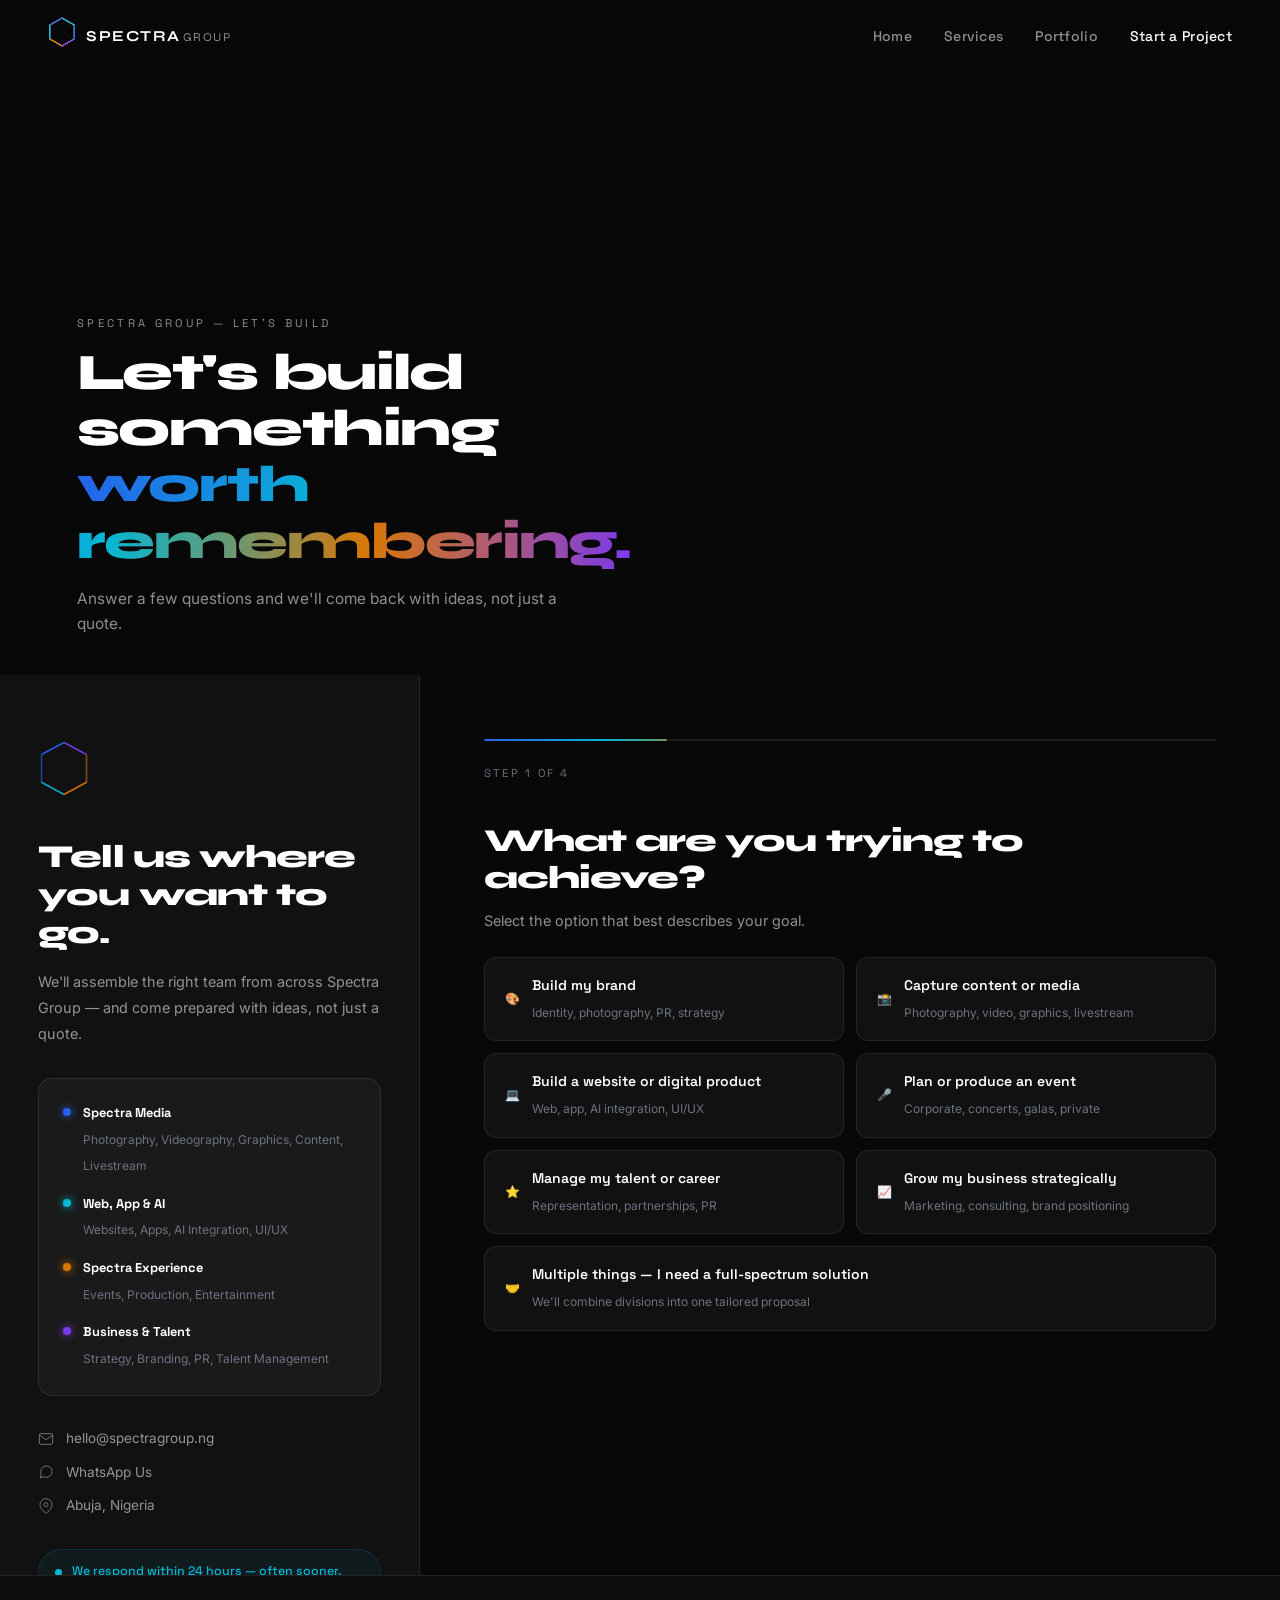
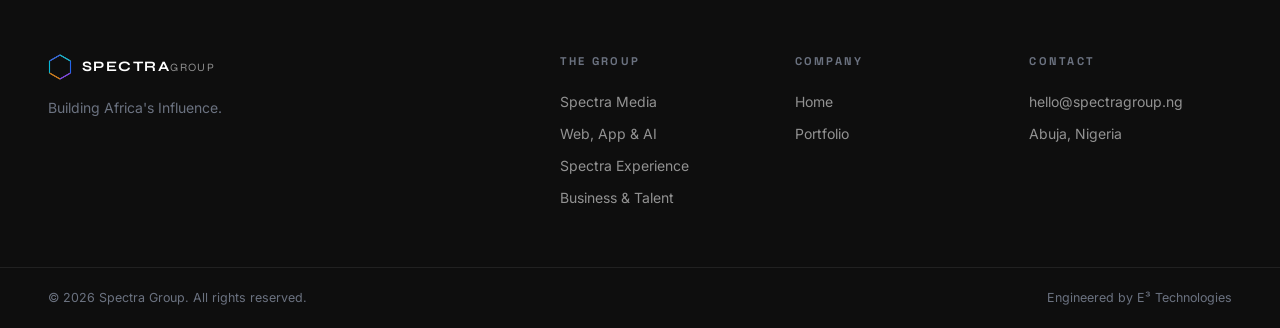
<file: contact.html>
<!DOCTYPE html>
<html lang="en">
<head>
  <meta charset="UTF-8" />
  <meta name="viewport" content="width=device-width, initial-scale=1.0" />
  <title>Start a Project — Spectra Group</title>
  <meta name="description" content="Tell us where you want to go. We'll assemble the right team from across Spectra Group to get you there." />
  <link rel="preconnect" href="https://fonts.googleapis.com" />
  <link rel="preconnect" href="https://fonts.gstatic.com" crossorigin />
  <link href="https://fonts.googleapis.com/css2?family=Syne:wght@400;500;600;700;800&family=Inter:wght@300;400;500;600&family=Space+Grotesk:wght@300;400;500;600;700&display=swap" rel="stylesheet" />
  <link rel="stylesheet" href="styles.css" />
  
</head>
<body>

  <nav id="navbar">
    <div class="nav-inner">
      <a href="index.html" class="nav-logo">
        <div class="logo-prism">
          <svg viewBox="0 0 32 36" fill="none"><polygon points="16,2 30,10 30,26 16,34 2,26 2,10" stroke="white" stroke-width="1.2" fill="none"/><line x1="16" y1="2" x2="2" y2="10" stroke="#2563EB" stroke-width="1.5"/><line x1="2" y1="10" x2="2" y2="26" stroke="#06B6D4" stroke-width="1.5"/><line x1="2" y1="26" x2="16" y2="34" stroke="#D97706" stroke-width="1.5"/><line x1="16" y1="34" x2="30" y2="26" stroke="#7C3AED" stroke-width="1.5"/><line x1="30" y1="26" x2="30" y2="10" stroke="#2563EB" stroke-width="1.5"/><line x1="30" y1="10" x2="16" y2="2" stroke="#06B6D4" stroke-width="1.5"/></svg>
        </div>
        <span>SPECTRA<em>GROUP</em></span>
      </a>
      <div class="nav-links">
        <a href="index.html">Home</a>
        <a href="services.html">Services</a>
        <a href="portfolio.html">Portfolio</a>
        <a href="contact.html" class="active">Start a Project</a>
      </div>
      <button class="hamburger" id="hamburger" aria-label="Open menu">
        <span></span><span></span><span></span>
      </button>
    </div>
    <div class="mobile-menu" id="mobileMenu">
      <a href="index.html">Home</a>
      <a href="services.html">Services</a>
      <a href="portfolio.html">Portfolio</a>
      <a href="contact.html">Start a Project</a>
    </div>
  </nav>

  <!-- PRISM PROGRESS -->
  <div class="prism-progress" id="prismProgress">
    <div class="pp-prism">
      <svg viewBox="0 0 32 36" fill="none" xmlns="http://www.w3.org/2000/svg">
        <polygon points="16,2 30,10 30,26 16,34 2,26 2,10" stroke="rgba(255,255,255,0.2)" stroke-width="1" fill="none"/>
        <line class="pp-line" data-div="media"    x1="16" y1="2"  x2="2"  y2="10" stroke="#2563EB" stroke-width="1.5" opacity="0.3"/>
        <line class="pp-line" data-div="media"    x1="2"  y1="10" x2="2"  y2="26" stroke="#2563EB" stroke-width="1.5" opacity="0.3"/>
        <line class="pp-line" data-div="web"      x1="2"  y1="26" x2="16" y2="34" stroke="#06B6D4" stroke-width="1.5" opacity="0.3"/>
        <line class="pp-line" data-div="events"   x1="16" y1="34" x2="30" y2="26" stroke="#D97706" stroke-width="1.5" opacity="0.3"/>
        <line class="pp-line" data-div="events"   x1="30" y1="26" x2="30" y2="10" stroke="#D97706" stroke-width="1.5" opacity="0.3"/>
        <line class="pp-line" data-div="business" x1="30" y1="10" x2="16" y2="2"  stroke="#7C3AED" stroke-width="1.5" opacity="0.3"/>
      </svg>
    </div>
    <div class="pp-labels">
      <span data-div="media">Media</span>
      <span data-div="web">Web & AI</span>
      <span data-div="events">Events</span>
      <span data-div="business">Business</span>
    </div>
  </div>

  <!-- HERO -->
  <section class="page-hero contact-hero">
    <div class="page-hero-slides">
      <div class="page-hero-slide active" style="background-image:url('https://images.unsplash.com/photo-1521737604893-d14cc237f11d?w=1920&q=90')"></div>
      <div class="page-hero-slide" style="background-image:url('https://images.unsplash.com/photo-1542744173-8e7e53415bb0?w=1920&q=90')"></div>
    </div>
    <div class="hero-overlay"></div>
    <div class="page-hero-content">
      <p class="page-hero-label">SPECTRA GROUP — LET'S BUILD</p>
      <h1 class="page-hero-title">Let's build something<br/><em>worth remembering.</em></h1>
      <p class="page-hero-sub">Answer a few questions and we'll come back with ideas, not just a quote.</p>
    </div>
  </section>

  <!-- CONTACT LAYOUT -->
  <section class="contact-layout">

    <!-- LEFT PANEL — static info -->
    <div class="contact-left">
      <div class="contact-left-inner">
        <div class="cl-prism">
          <svg viewBox="0 0 60 68" fill="none" xmlns="http://www.w3.org/2000/svg">
            <polygon points="30,4 56,18 56,50 30,64 4,50 4,18" stroke="rgba(255,255,255,0.1)" stroke-width="1" fill="none"/>
            <line x1="30" y1="4"  x2="4"  y2="18" stroke="#2563EB" stroke-width="2" opacity="0.9"/>
            <line x1="4"  y1="18" x2="4"  y2="50" stroke="#2563EB" stroke-width="2" opacity="0.5"/>
            <line x1="4"  y1="50" x2="30" y2="64" stroke="#06B6D4" stroke-width="2" opacity="0.9"/>
            <line x1="30" y1="64" x2="56" y2="50" stroke="#D97706" stroke-width="2" opacity="0.9"/>
            <line x1="56" y1="50" x2="56" y2="18" stroke="#D97706" stroke-width="2" opacity="0.5"/>
            <line x1="56" y1="18" x2="30" y2="4"  stroke="#7C3AED" stroke-width="2" opacity="0.9"/>
          </svg>
        </div>
        <h2>Tell us where you want to go.</h2>
        <p>We'll assemble the right team from across Spectra Group — and come prepared with ideas, not just a quote.</p>

        <div class="cl-divisions">
          <div class="cl-div cl-media">
            <span class="cl-div-dot"></span>
            <div>
              <strong>Spectra Media</strong>
              <span>Photography, Videography, Graphics, Content, Livestream</span>
            </div>
          </div>
          <div class="cl-div cl-web">
            <span class="cl-div-dot"></span>
            <div>
              <strong>Web, App & AI</strong>
              <span>Websites, Apps, AI Integration, UI/UX</span>
            </div>
          </div>
          <div class="cl-div cl-events">
            <span class="cl-div-dot"></span>
            <div>
              <strong>Spectra Experience</strong>
              <span>Events, Production, Entertainment</span>
            </div>
          </div>
          <div class="cl-div cl-business">
            <span class="cl-div-dot"></span>
            <div>
              <strong>Business & Talent</strong>
              <span>Strategy, Branding, PR, Talent Management</span>
            </div>
          </div>
        </div>

        <div class="cl-contact-info">
          <a href="mailto:hello@spectragroup.ng" class="cl-contact-item">
            <svg viewBox="0 0 24 24" fill="none" stroke="currentColor" stroke-width="1.5"><path d="M4 4h16c1.1 0 2 .9 2 2v12c0 1.1-.9 2-2 2H4c-1.1 0-2-.9-2-2V6c0-1.1.9-2 2-2z"/><polyline points="22,6 12,13 2,6"/></svg>
            <span>hello@spectragroup.ng</span>
          </a>
          <a href="https://wa.me/2340000000000" class="cl-contact-item" target="_blank" rel="noopener">
            <svg viewBox="0 0 24 24" fill="none" stroke="currentColor" stroke-width="1.5"><path d="M21 11.5a8.38 8.38 0 0 1-.9 3.8 8.5 8.5 0 0 1-7.6 4.7 8.38 8.38 0 0 1-3.8-.9L3 21l1.9-5.7a8.38 8.38 0 0 1-.9-3.8 8.5 8.5 0 0 1 4.7-7.6 8.38 8.38 0 0 1 3.8-.9h.5a8.48 8.48 0 0 1 8 8v.5z"/></svg>
            <span>WhatsApp Us</span>
          </a>
          <div class="cl-contact-item">
            <svg viewBox="0 0 24 24" fill="none" stroke="currentColor" stroke-width="1.5"><path d="M21 10c0 7-9 13-9 13s-9-6-9-13a9 9 0 0 1 18 0z"/><circle cx="12" cy="10" r="3"/></svg>
            <span>Abuja, Nigeria</span>
          </div>
        </div>

        <div class="cl-response-note">
          <div class="cl-rn-dot"></div>
          <span>We respond within 24 hours — often sooner.</span>
        </div>
      </div>
    </div>

    <!-- RIGHT PANEL — Project Builder -->
    <div class="contact-right">

      <!-- Progress bar -->
      <div class="pb-progress-bar">
        <div class="pb-progress-fill" id="pbProgressFill"></div>
      </div>
      <div class="pb-step-label" id="pbStepLabel">Step 1 of 4</div>

      <!-- STEP 1: GOAL -->
      <div class="pb-step active" id="step1">
        <h3>What are you trying to achieve?</h3>
        <p>Select the option that best describes your goal.</p>
        <div class="pb-options">
          <button class="pb-option" data-value="brand" data-next="2">
            <span class="pb-option-icon">🎨</span>
            <div>
              <strong>Build my brand</strong>
              <span>Identity, photography, PR, strategy</span>
            </div>
          </button>
          <button class="pb-option" data-value="content" data-next="2">
            <span class="pb-option-icon">📸</span>
            <div>
              <strong>Capture content or media</strong>
              <span>Photography, video, graphics, livestream</span>
            </div>
          </button>
          <button class="pb-option" data-value="digital" data-next="2">
            <span class="pb-option-icon">💻</span>
            <div>
              <strong>Build a website or digital product</strong>
              <span>Web, app, AI integration, UI/UX</span>
            </div>
          </button>
          <button class="pb-option" data-value="event" data-next="2">
            <span class="pb-option-icon">🎤</span>
            <div>
              <strong>Plan or produce an event</strong>
              <span>Corporate, concerts, galas, private</span>
            </div>
          </button>
          <button class="pb-option" data-value="talent" data-next="2">
            <span class="pb-option-icon">⭐</span>
            <div>
              <strong>Manage my talent or career</strong>
              <span>Representation, partnerships, PR</span>
            </div>
          </button>
          <button class="pb-option" data-value="grow" data-next="2">
            <span class="pb-option-icon">📈</span>
            <div>
              <strong>Grow my business strategically</strong>
              <span>Marketing, consulting, brand positioning</span>
            </div>
          </button>
          <button class="pb-option pb-option-full" data-value="multiple" data-next="2">
            <span class="pb-option-icon">🤝</span>
            <div>
              <strong>Multiple things — I need a full-spectrum solution</strong>
              <span>We'll combine divisions into one tailored proposal</span>
            </div>
          </button>
        </div>
      </div>

      <!-- STEP 2: TIMELINE + BUDGET -->
      <div class="pb-step" id="step2">
        <h3>Scope and readiness.</h3>
        <p>Help us understand your timeline and scale.</p>

        <div class="pb-field-label">What's your timeline?</div>
        <div class="pb-options pb-options-sm">
          <button class="pb-option" data-field="timeline" data-value="immediately">
            <div><strong>Immediately</strong><span>This week</span></div>
          </button>
          <button class="pb-option" data-field="timeline" data-value="2-4weeks">
            <div><strong>2–4 Weeks</strong><span>Planning ahead</span></div>
          </button>
          <button class="pb-option" data-field="timeline" data-value="1-3months">
            <div><strong>1–3 Months</strong><span>Building momentum</span></div>
          </button>
          <button class="pb-option" data-field="timeline" data-value="exploring">
            <div><strong>Just Exploring</strong><span>No urgency</span></div>
          </button>
        </div>

        <div class="pb-field-label" style="margin-top:2rem;">Budget range (optional)</div>
        <div class="pb-options pb-options-sm">
          <button class="pb-option" data-field="budget" data-value="under500k">
            <div><strong>Under ₦500,000</strong></div>
          </button>
          <button class="pb-option" data-field="budget" data-value="500k-2m">
            <div><strong>₦500k – ₦2M</strong></div>
          </button>
          <button class="pb-option" data-field="budget" data-value="2m-5m">
            <div><strong>₦2M – ₦5M</strong></div>
          </button>
          <button class="pb-option" data-field="budget" data-value="above5m">
            <div><strong>Above ₦5M</strong></div>
          </button>
          <button class="pb-option" data-field="budget" data-value="discuss">
            <div><strong>Prefer to Discuss</strong></div>
          </button>
        </div>

        <div class="pb-nav-btns">
          <button class="pb-back-btn" data-back="1">← Back</button>
          <button class="pb-next-btn" data-next="3">Continue →</button>
        </div>
      </div>

      <!-- STEP 3: CONTACT DETAILS -->
      <div class="pb-step" id="step3">
        <h3>How do we reach you?</h3>
        <p>Simple details so we can prepare and get in touch.</p>
        <div class="pb-form">
          <div class="pb-input-group">
            <label for="pb-name">Full Name *</label>
            <input type="text" id="pb-name" placeholder="Your full name" autocomplete="name" />
          </div>
          <div class="pb-input-group">
            <label for="pb-email">Email Address *</label>
            <input type="email" id="pb-email" placeholder="you@email.com" autocomplete="email" />
          </div>
          <div class="pb-input-group">
            <label for="pb-phone">Phone / WhatsApp *</label>
            <input type="tel" id="pb-phone" placeholder="+234 000 000 0000" autocomplete="tel" />
          </div>
          <div class="pb-input-group">
            <label for="pb-brand">Brand / Company Name <span class="optional">(optional)</span></label>
            <input type="text" id="pb-brand" placeholder="Your company or project name" />
          </div>
          <div class="pb-input-group pb-input-full">
            <label for="pb-extra">Anything else we should know? <span class="optional">(optional)</span></label>
            <textarea id="pb-extra" rows="3" placeholder="Share any extra context, references, or ideas..."></textarea>
          </div>
        </div>
        <div class="pb-nav-btns">
          <button class="pb-back-btn" data-back="2">← Back</button>
          <button class="pb-next-btn" id="buildSummaryBtn" data-next="4">Review My Inquiry →</button>
        </div>
      </div>

      <!-- STEP 4: SUMMARY + SUBMIT -->
      <div class="pb-step" id="step4">
        <h3>Here's what we'll prepare.</h3>
        <p>Review your inquiry before we send it to the Spectra team.</p>
        <div class="pb-summary" id="pbSummary">
          <!-- Populated by JS -->
        </div>
        <div class="pb-nav-btns">
          <button class="pb-back-btn" data-back="3">← Edit</button>
          <button class="pb-submit-btn" id="pbSubmitBtn">Send My Inquiry ✦</button>
        </div>
      </div>

      <!-- STEP 5: SUCCESS -->
      <div class="pb-step" id="step5">
        <div class="pb-success">
          <div class="pb-success-icon">
            <svg viewBox="0 0 60 60" fill="none">
              <circle cx="30" cy="30" r="28" stroke="url(#successGrad)" stroke-width="1.5"/>
              <path d="M18 30l8 8 16-16" stroke="url(#successGrad)" stroke-width="2" stroke-linecap="round" stroke-linejoin="round"/>
              <defs>
                <linearGradient id="successGrad" x1="0" y1="0" x2="60" y2="60">
                  <stop offset="0%" stop-color="#2563EB"/>
                  <stop offset="50%" stop-color="#06B6D4"/>
                  <stop offset="100%" stop-color="#7C3AED"/>
                </linearGradient>
              </defs>
            </svg>
          </div>
          <h3>Your inquiry is on its way.</h3>
          <p>A member of the Spectra team will review your project and reach out within 24 hours — often sooner. In the meantime, explore our work.</p>
          <div class="pb-success-links">
            <a href="portfolio.html" class="btn-primary">View Portfolio →</a>
            <a href="index.html" class="btn-ghost">Back to Home</a>
          </div>
        </div>
      </div>

    </div>
  </section>

  <!-- FOOTER -->
  <footer class="footer">
    <div class="footer-inner">
      <div class="footer-brand">
        <div class="footer-logo">
          <svg viewBox="0 0 32 36" fill="none"><polygon points="16,2 30,10 30,26 16,34 2,26 2,10" stroke="white" stroke-width="1" fill="none"/><line x1="16" y1="2" x2="2" y2="10" stroke="#2563EB" stroke-width="1.5"/><line x1="2" y1="10" x2="2" y2="26" stroke="#06B6D4" stroke-width="1.5"/><line x1="2" y1="26" x2="16" y2="34" stroke="#D97706" stroke-width="1.5"/><line x1="16" y1="34" x2="30" y2="26" stroke="#7C3AED" stroke-width="1.5"/><line x1="30" y1="26" x2="30" y2="10" stroke="#2563EB" stroke-width="1.5"/><line x1="30" y1="10" x2="16" y2="2" stroke="#06B6D4" stroke-width="1.5"/></svg>
          <span>SPECTRA<em>GROUP</em></span>
        </div>
        <p>Building Africa's Influence.</p>
      </div>
      <div class="footer-links">
        <div class="footer-col">
          <h5>The Group</h5>
          <a href="services.html#media">Spectra Media</a>
          <a href="services.html#web">Web, App & AI</a>
          <a href="services.html#events">Spectra Experience</a>
          <a href="services.html#business">Business & Talent</a>
        </div>
        <div class="footer-col">
          <h5>Company</h5>
          <a href="index.html">Home</a>
          <a href="portfolio.html">Portfolio</a>
        </div>
        <div class="footer-col">
          <h5>Contact</h5>
          <a href="mailto:hello@spectragroup.ng">hello@spectragroup.ng</a>
          <span>Abuja, Nigeria</span>
        </div>
      </div>
    </div>
    <div class="footer-bottom">
      <span>© 2026 Spectra Group. All rights reserved.</span>
      <span>Engineered by E³ Technologies</span>
    </div>
  </footer>

  <script src="contact.js" defer></script>
  
</body>
</html>
</file>
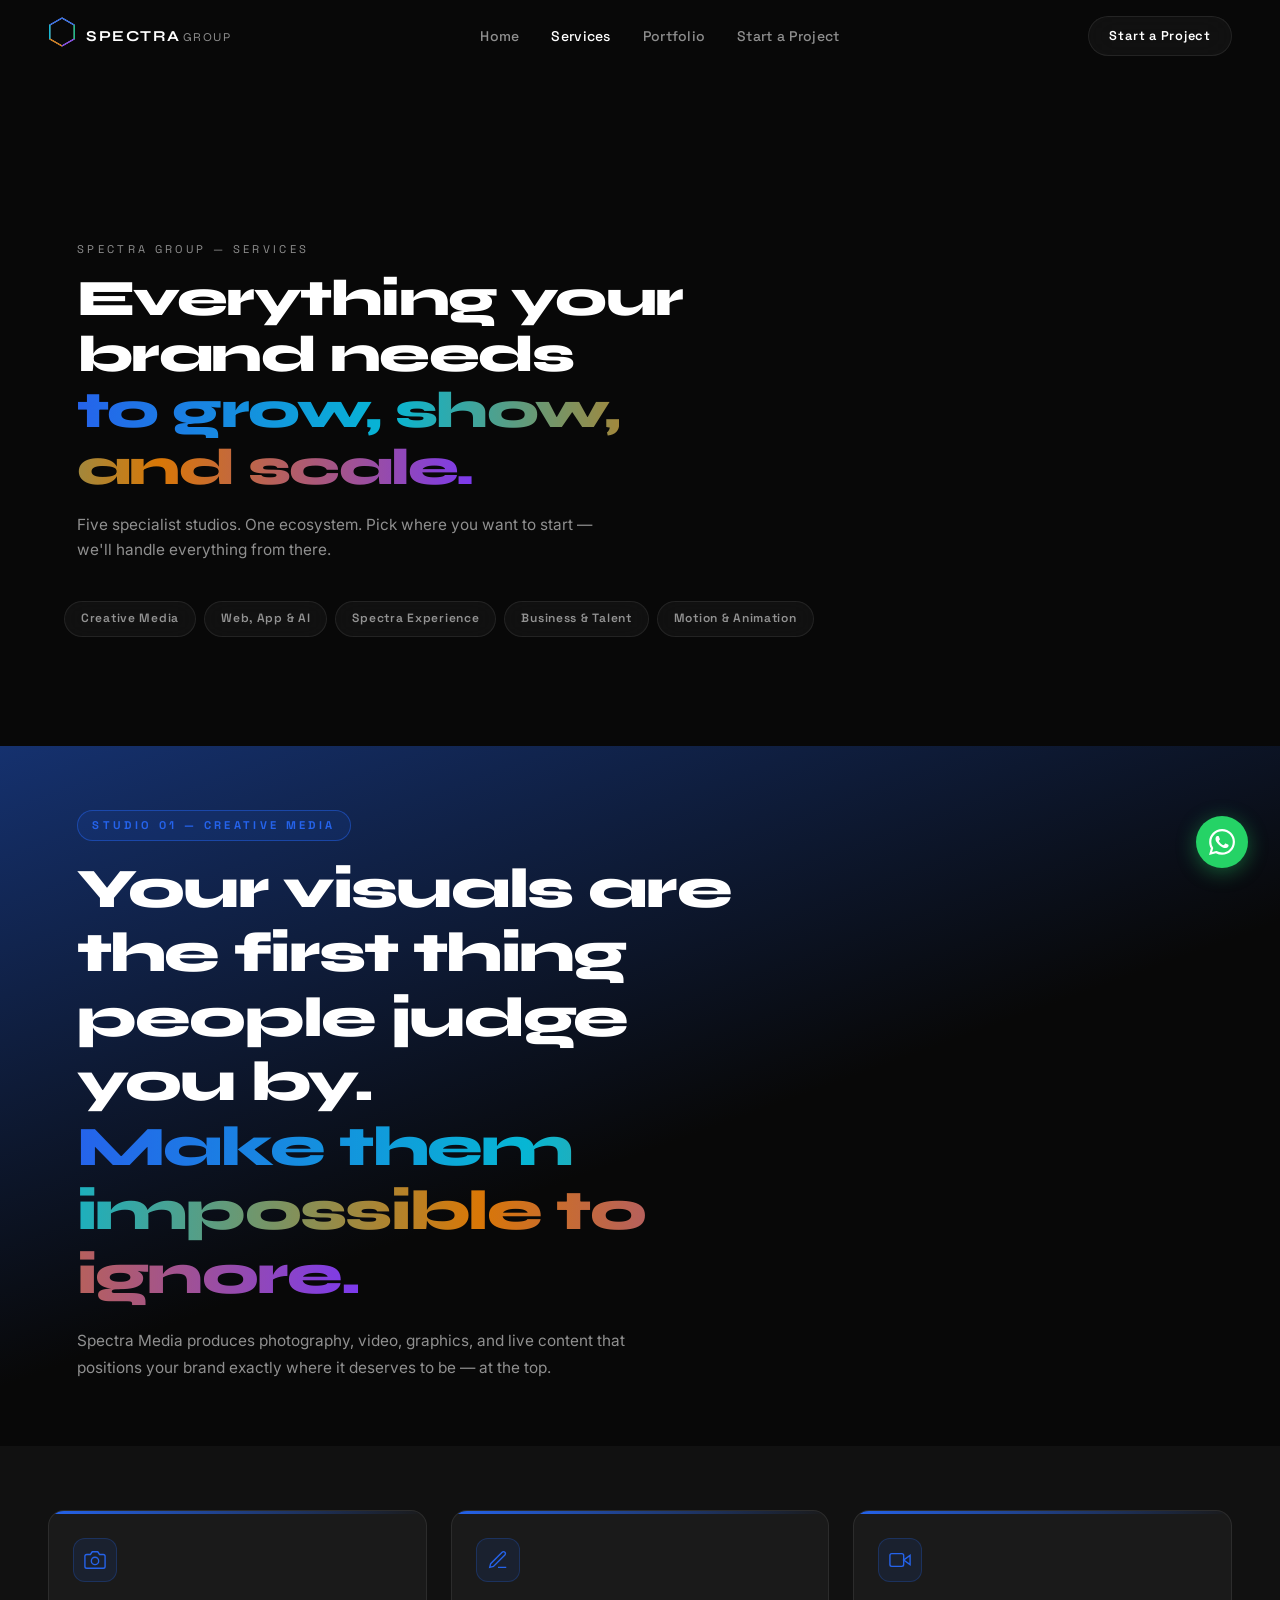
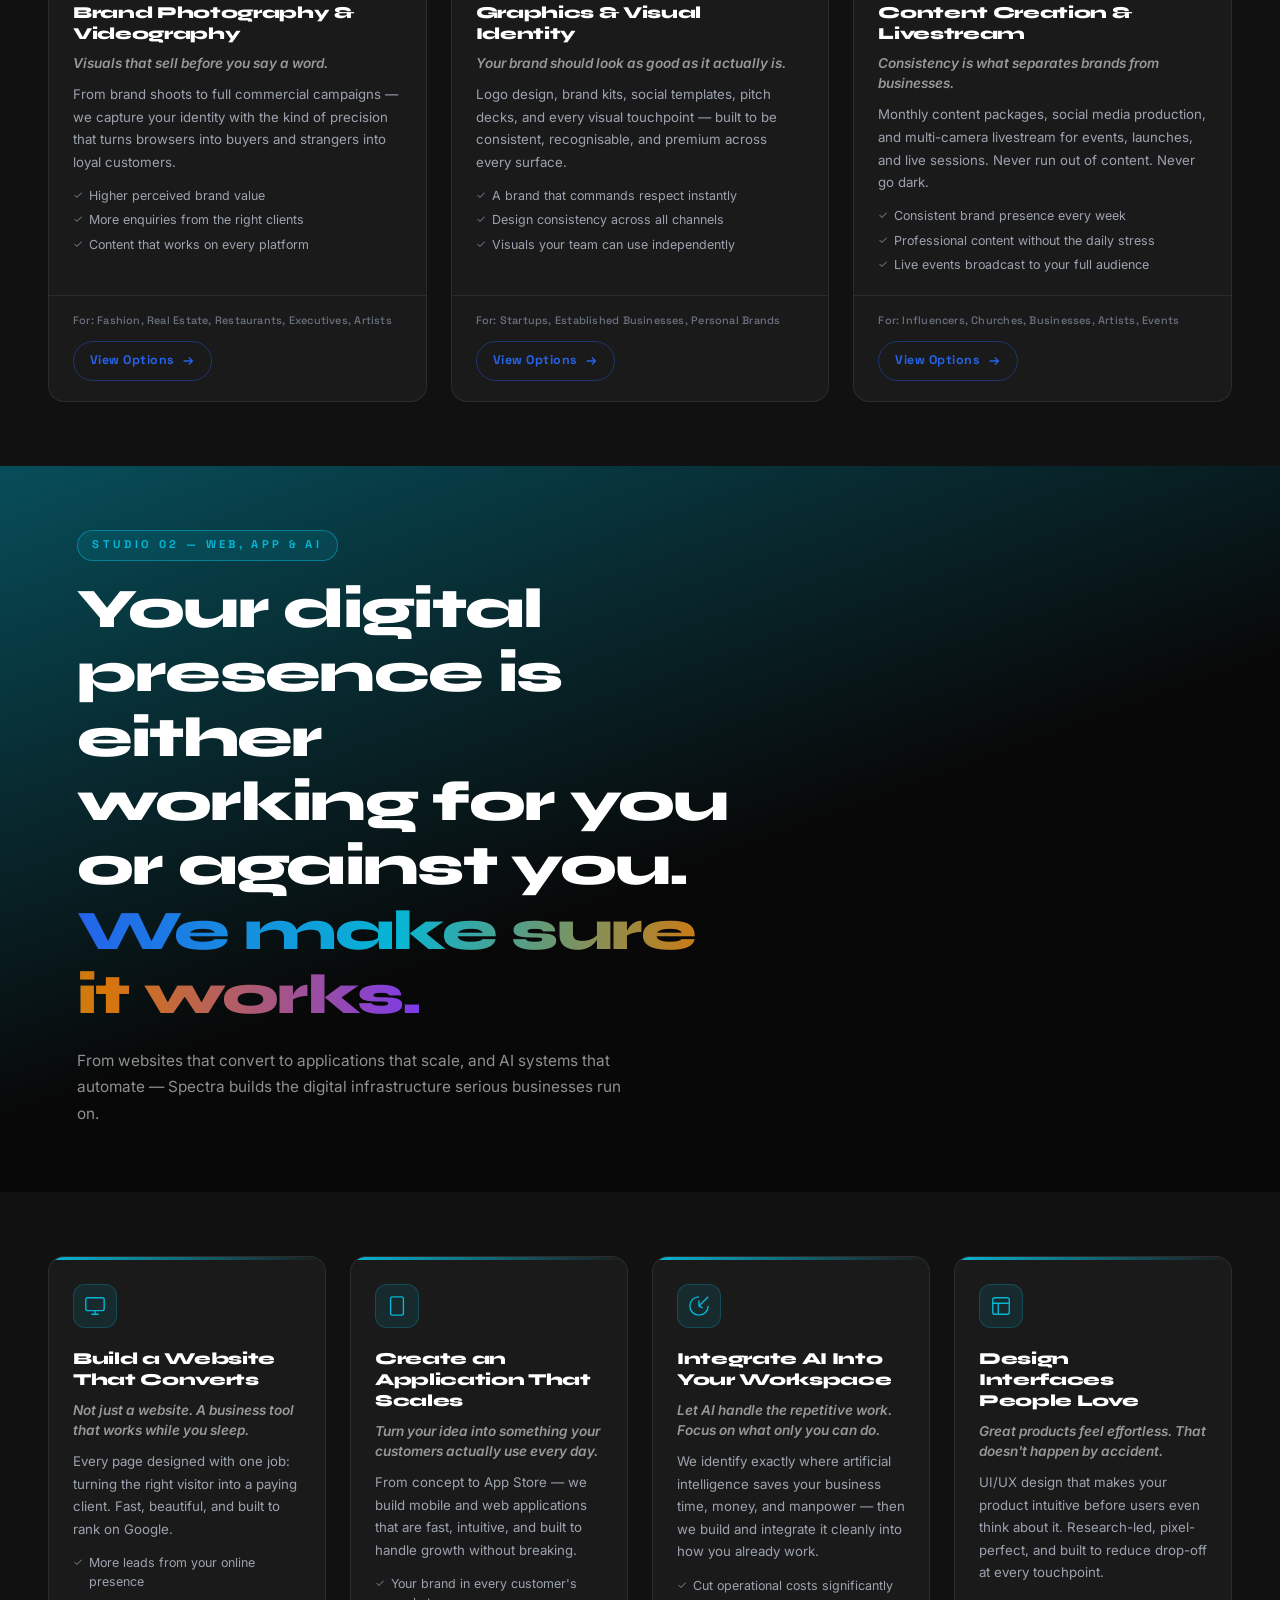
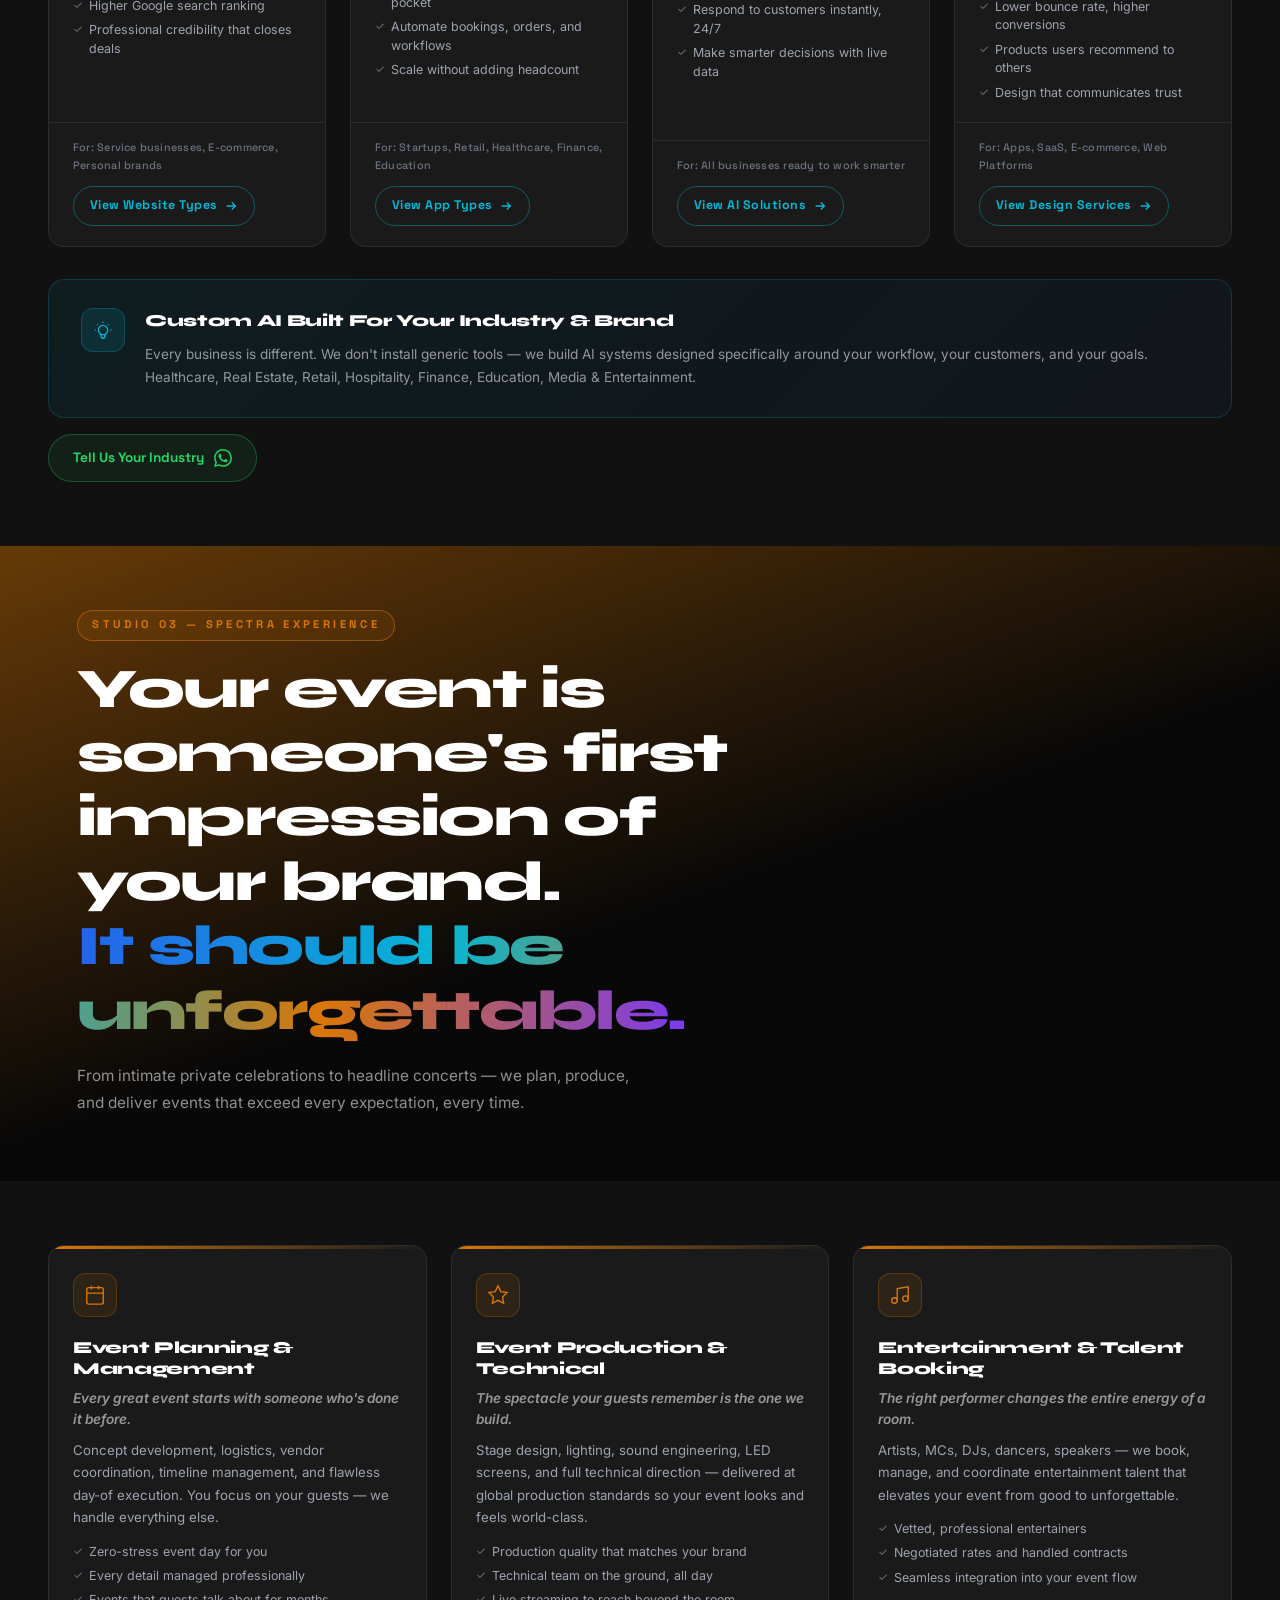
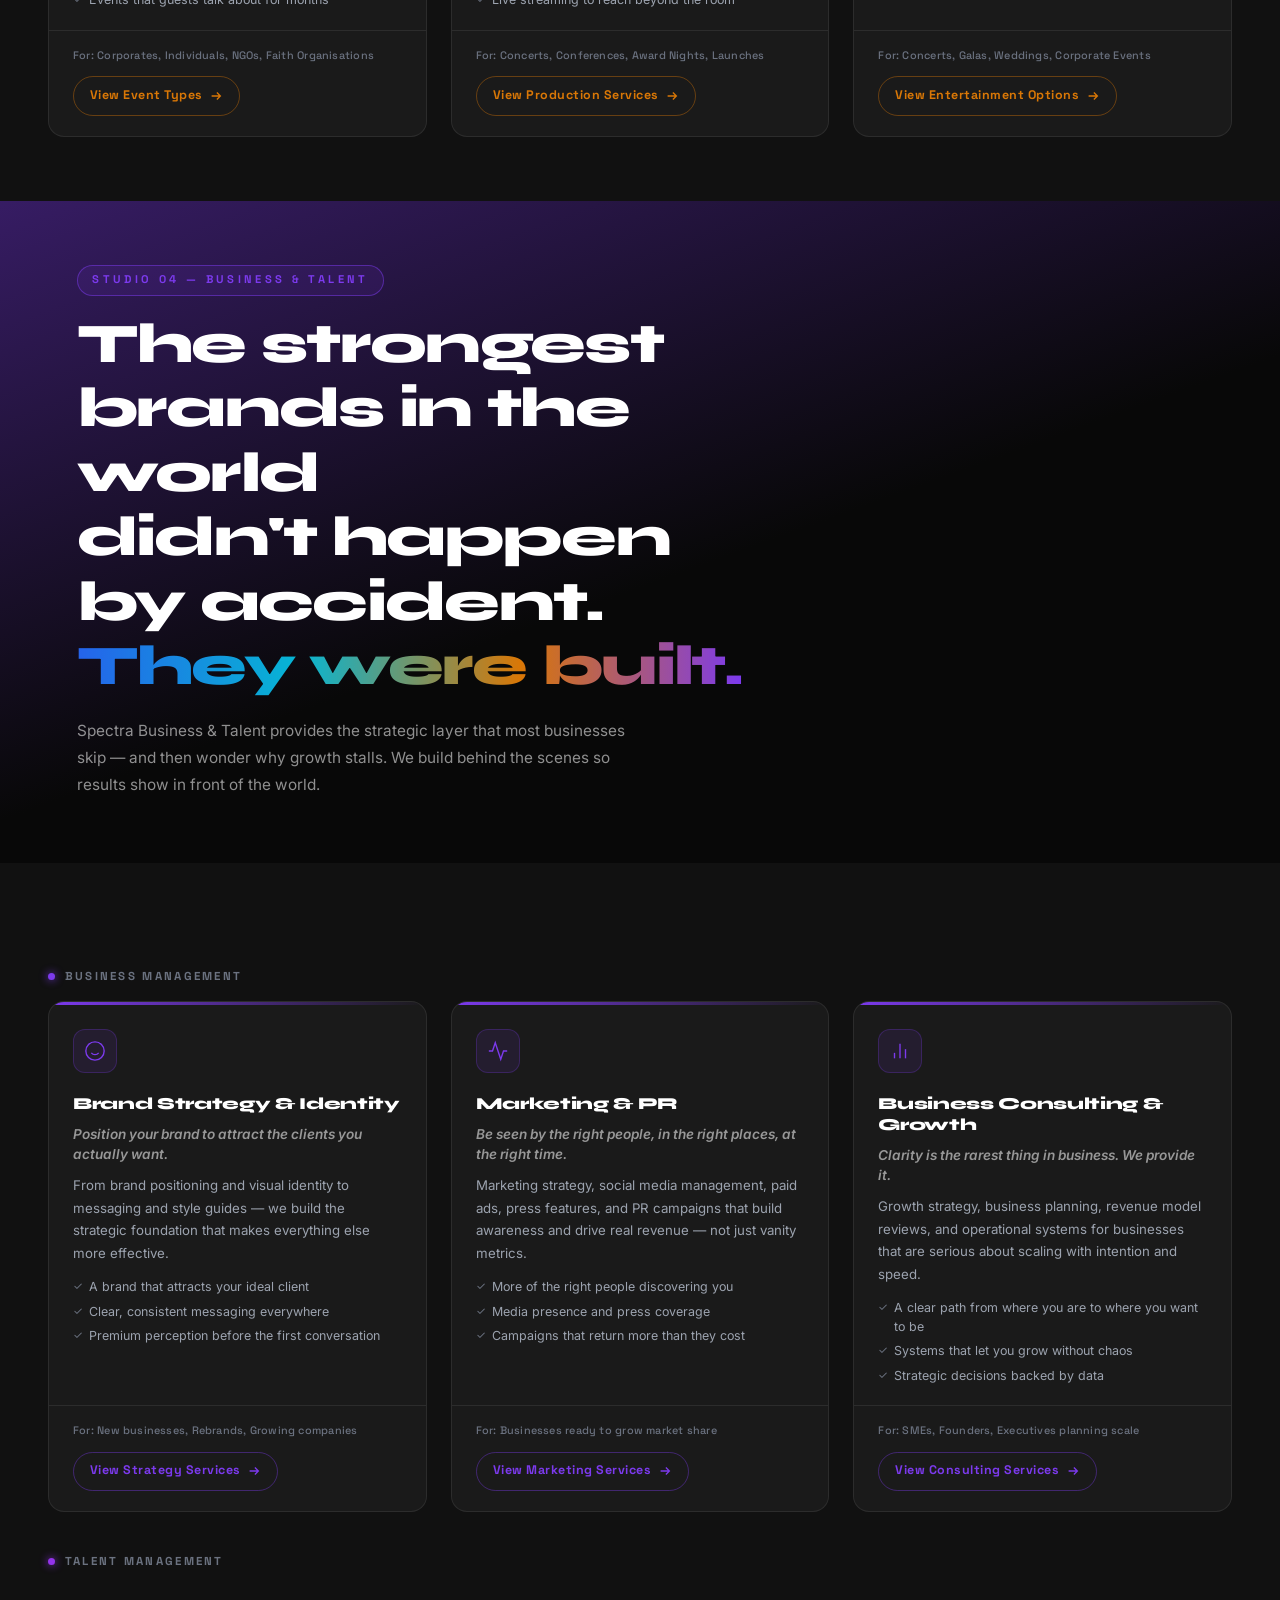
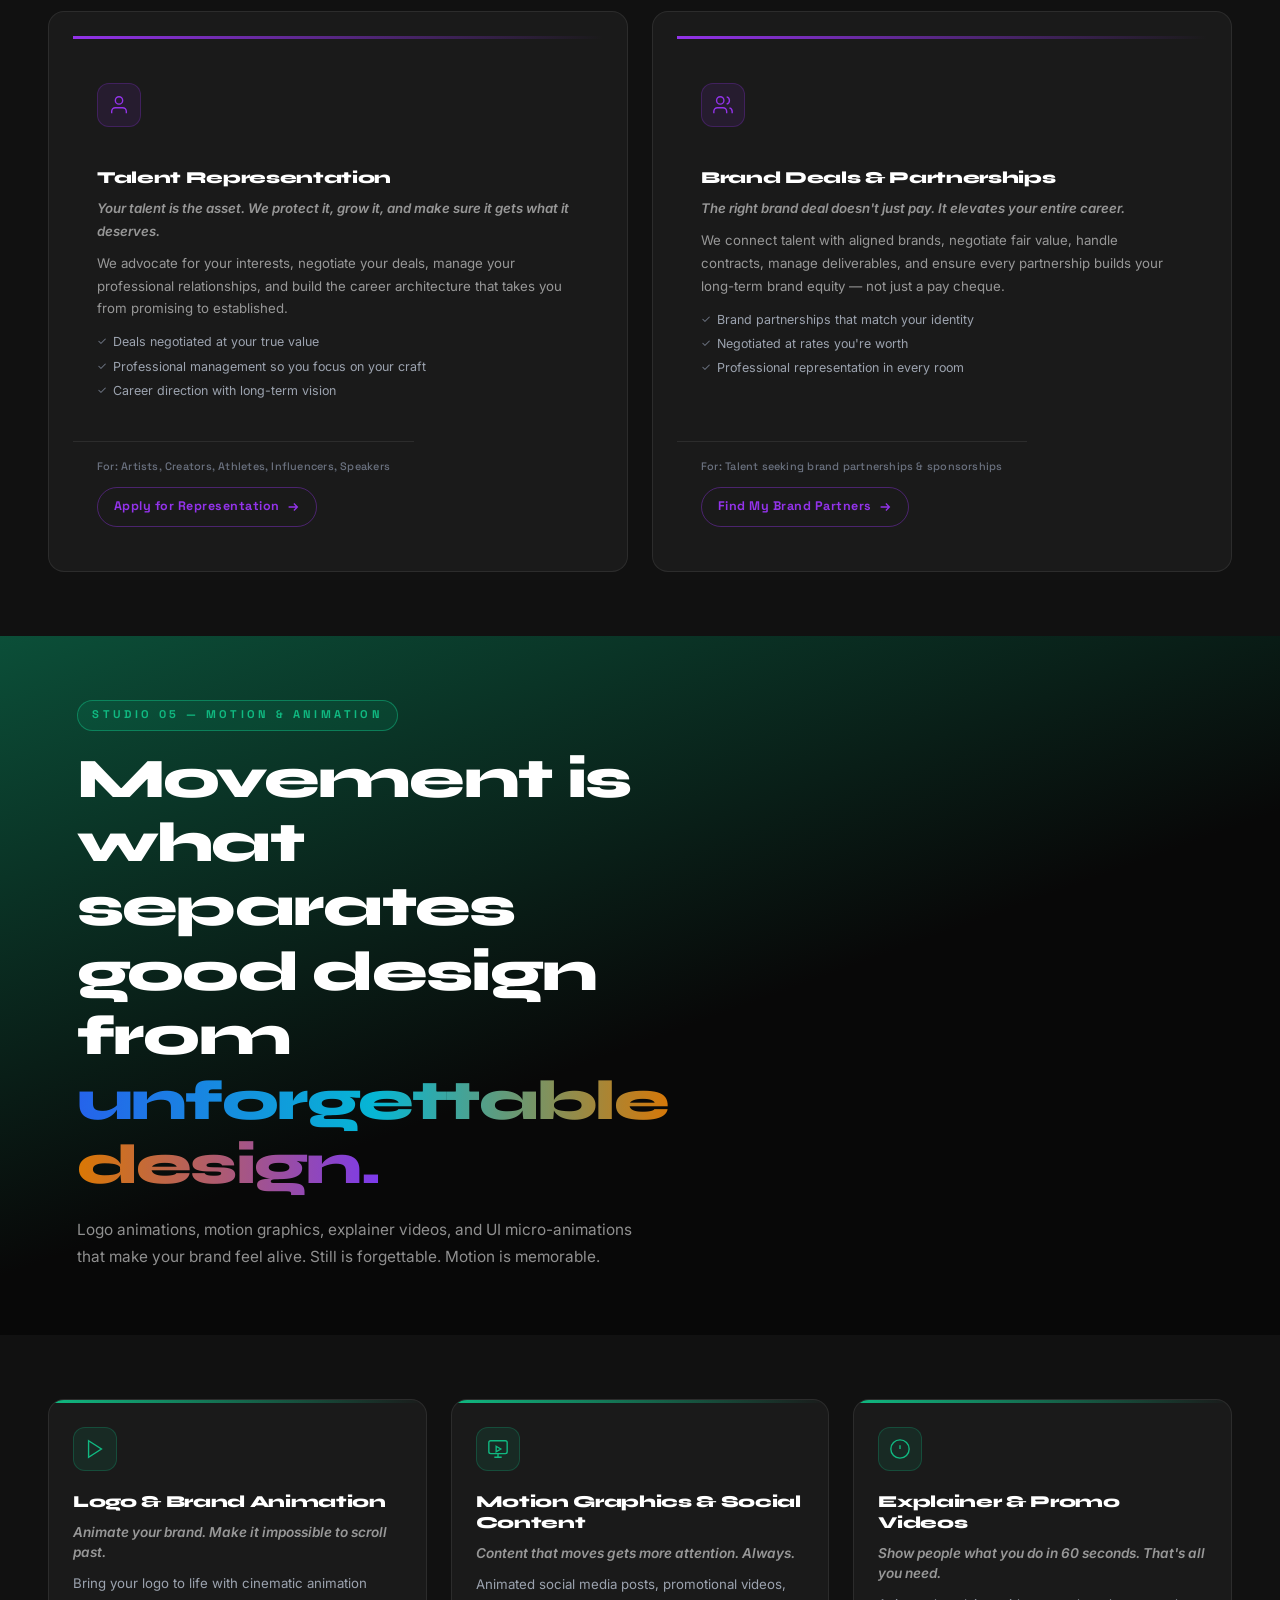
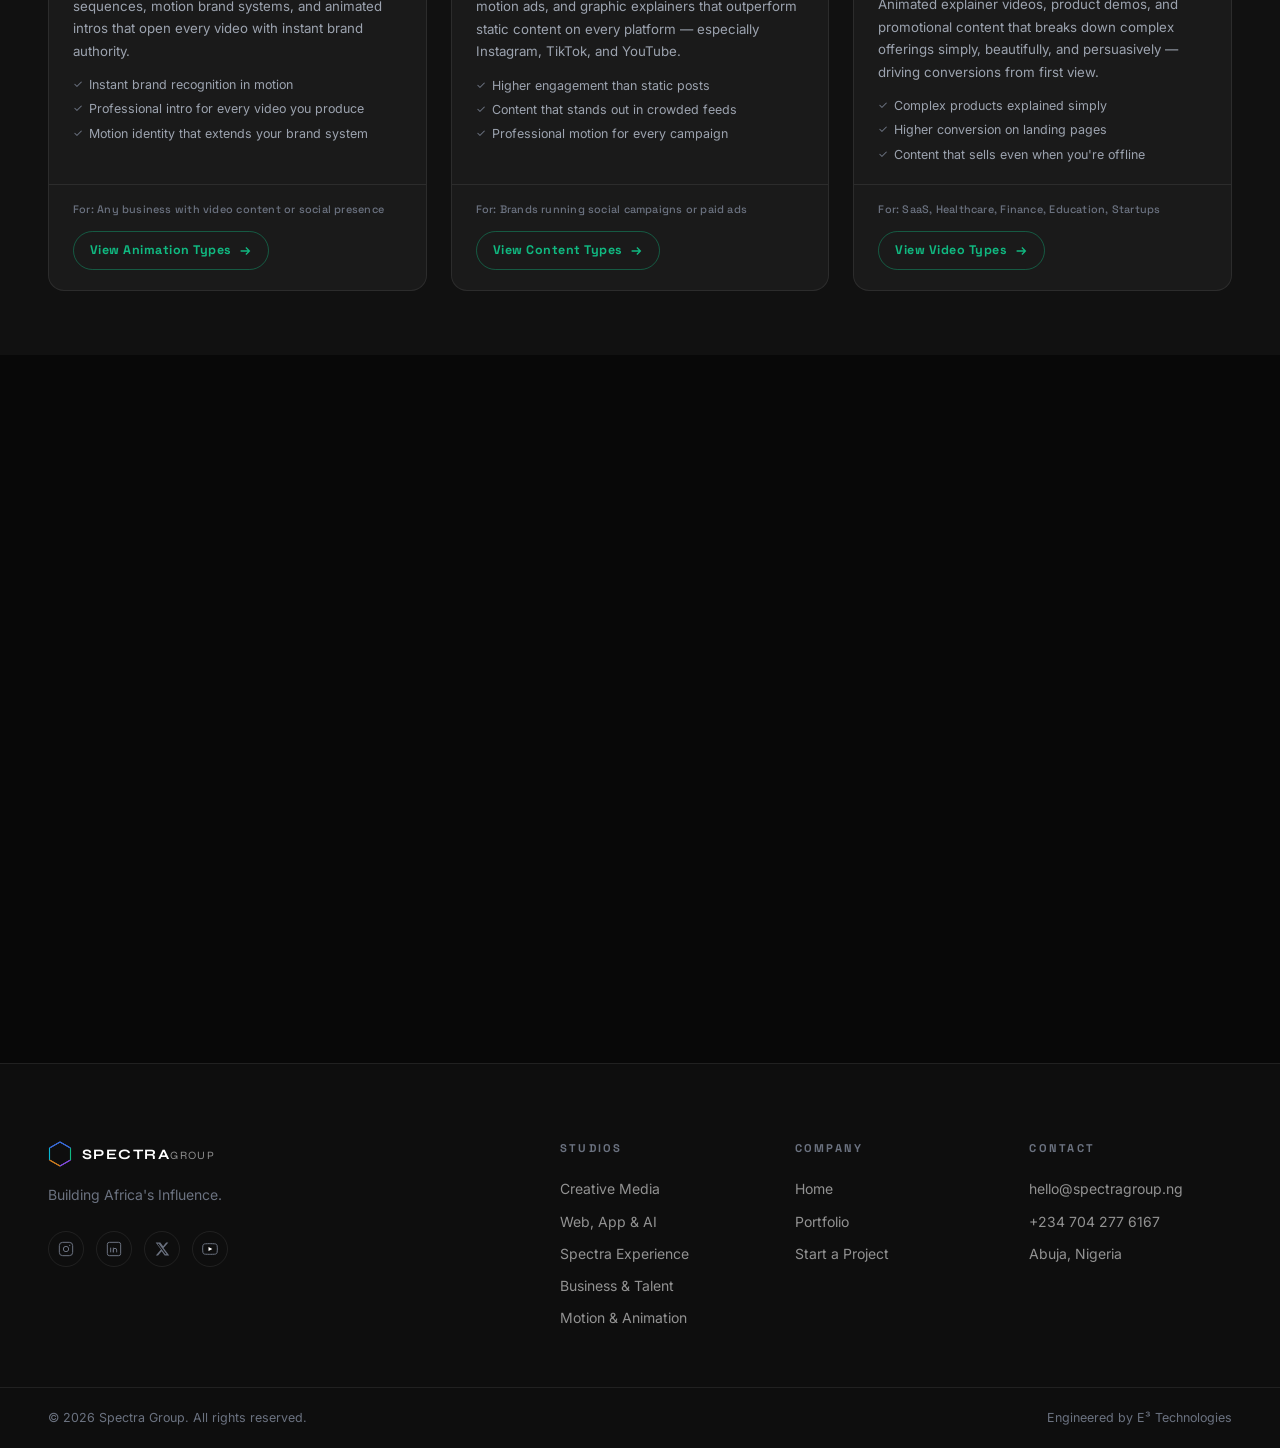
<file: services.html>
<!DOCTYPE html>
<html lang="en">
<head>
  <meta charset="UTF-8" />
  <meta name="viewport" content="width=device-width, initial-scale=1.0" />
  <title>Services — Spectra Group | Photography, Web Design, Events & AI in Abuja Nigeria</title>
  <meta name="description" content="Spectra Group offers photography, videography, web design, app development, AI automation, event production, brand strategy and talent management in Abuja, Nigeria. Get world-class creative and digital services for your business." />
  <meta name="keywords" content="photography studio Abuja, web design Nigeria, app developer Abuja, AI automation Nigeria, event planner Abuja, brand strategy Nigeria, videographer Abuja, e-commerce website Nigeria, WhatsApp automation, talent management Nigeria" />
  <meta name="robots" content="index, follow" />
  <meta name="author" content="Spectra Group" />
  <link rel="canonical" href="https://spectragroup.ng/services.html" />

  <!-- Open Graph -->
  <meta property="og:type" content="website" />
  <meta property="og:title" content="Services — Spectra Group | Abuja Nigeria" />
  <meta property="og:description" content="Photography, web design, AI automation, events, brand strategy and more. Spectra Group — building Africa's most influential brands." />
  <meta property="og:url" content="https://spectragroup.ng/services.html" />
  <meta property="og:site_name" content="Spectra Group" />
  <meta property="og:image" content="https://spectragroup.ng/og-image.jpg" />

  <!-- Twitter Card -->
  <meta name="twitter:card" content="summary_large_image" />
  <meta name="twitter:title" content="Services — Spectra Group" />
  <meta name="twitter:description" content="Creative media, digital solutions, events, AI and business strategy for African brands." />

  <!-- Schema: Local Business -->
  <script type="application/ld+json">
  {
    "@context": "https://schema.org",
    "@type": "ProfessionalService",
    "name": "Spectra Group",
    "url": "https://spectragroup.ng",
    "logo": "https://spectragroup.ng/logo.png",
    "description": "Spectra Group is a full-service creative and business ecosystem in Abuja, Nigeria offering photography, videography, web design, app development, AI integration, event production, and brand strategy.",
    "address": {
      "@type": "PostalAddress",
      "addressLocality": "Abuja",
      "addressCountry": "NG"
    },
    "telephone": "+2347042776167",
    "areaServed": ["Abuja", "Lagos", "Nigeria", "Africa"],
    "hasOfferCatalog": {
      "@type": "OfferCatalog",
      "name": "Spectra Group Services",
      "itemListElement": [
        {"@type": "Offer", "itemOffered": {"@type": "Service", "name": "Brand Photography"}},
        {"@type": "Offer", "itemOffered": {"@type": "Service", "name": "Web Design & Development"}},
        {"@type": "Offer", "itemOffered": {"@type": "Service", "name": "Mobile App Development"}},
        {"@type": "Offer", "itemOffered": {"@type": "Service", "name": "AI Integration & Automation"}},
        {"@type": "Offer", "itemOffered": {"@type": "Service", "name": "Event Production"}},
        {"@type": "Offer", "itemOffered": {"@type": "Service", "name": "Brand Strategy & PR"}},
        {"@type": "Offer", "itemOffered": {"@type": "Service", "name": "Motion & Animation Design"}}
      ]
    }
  }
  </script>

  <link rel="preconnect" href="https://fonts.googleapis.com" />
  <link rel="preconnect" href="https://fonts.gstatic.com" crossorigin />
  <link href="https://fonts.googleapis.com/css2?family=Syne:wght@400;500;600;700;800&family=Inter:wght@300;400;500;600&family=Space+Grotesk:wght@300;400;500;600;700&display=swap" rel="stylesheet" />
  <link rel="stylesheet" href="styles.css" />
</head>
<body>

  <!-- NAVIGATION -->
  <nav id="navbar">
    <div class="nav-inner">
      <a href="index.html" class="nav-logo">
        <div class="logo-prism">
          <svg viewBox="0 0 32 36" fill="none">
            <polygon points="16,2 30,10 30,26 16,34 2,26 2,10" stroke="white" stroke-width="1.2" fill="none"/>
            <line x1="16" y1="2"  x2="2"  y2="10" stroke="#2563EB" stroke-width="1.5"/>
            <line x1="2"  y1="10" x2="2"  y2="26" stroke="#06B6D4" stroke-width="1.5"/>
            <line x1="2"  y1="26" x2="16" y2="34" stroke="#D97706" stroke-width="1.5"/>
            <line x1="16" y1="34" x2="30" y2="26" stroke="#7C3AED" stroke-width="1.5"/>
            <line x1="30" y1="26" x2="30" y2="10" stroke="#10B981" stroke-width="1.5"/>
            <line x1="30" y1="10" x2="16" y2="2"  stroke="#2563EB" stroke-width="1.5"/>
          </svg>
        </div>
        <span>SPECTRA<em>GROUP</em></span>
      </a>
      <div class="nav-links">
        <a href="index.html">Home</a>
        <a href="services.html" class="active">Services</a>
        <a href="portfolio.html">Portfolio</a>
        <a href="contact.html">Start a Project</a>
      </div>
      <a href="contact.html" class="nav-cta">Start a Project</a>
      <button class="hamburger" id="hamburger" aria-label="Open menu">
        <span></span><span></span><span></span>
      </button>
    </div>
    <div class="mobile-menu" id="mobileMenu">
      <a href="index.html">Home</a>
      <a href="services.html">Services</a>
      <a href="portfolio.html">Portfolio</a>
      <a href="contact.html">Start a Project</a>
    </div>
  </nav>

  <!-- PRISM PROGRESS -->
  <div class="prism-progress" id="prismProgress">
    <div class="pp-prism">
      <svg viewBox="0 0 32 36" fill="none">
        <polygon points="16,2 30,10 30,26 16,34 2,26 2,10" stroke="rgba(255,255,255,0.2)" stroke-width="1" fill="none"/>
        <line class="pp-line" data-div="media"    x1="16" y1="2"  x2="2"  y2="10" stroke="#2563EB" stroke-width="1.5" opacity="0.3"/>
        <line class="pp-line" data-div="media"    x1="2"  y1="10" x2="2"  y2="26" stroke="#2563EB" stroke-width="1.5" opacity="0.3"/>
        <line class="pp-line" data-div="web"      x1="2"  y1="26" x2="16" y2="34" stroke="#06B6D4" stroke-width="1.5" opacity="0.3"/>
        <line class="pp-line" data-div="events"   x1="16" y1="34" x2="30" y2="26" stroke="#D97706" stroke-width="1.5" opacity="0.3"/>
        <line class="pp-line" data-div="business" x1="30" y1="26" x2="30" y2="10" stroke="#7C3AED" stroke-width="1.5" opacity="0.3"/>
        <line class="pp-line" data-div="motion"   x1="30" y1="10" x2="16" y2="2"  stroke="#10B981" stroke-width="1.5" opacity="0.3"/>
      </svg>
    </div>
    <div class="pp-labels">
      <span data-div="media">Media</span>
      <span data-div="web">Web & AI</span>
      <span data-div="events">Events</span>
      <span data-div="business">Business</span>
      <span data-div="motion">Motion</span>
    </div>
  </div>

  <!-- FLOATING WHATSAPP -->
  <a href="https://wa.me/2347042776167?text=Hi%20Spectra%20%F0%9F%91%8B%0A%0AI%20found%20you%20through%20your%20website%20and%20I%27d%20love%20to%20discuss%20a%20project." 
     class="wa-float" target="_blank" rel="noopener" aria-label="Chat on WhatsApp">
    <svg viewBox="0 0 24 24" fill="currentColor">
      <path d="M17.472 14.382c-.297-.149-1.758-.867-2.03-.967-.273-.099-.471-.148-.67.15-.197.297-.767.966-.94 1.164-.173.199-.347.223-.644.075-.297-.15-1.255-.463-2.39-1.475-.883-.788-1.48-1.761-1.653-2.059-.173-.297-.018-.458.13-.606.134-.133.298-.347.446-.52.149-.174.198-.298.298-.497.099-.198.05-.371-.025-.52-.075-.149-.669-1.612-.916-2.207-.242-.579-.487-.5-.669-.51-.173-.008-.371-.01-.57-.01-.198 0-.52.074-.792.372-.272.297-1.04 1.016-1.04 2.479 0 1.462 1.065 2.875 1.213 3.074.149.198 2.096 3.2 5.077 4.487.709.306 1.262.489 1.694.625.712.227 1.36.195 1.871.118.571-.085 1.758-.719 2.006-1.413.248-.694.248-1.289.173-1.413-.074-.124-.272-.198-.57-.347m-5.421 7.403h-.004a9.87 9.87 0 01-5.031-1.378l-.361-.214-3.741.982.998-3.648-.235-.374a9.86 9.86 0 01-1.51-5.26c.001-5.45 4.436-9.884 9.888-9.884 2.64 0 5.122 1.03 6.988 2.898a9.825 9.825 0 012.893 6.994c-.003 5.45-4.437 9.884-9.885 9.884m8.413-18.297A11.815 11.815 0 0012.05 0C5.495 0 .16 5.335.157 11.892c0 2.096.547 4.142 1.588 5.945L.057 24l6.305-1.654a11.882 11.882 0 005.683 1.448h.005c6.554 0 11.89-5.335 11.893-11.893a11.821 11.821 0 00-3.48-8.413z"/>
    </svg>
    <span class="wa-tooltip">Chat with us</span>
  </a>

  <!-- CARD EXPAND OVERLAY -->
  <div class="card-overlay" id="cardOverlay">
    <div class="card-overlay-panel" id="cardOverlayPanel">
      <button class="card-overlay-close" id="cardOverlayClose" aria-label="Close">
        <svg viewBox="0 0 24 24" fill="none" stroke="currentColor" stroke-width="1.5"><path d="M18 6 6 18M6 6l12 12"/></svg>
      </button>
      <div class="card-overlay-content" id="cardOverlayContent"></div>
    </div>
  </div>
  <div class="card-overlay-backdrop" id="cardOverlayBackdrop"></div>

  <!-- ═══════════════════════════════════ -->
  <!-- HERO                               -->
  <!-- ═══════════════════════════════════ -->
  <section class="page-hero services-hero">
    <div class="page-hero-slides">
      <div class="page-hero-slide active" style="background-image:url('https://images.unsplash.com/photo-1497366216548-37526070297c?w=1920&q=90')"></div>
      <div class="page-hero-slide" style="background-image:url('https://images.unsplash.com/photo-1516035069371-29a1b244cc32?w=1920&q=90')"></div>
      <div class="page-hero-slide" style="background-image:url('https://images.unsplash.com/photo-1517245386807-bb43f82c33c4?w=1920&q=90')"></div>
    </div>
    <div class="hero-overlay"></div>
    <div class="page-hero-content">
      <p class="page-hero-label">SPECTRA GROUP — SERVICES</p>
      <h1 class="page-hero-title">Everything your brand needs<br/><em>to grow, show, and scale.</em></h1>
      <p class="page-hero-sub">Five specialist studios. One ecosystem. Pick where you want to start — we'll handle everything from there.</p>
    </div>
    <div class="studio-pills">
      <a href="#media"    class="studio-pill pill-media">Creative Media</a>
      <a href="#web"      class="studio-pill pill-web">Web, App & AI</a>
      <a href="#events"   class="studio-pill pill-events">Spectra Experience</a>
      <a href="#business" class="studio-pill pill-business">Business & Talent</a>
      <a href="#motion"   class="studio-pill pill-motion">Motion & Animation</a>
    </div>
  </section>

  <!-- STICKY NAV -->
  <div class="sticky-studio-nav" id="stickyStudioNav">
    <div class="ssn-inner">
      <a href="#media"    class="ssn-item" data-target="media">Creative Media</a>
      <a href="#web"      class="ssn-item" data-target="web">Web, App & AI</a>
      <a href="#events"   class="ssn-item" data-target="events">Spectra Experience</a>
      <a href="#business" class="ssn-item" data-target="business">Business & Talent</a>
      <a href="#motion"   class="ssn-item" data-target="motion">Motion & Animation</a>
    </div>
  </div>

  <!-- ═══════════════════════════════════════════════════ -->
  <!-- STUDIO 1 — CREATIVE MEDIA                          -->
  <!-- ═══════════════════════════════════════════════════ -->
  <section class="studio-section" id="media" data-div="media">
    <div class="studio-hero-band media-band">
      <div class="studio-hero-slides">
        <div class="studio-slide active" style="background-image:url('https://images.unsplash.com/photo-1542038784456-1ea8e935640e?w=1920&q=90')"></div>
        <div class="studio-slide" style="background-image:url('https://images.unsplash.com/photo-1606983340126-99ab4feaa64a?w=1920&q=90')"></div>
      </div>
      <div class="studio-band-overlay media-overlay"></div>
      <div class="studio-band-content">
        <span class="studio-eyebrow media-eyebrow">Studio 01 — Creative Media</span>
        <h2>Your visuals are the first thing<br/>people judge you by.<br/><em>Make them impossible to ignore.</em></h2>
        <p>Spectra Media produces photography, video, graphics, and live content that positions your brand exactly where it deserves to be — at the top.</p>
      </div>
    </div>

    <div class="studio-cards-section">
      <div class="studio-cards-grid">

        <!-- CARD 1: Photography & Videography -->
        <article class="svc-conv-card media-card" data-overlay="media-photo">
          <div class="scc-accent-bar media-bar"></div>
          <div class="scc-icon media-icon-bg">
            <svg viewBox="0 0 24 24" fill="none" stroke="currentColor" stroke-width="1.5"><path d="M23 19a2 2 0 0 1-2 2H3a2 2 0 0 1-2-2V8a2 2 0 0 1 2-2h4l2-3h6l2 3h4a2 2 0 0 1 2 2z"/><circle cx="12" cy="13" r="4"/></svg>
          </div>
          <div class="scc-body">
            <h3>Brand Photography & Videography</h3>
            <p class="scc-hook">Visuals that sell before you say a word.</p>
            <p class="scc-desc">From brand shoots to full commercial campaigns — we capture your identity with the kind of precision that turns browsers into buyers and strangers into loyal customers.</p>
            <ul class="scc-outcomes">
              <li>Higher perceived brand value</li>
              <li>More enquiries from the right clients</li>
              <li>Content that works on every platform</li>
            </ul>
          </div>
          <div class="scc-footer">
            <span class="scc-for">For: Fashion, Real Estate, Restaurants, Executives, Artists</span>
            <button class="scc-expand-btn media-expand" data-overlay="media-photo">
              View Options <svg viewBox="0 0 16 16" fill="none" stroke="currentColor" stroke-width="1.5"><path d="M3 8h10M9 4l4 4-4 4"/></svg>
            </button>
          </div>
        </article>

        <!-- CARD 2: Graphics & Visual Identity -->
        <article class="svc-conv-card media-card" data-overlay="media-graphics">
          <div class="scc-accent-bar media-bar"></div>
          <div class="scc-icon media-icon-bg">
            <svg viewBox="0 0 24 24" fill="none" stroke="currentColor" stroke-width="1.5"><path d="M12 20h9"/><path d="M16.5 3.5a2.121 2.121 0 0 1 3 3L7 19l-4 1 1-4 12.5-12.5z"/></svg>
          </div>
          <div class="scc-body">
            <h3>Graphics & Visual Identity</h3>
            <p class="scc-hook">Your brand should look as good as it actually is.</p>
            <p class="scc-desc">Logo design, brand kits, social templates, pitch decks, and every visual touchpoint — built to be consistent, recognisable, and premium across every surface.</p>
            <ul class="scc-outcomes">
              <li>A brand that commands respect instantly</li>
              <li>Design consistency across all channels</li>
              <li>Visuals your team can use independently</li>
            </ul>
          </div>
          <div class="scc-footer">
            <span class="scc-for">For: Startups, Established Businesses, Personal Brands</span>
            <button class="scc-expand-btn media-expand" data-overlay="media-graphics">
              View Options <svg viewBox="0 0 16 16" fill="none" stroke="currentColor" stroke-width="1.5"><path d="M3 8h10M9 4l4 4-4 4"/></svg>
            </button>
          </div>
        </article>

        <!-- CARD 3: Content & Livestream -->
        <article class="svc-conv-card media-card" data-overlay="media-content">
          <div class="scc-accent-bar media-bar"></div>
          <div class="scc-icon media-icon-bg">
            <svg viewBox="0 0 24 24" fill="none" stroke="currentColor" stroke-width="1.5"><polygon points="23 7 16 12 23 17 23 7"/><rect x="1" y="5" width="15" height="14" rx="2"/></svg>
          </div>
          <div class="scc-body">
            <h3>Content Creation & Livestream</h3>
            <p class="scc-hook">Consistency is what separates brands from businesses.</p>
            <p class="scc-desc">Monthly content packages, social media production, and multi-camera livestream for events, launches, and live sessions. Never run out of content. Never go dark.</p>
            <ul class="scc-outcomes">
              <li>Consistent brand presence every week</li>
              <li>Professional content without the daily stress</li>
              <li>Live events broadcast to your full audience</li>
            </ul>
          </div>
          <div class="scc-footer">
            <span class="scc-for">For: Influencers, Churches, Businesses, Artists, Events</span>
            <button class="scc-expand-btn media-expand" data-overlay="media-content">
              View Options <svg viewBox="0 0 16 16" fill="none" stroke="currentColor" stroke-width="1.5"><path d="M3 8h10M9 4l4 4-4 4"/></svg>
            </button>
          </div>
        </article>

      </div>
    </div>
  </section>

  <!-- ═══════════════════════════════════════════════════ -->
  <!-- STUDIO 2 — WEB, APP & AI                          -->
  <!-- ═══════════════════════════════════════════════════ -->
  <section class="studio-section" id="web" data-div="web">
    <div class="studio-hero-band web-band">
      <div class="studio-hero-slides">
        <div class="studio-slide active" style="background-image:url('https://images.unsplash.com/photo-1498050108023-c5249f4df085?w=1920&q=90')"></div>
        <div class="studio-slide" style="background-image:url('https://images.unsplash.com/photo-1555774698-0b77e0d5fac6?w=1920&q=90')"></div>
      </div>
      <div class="studio-band-overlay web-overlay"></div>
      <div class="studio-band-content">
        <span class="studio-eyebrow web-eyebrow">Studio 02 — Web, App & AI</span>
        <h2>Your digital presence is either<br/>working for you or against you.<br/><em>We make sure it works.</em></h2>
        <p>From websites that convert to applications that scale, and AI systems that automate — Spectra builds the digital infrastructure serious businesses run on.</p>
      </div>
    </div>

    <div class="studio-cards-section">
      <div class="studio-cards-grid studio-cards-grid-4">

        <!-- CARD 1: Web Development -->
        <article class="svc-conv-card web-card" data-overlay="web-websites">
          <div class="scc-accent-bar web-bar"></div>
          <div class="scc-icon web-icon-bg">
            <svg viewBox="0 0 24 24" fill="none" stroke="currentColor" stroke-width="1.5"><rect x="2" y="3" width="20" height="14" rx="2"/><path d="M8 21h8m-4-4v4"/></svg>
          </div>
          <div class="scc-body">
            <h3>Build a Website That Converts</h3>
            <p class="scc-hook">Not just a website. A business tool that works while you sleep.</p>
            <p class="scc-desc">Every page designed with one job: turning the right visitor into a paying client. Fast, beautiful, and built to rank on Google.</p>
            <ul class="scc-outcomes">
              <li>More leads from your online presence</li>
              <li>Higher Google search ranking</li>
              <li>Professional credibility that closes deals</li>
            </ul>
          </div>
          <div class="scc-footer">
            <span class="scc-for">For: Service businesses, E-commerce, Personal brands</span>
            <button class="scc-expand-btn web-expand" data-overlay="web-websites">
              View Website Types <svg viewBox="0 0 16 16" fill="none" stroke="currentColor" stroke-width="1.5"><path d="M3 8h10M9 4l4 4-4 4"/></svg>
            </button>
          </div>
        </article>

        <!-- CARD 2: App Development -->
        <article class="svc-conv-card web-card" data-overlay="web-apps">
          <div class="scc-accent-bar web-bar"></div>
          <div class="scc-icon web-icon-bg">
            <svg viewBox="0 0 24 24" fill="none" stroke="currentColor" stroke-width="1.5"><rect x="5" y="2" width="14" height="20" rx="2"/><line x1="12" y1="18" x2="12.01" y2="18"/></svg>
          </div>
          <div class="scc-body">
            <h3>Create an Application That Scales</h3>
            <p class="scc-hook">Turn your idea into something your customers actually use every day.</p>
            <p class="scc-desc">From concept to App Store — we build mobile and web applications that are fast, intuitive, and built to handle growth without breaking.</p>
            <ul class="scc-outcomes">
              <li>Your brand in every customer's pocket</li>
              <li>Automate bookings, orders, and workflows</li>
              <li>Scale without adding headcount</li>
            </ul>
          </div>
          <div class="scc-footer">
            <span class="scc-for">For: Startups, Retail, Healthcare, Finance, Education</span>
            <button class="scc-expand-btn web-expand" data-overlay="web-apps">
              View App Types <svg viewBox="0 0 16 16" fill="none" stroke="currentColor" stroke-width="1.5"><path d="M3 8h10M9 4l4 4-4 4"/></svg>
            </button>
          </div>
        </article>

        <!-- CARD 3: AI Integration -->
        <article class="svc-conv-card web-card" data-overlay="web-ai">
          <div class="scc-accent-bar web-bar"></div>
          <div class="scc-icon web-icon-bg">
            <svg viewBox="0 0 24 24" fill="none" stroke="currentColor" stroke-width="1.5"><path d="M12 2a10 10 0 1 0 10 10"/><path d="M12 6v6l4 2"/><path d="M22 2 12 12"/></svg>
          </div>
          <div class="scc-body">
            <h3>Integrate AI Into Your Workspace</h3>
            <p class="scc-hook">Let AI handle the repetitive work. Focus on what only you can do.</p>
            <p class="scc-desc">We identify exactly where artificial intelligence saves your business time, money, and manpower — then we build and integrate it cleanly into how you already work.</p>
            <ul class="scc-outcomes">
              <li>Cut operational costs significantly</li>
              <li>Respond to customers instantly, 24/7</li>
              <li>Make smarter decisions with live data</li>
            </ul>
          </div>
          <div class="scc-footer">
            <span class="scc-for">For: All businesses ready to work smarter</span>
            <button class="scc-expand-btn web-expand" data-overlay="web-ai">
              View AI Solutions <svg viewBox="0 0 16 16" fill="none" stroke="currentColor" stroke-width="1.5"><path d="M3 8h10M9 4l4 4-4 4"/></svg>
            </button>
          </div>
        </article>

        <!-- CARD 4: UI/UX Design -->
        <article class="svc-conv-card web-card" data-overlay="web-uiux">
          <div class="scc-accent-bar web-bar"></div>
          <div class="scc-icon web-icon-bg">
            <svg viewBox="0 0 24 24" fill="none" stroke="currentColor" stroke-width="1.5"><rect x="3" y="3" width="18" height="18" rx="2"/><path d="M3 9h18M9 21V9"/></svg>
          </div>
          <div class="scc-body">
            <h3>Design Interfaces People Love</h3>
            <p class="scc-hook">Great products feel effortless. That doesn't happen by accident.</p>
            <p class="scc-desc">UI/UX design that makes your product intuitive before users even think about it. Research-led, pixel-perfect, and built to reduce drop-off at every touchpoint.</p>
            <ul class="scc-outcomes">
              <li>Lower bounce rate, higher conversions</li>
              <li>Products users recommend to others</li>
              <li>Design that communicates trust</li>
            </ul>
          </div>
          <div class="scc-footer">
            <span class="scc-for">For: Apps, SaaS, E-commerce, Web Platforms</span>
            <button class="scc-expand-btn web-expand" data-overlay="web-uiux">
              View Design Services <svg viewBox="0 0 16 16" fill="none" stroke="currentColor" stroke-width="1.5"><path d="M3 8h10M9 4l4 4-4 4"/></svg>
            </button>
          </div>
        </article>

      </div>

      <!-- Custom AI section -->
      <div class="custom-ai-strip">
        <div class="cai-content">
          <div class="cai-icon">
            <svg viewBox="0 0 24 24" fill="none" stroke="currentColor" stroke-width="1.5"><path d="M9.663 17h4.673M12 3v1m6.364 1.636-.707.707M21 12h-1M4 12H3m3.343-5.657-.707-.707m2.828 9.9a5 5 0 1 1 7.072 0l-.548.547A3.374 3.374 0 0 0 14 18.469V19a2 2 0 1 1-4 0v-.531c0-.895-.356-1.754-.988-2.386l-.548-.547z"/></svg>
          </div>
          <div class="cai-text">
            <h3>Custom AI Built For Your Industry & Brand</h3>
            <p>Every business is different. We don't install generic tools — we build AI systems designed specifically around your workflow, your customers, and your goals. Healthcare, Real Estate, Retail, Hospitality, Finance, Education, Media & Entertainment.</p>
          </div>
        </div>
        <a href="https://wa.me/2347042776167?text=Hi%20Spectra%20%F0%9F%91%8B%0A%0AI%27m%20interested%20in%20a%20Custom%20AI%20build%20for%20my%20industry.%0A%0ABusiness%2FProject%3A%20%0AIndustry%3A%20%0ATimeline%3A%20%0A%0ACan%20we%20set%20up%20a%20quick%20call%3F"
           class="cai-cta" target="_blank" rel="noopener">
          Tell Us Your Industry
          <svg viewBox="0 0 24 24" fill="currentColor"><path d="M17.472 14.382c-.297-.149-1.758-.867-2.03-.967-.273-.099-.471-.148-.67.15-.197.297-.767.966-.94 1.164-.173.199-.347.223-.644.075-.297-.15-1.255-.463-2.39-1.475-.883-.788-1.48-1.761-1.653-2.059-.173-.297-.018-.458.13-.606.134-.133.298-.347.446-.52.149-.174.198-.298.298-.497.099-.198.05-.371-.025-.52-.075-.149-.669-1.612-.916-2.207-.242-.579-.487-.5-.669-.51-.173-.008-.371-.01-.57-.01-.198 0-.52.074-.792.372-.272.297-1.04 1.016-1.04 2.479 0 1.462 1.065 2.875 1.213 3.074.149.198 2.096 3.2 5.077 4.487.709.306 1.262.489 1.694.625.712.227 1.36.195 1.871.118.571-.085 1.758-.719 2.006-1.413.248-.694.248-1.289.173-1.413-.074-.124-.272-.198-.57-.347m-5.421 7.403h-.004a9.87 9.87 0 01-5.031-1.378l-.361-.214-3.741.982.998-3.648-.235-.374a9.86 9.86 0 01-1.51-5.26c.001-5.45 4.436-9.884 9.888-9.884 2.64 0 5.122 1.03 6.988 2.898a9.825 9.825 0 012.893 6.994c-.003 5.45-4.437 9.884-9.885 9.884m8.413-18.297A11.815 11.815 0 0012.05 0C5.495 0 .16 5.335.157 11.892c0 2.096.547 4.142 1.588 5.945L.057 24l6.305-1.654a11.882 11.882 0 005.683 1.448h.005c6.554 0 11.89-5.335 11.893-11.893a11.821 11.821 0 00-3.48-8.413z"/></svg>
        </a>
      </div>
    </div>
  </section>

  <!-- ═══════════════════════════════════════════════════ -->
  <!-- STUDIO 3 — SPECTRA EXPERIENCE                      -->
  <!-- ═══════════════════════════════════════════════════ -->
  <section class="studio-section" id="events" data-div="events">
    <div class="studio-hero-band events-band">
      <div class="studio-hero-slides">
        <div class="studio-slide active" style="background-image:url('https://images.unsplash.com/photo-1501281668745-f7f57925c3b4?w=1920&q=90')"></div>
        <div class="studio-slide" style="background-image:url('https://images.unsplash.com/photo-1470229722913-7c0e2dbbafd3?w=1920&q=90')"></div>
      </div>
      <div class="studio-band-overlay events-overlay"></div>
      <div class="studio-band-content">
        <span class="studio-eyebrow events-eyebrow">Studio 03 — Spectra Experience</span>
        <h2>Your event is someone's first<br/>impression of your brand.<br/><em>It should be unforgettable.</em></h2>
        <p>From intimate private celebrations to headline concerts — we plan, produce, and deliver events that exceed every expectation, every time.</p>
      </div>
    </div>

    <div class="studio-cards-section">
      <div class="studio-cards-grid">

        <article class="svc-conv-card events-card" data-overlay="events-planning">
          <div class="scc-accent-bar events-bar"></div>
          <div class="scc-icon events-icon-bg">
            <svg viewBox="0 0 24 24" fill="none" stroke="currentColor" stroke-width="1.5"><rect x="3" y="4" width="18" height="18" rx="2"/><line x1="16" y1="2" x2="16" y2="6"/><line x1="8" y1="2" x2="8" y2="6"/><line x1="3" y1="10" x2="21" y2="10"/></svg>
          </div>
          <div class="scc-body">
            <h3>Event Planning & Management</h3>
            <p class="scc-hook">Every great event starts with someone who's done it before.</p>
            <p class="scc-desc">Concept development, logistics, vendor coordination, timeline management, and flawless day-of execution. You focus on your guests — we handle everything else.</p>
            <ul class="scc-outcomes">
              <li>Zero-stress event day for you</li>
              <li>Every detail managed professionally</li>
              <li>Events that guests talk about for months</li>
            </ul>
          </div>
          <div class="scc-footer">
            <span class="scc-for">For: Corporates, Individuals, NGOs, Faith Organisations</span>
            <button class="scc-expand-btn events-expand" data-overlay="events-planning">
              View Event Types <svg viewBox="0 0 16 16" fill="none" stroke="currentColor" stroke-width="1.5"><path d="M3 8h10M9 4l4 4-4 4"/></svg>
            </button>
          </div>
        </article>

        <article class="svc-conv-card events-card" data-overlay="events-production">
          <div class="scc-accent-bar events-bar"></div>
          <div class="scc-icon events-icon-bg">
            <svg viewBox="0 0 24 24" fill="none" stroke="currentColor" stroke-width="1.5"><polygon points="12 2 15.09 8.26 22 9.27 17 14.14 18.18 21.02 12 17.77 5.82 21.02 7 14.14 2 9.27 8.91 8.26 12 2"/></svg>
          </div>
          <div class="scc-body">
            <h3>Event Production & Technical</h3>
            <p class="scc-hook">The spectacle your guests remember is the one we build.</p>
            <p class="scc-desc">Stage design, lighting, sound engineering, LED screens, and full technical direction — delivered at global production standards so your event looks and feels world-class.</p>
            <ul class="scc-outcomes">
              <li>Production quality that matches your brand</li>
              <li>Technical team on the ground, all day</li>
              <li>Live streaming to reach beyond the room</li>
            </ul>
          </div>
          <div class="scc-footer">
            <span class="scc-for">For: Concerts, Conferences, Award Nights, Launches</span>
            <button class="scc-expand-btn events-expand" data-overlay="events-production">
              View Production Services <svg viewBox="0 0 16 16" fill="none" stroke="currentColor" stroke-width="1.5"><path d="M3 8h10M9 4l4 4-4 4"/></svg>
            </button>
          </div>
        </article>

        <article class="svc-conv-card events-card" data-overlay="events-talent">
          <div class="scc-accent-bar events-bar"></div>
          <div class="scc-icon events-icon-bg">
            <svg viewBox="0 0 24 24" fill="none" stroke="currentColor" stroke-width="1.5"><path d="M9 18V5l12-2v13"/><circle cx="6" cy="18" r="3"/><circle cx="18" cy="16" r="3"/></svg>
          </div>
          <div class="scc-body">
            <h3>Entertainment & Talent Booking</h3>
            <p class="scc-hook">The right performer changes the entire energy of a room.</p>
            <p class="scc-desc">Artists, MCs, DJs, dancers, speakers — we book, manage, and coordinate entertainment talent that elevates your event from good to unforgettable.</p>
            <ul class="scc-outcomes">
              <li>Vetted, professional entertainers</li>
              <li>Negotiated rates and handled contracts</li>
              <li>Seamless integration into your event flow</li>
            </ul>
          </div>
          <div class="scc-footer">
            <span class="scc-for">For: Concerts, Galas, Weddings, Corporate Events</span>
            <button class="scc-expand-btn events-expand" data-overlay="events-talent">
              View Entertainment Options <svg viewBox="0 0 16 16" fill="none" stroke="currentColor" stroke-width="1.5"><path d="M3 8h10M9 4l4 4-4 4"/></svg>
            </button>
          </div>
        </article>

      </div>
    </div>
  </section>

  <!-- ═══════════════════════════════════════════════════ -->
  <!-- STUDIO 4 — BUSINESS & TALENT                       -->
  <!-- ═══════════════════════════════════════════════════ -->
  <section class="studio-section" id="business" data-div="business">
    <div class="studio-hero-band business-band">
      <div class="studio-hero-slides">
        <div class="studio-slide active" style="background-image:url('https://images.unsplash.com/photo-1507003211169-0a1dd7228f2d?w=1920&q=90')"></div>
        <div class="studio-slide" style="background-image:url('https://images.unsplash.com/photo-1521737604893-d14cc237f11d?w=1920&q=90')"></div>
      </div>
      <div class="studio-band-overlay business-overlay"></div>
      <div class="studio-band-content">
        <span class="studio-eyebrow business-eyebrow">Studio 04 — Business & Talent</span>
        <h2>The strongest brands in the world<br/>didn't happen by accident.<br/><em>They were built.</em></h2>
        <p>Spectra Business & Talent provides the strategic layer that most businesses skip — and then wonder why growth stalls. We build behind the scenes so results show in front of the world.</p>
      </div>
    </div>

    <div class="studio-cards-section">
      <!-- Business sub-label -->
      <div class="studio-sub-label business-sub-label container">
        <span class="sub-label-dot business-dot-sm"></span>
        Business Management
      </div>
      <div class="studio-cards-grid">

        <article class="svc-conv-card business-card" data-overlay="biz-brand">
          <div class="scc-accent-bar business-bar"></div>
          <div class="scc-icon business-icon-bg">
            <svg viewBox="0 0 24 24" fill="none" stroke="currentColor" stroke-width="1.5"><circle cx="12" cy="12" r="10"/><path d="M8 14s1.5 2 4 2 4-2 4-2"/><line x1="9" y1="9" x2="9.01" y2="9"/><line x1="15" y1="9" x2="15.01" y2="9"/></svg>
          </div>
          <div class="scc-body">
            <h3>Brand Strategy & Identity</h3>
            <p class="scc-hook">Position your brand to attract the clients you actually want.</p>
            <p class="scc-desc">From brand positioning and visual identity to messaging and style guides — we build the strategic foundation that makes everything else more effective.</p>
            <ul class="scc-outcomes">
              <li>A brand that attracts your ideal client</li>
              <li>Clear, consistent messaging everywhere</li>
              <li>Premium perception before the first conversation</li>
            </ul>
          </div>
          <div class="scc-footer">
            <span class="scc-for">For: New businesses, Rebrands, Growing companies</span>
            <button class="scc-expand-btn business-expand" data-overlay="biz-brand">
              View Strategy Services <svg viewBox="0 0 16 16" fill="none" stroke="currentColor" stroke-width="1.5"><path d="M3 8h10M9 4l4 4-4 4"/></svg>
            </button>
          </div>
        </article>

        <article class="svc-conv-card business-card" data-overlay="biz-marketing">
          <div class="scc-accent-bar business-bar"></div>
          <div class="scc-icon business-icon-bg">
            <svg viewBox="0 0 24 24" fill="none" stroke="currentColor" stroke-width="1.5"><polyline points="22 12 18 12 15 21 9 3 6 12 2 12"/></svg>
          </div>
          <div class="scc-body">
            <h3>Marketing & PR</h3>
            <p class="scc-hook">Be seen by the right people, in the right places, at the right time.</p>
            <p class="scc-desc">Marketing strategy, social media management, paid ads, press features, and PR campaigns that build awareness and drive real revenue — not just vanity metrics.</p>
            <ul class="scc-outcomes">
              <li>More of the right people discovering you</li>
              <li>Media presence and press coverage</li>
              <li>Campaigns that return more than they cost</li>
            </ul>
          </div>
          <div class="scc-footer">
            <span class="scc-for">For: Businesses ready to grow market share</span>
            <button class="scc-expand-btn business-expand" data-overlay="biz-marketing">
              View Marketing Services <svg viewBox="0 0 16 16" fill="none" stroke="currentColor" stroke-width="1.5"><path d="M3 8h10M9 4l4 4-4 4"/></svg>
            </button>
          </div>
        </article>

        <article class="svc-conv-card business-card" data-overlay="biz-consulting">
          <div class="scc-accent-bar business-bar"></div>
          <div class="scc-icon business-icon-bg">
            <svg viewBox="0 0 24 24" fill="none" stroke="currentColor" stroke-width="1.5"><line x1="18" y1="20" x2="18" y2="10"/><line x1="12" y1="20" x2="12" y2="4"/><line x1="6" y1="20" x2="6" y2="14"/></svg>
          </div>
          <div class="scc-body">
            <h3>Business Consulting & Growth</h3>
            <p class="scc-hook">Clarity is the rarest thing in business. We provide it.</p>
            <p class="scc-desc">Growth strategy, business planning, revenue model reviews, and operational systems for businesses that are serious about scaling with intention and speed.</p>
            <ul class="scc-outcomes">
              <li>A clear path from where you are to where you want to be</li>
              <li>Systems that let you grow without chaos</li>
              <li>Strategic decisions backed by data</li>
            </ul>
          </div>
          <div class="scc-footer">
            <span class="scc-for">For: SMEs, Founders, Executives planning scale</span>
            <button class="scc-expand-btn business-expand" data-overlay="biz-consulting">
              View Consulting Services <svg viewBox="0 0 16 16" fill="none" stroke="currentColor" stroke-width="1.5"><path d="M3 8h10M9 4l4 4-4 4"/></svg>
            </button>
          </div>
        </article>

      </div>

      <!-- Talent sub-label -->
      <div class="studio-sub-label talent-sub-label container">
        <span class="sub-label-dot talent-dot-sm"></span>
        Talent Management
      </div>
      <div class="studio-cards-grid studio-cards-grid-2">

        <article class="svc-conv-card talent-card" data-overlay="talent-rep">
          <div class="scc-accent-bar talent-bar"></div>
          <div class="scc-icon talent-icon-bg">
            <svg viewBox="0 0 24 24" fill="none" stroke="currentColor" stroke-width="1.5"><path d="M20 21v-2a4 4 0 0 0-4-4H8a4 4 0 0 0-4 4v2"/><circle cx="12" cy="7" r="4"/></svg>
          </div>
          <div class="scc-body">
            <h3>Talent Representation</h3>
            <p class="scc-hook">Your talent is the asset. We protect it, grow it, and make sure it gets what it deserves.</p>
            <p class="scc-desc">We advocate for your interests, negotiate your deals, manage your professional relationships, and build the career architecture that takes you from promising to established.</p>
            <ul class="scc-outcomes">
              <li>Deals negotiated at your true value</li>
              <li>Professional management so you focus on your craft</li>
              <li>Career direction with long-term vision</li>
            </ul>
          </div>
          <div class="scc-footer">
            <span class="scc-for">For: Artists, Creators, Athletes, Influencers, Speakers</span>
            <button class="scc-expand-btn talent-expand" data-overlay="talent-rep">
              Apply for Representation <svg viewBox="0 0 16 16" fill="none" stroke="currentColor" stroke-width="1.5"><path d="M3 8h10M9 4l4 4-4 4"/></svg>
            </button>
          </div>
        </article>

        <article class="svc-conv-card talent-card" data-overlay="talent-deals">
          <div class="scc-accent-bar talent-bar"></div>
          <div class="scc-icon talent-icon-bg">
            <svg viewBox="0 0 24 24" fill="none" stroke="currentColor" stroke-width="1.5"><path d="M16 21v-2a4 4 0 0 0-4-4H6a4 4 0 0 0-4 4v2"/><circle cx="9" cy="7" r="4"/><path d="M22 21v-2a4 4 0 0 0-3-3.87"/><path d="M16 3.13a4 4 0 0 1 0 7.75"/></svg>
          </div>
          <div class="scc-body">
            <h3>Brand Deals & Partnerships</h3>
            <p class="scc-hook">The right brand deal doesn't just pay. It elevates your entire career.</p>
            <p class="scc-desc">We connect talent with aligned brands, negotiate fair value, handle contracts, manage deliverables, and ensure every partnership builds your long-term brand equity — not just a pay cheque.</p>
            <ul class="scc-outcomes">
              <li>Brand partnerships that match your identity</li>
              <li>Negotiated at rates you're worth</li>
              <li>Professional representation in every room</li>
            </ul>
          </div>
          <div class="scc-footer">
            <span class="scc-for">For: Talent seeking brand partnerships & sponsorships</span>
            <button class="scc-expand-btn talent-expand" data-overlay="talent-deals">
              Find My Brand Partners <svg viewBox="0 0 16 16" fill="none" stroke="currentColor" stroke-width="1.5"><path d="M3 8h10M9 4l4 4-4 4"/></svg>
            </button>
          </div>
        </article>

      </div>
    </div>
  </section>

  <!-- ═══════════════════════════════════════════════════ -->
  <!-- STUDIO 5 — MOTION & ANIMATION                      -->
  <!-- ═══════════════════════════════════════════════════ -->
  <section class="studio-section" id="motion" data-div="motion">
    <div class="studio-hero-band motion-band">
      <div class="studio-hero-slides">
        <div class="studio-slide active" style="background-image:url('https://images.unsplash.com/photo-1536240478700-b869ad10e2d6?w=1920&q=90')"></div>
        <div class="studio-slide" style="background-image:url('https://images.unsplash.com/photo-1551288049-bebda4e38f71?w=1920&q=90')"></div>
      </div>
      <div class="studio-band-overlay motion-overlay"></div>
      <div class="studio-band-content">
        <span class="studio-eyebrow motion-eyebrow">Studio 05 — Motion & Animation</span>
        <h2>Movement is what separates<br/>good design from<br/><em>unforgettable design.</em></h2>
        <p>Logo animations, motion graphics, explainer videos, and UI micro-animations that make your brand feel alive. Still is forgettable. Motion is memorable.</p>
      </div>
    </div>

    <div class="studio-cards-section">
      <div class="studio-cards-grid">

        <article class="svc-conv-card motion-card" data-overlay="motion-brand">
          <div class="scc-accent-bar motion-bar"></div>
          <div class="scc-icon motion-icon-bg">
            <svg viewBox="0 0 24 24" fill="none" stroke="currentColor" stroke-width="1.5"><polygon points="5 3 19 12 5 21 5 3"/></svg>
          </div>
          <div class="scc-body">
            <h3>Logo & Brand Animation</h3>
            <p class="scc-hook">Animate your brand. Make it impossible to scroll past.</p>
            <p class="scc-desc">Bring your logo to life with cinematic animation sequences, motion brand systems, and animated intros that open every video with instant brand authority.</p>
            <ul class="scc-outcomes">
              <li>Instant brand recognition in motion</li>
              <li>Professional intro for every video you produce</li>
              <li>Motion identity that extends your brand system</li>
            </ul>
          </div>
          <div class="scc-footer">
            <span class="scc-for">For: Any business with video content or social presence</span>
            <button class="scc-expand-btn motion-expand" data-overlay="motion-brand">
              View Animation Types <svg viewBox="0 0 16 16" fill="none" stroke="currentColor" stroke-width="1.5"><path d="M3 8h10M9 4l4 4-4 4"/></svg>
            </button>
          </div>
        </article>

        <article class="svc-conv-card motion-card" data-overlay="motion-content">
          <div class="scc-accent-bar motion-bar"></div>
          <div class="scc-icon motion-icon-bg">
            <svg viewBox="0 0 24 24" fill="none" stroke="currentColor" stroke-width="1.5"><rect x="2" y="3" width="20" height="14" rx="2"/><path d="m10 9 5 3-5 3V9z"/><path d="M8 21h8m-4-4v4"/></svg>
          </div>
          <div class="scc-body">
            <h3>Motion Graphics & Social Content</h3>
            <p class="scc-hook">Content that moves gets more attention. Always.</p>
            <p class="scc-desc">Animated social media posts, promotional videos, motion ads, and graphic explainers that outperform static content on every platform — especially Instagram, TikTok, and YouTube.</p>
            <ul class="scc-outcomes">
              <li>Higher engagement than static posts</li>
              <li>Content that stands out in crowded feeds</li>
              <li>Professional motion for every campaign</li>
            </ul>
          </div>
          <div class="scc-footer">
            <span class="scc-for">For: Brands running social campaigns or paid ads</span>
            <button class="scc-expand-btn motion-expand" data-overlay="motion-content">
              View Content Types <svg viewBox="0 0 16 16" fill="none" stroke="currentColor" stroke-width="1.5"><path d="M3 8h10M9 4l4 4-4 4"/></svg>
            </button>
          </div>
        </article>

        <article class="svc-conv-card motion-card" data-overlay="motion-explainer">
          <div class="scc-accent-bar motion-bar"></div>
          <div class="scc-icon motion-icon-bg">
            <svg viewBox="0 0 24 24" fill="none" stroke="currentColor" stroke-width="1.5"><circle cx="12" cy="12" r="10"/><path d="M12 8v4M12 16h.01"/></svg>
          </div>
          <div class="scc-body">
            <h3>Explainer & Promo Videos</h3>
            <p class="scc-hook">Show people what you do in 60 seconds. That's all you need.</p>
            <p class="scc-desc">Animated explainer videos, product demos, and promotional content that breaks down complex offerings simply, beautifully, and persuasively — driving conversions from first view.</p>
            <ul class="scc-outcomes">
              <li>Complex products explained simply</li>
              <li>Higher conversion on landing pages</li>
              <li>Content that sells even when you're offline</li>
            </ul>
          </div>
          <div class="scc-footer">
            <span class="scc-for">For: SaaS, Healthcare, Finance, Education, Startups</span>
            <button class="scc-expand-btn motion-expand" data-overlay="motion-explainer">
              View Video Types <svg viewBox="0 0 16 16" fill="none" stroke="currentColor" stroke-width="1.5"><path d="M3 8h10M9 4l4 4-4 4"/></svg>
            </button>
          </div>
        </article>

      </div>
    </div>
  </section>

  <!-- CLOSING CTA -->
  <section class="services-close-cta reveal-section" data-div="none">
    <div class="container">
      <div class="scc-close-inner">
        <div class="scc-close-prism">
          <svg viewBox="0 0 60 68" fill="none">
            <polygon points="30,4 56,18 56,50 30,64 4,50 4,18" stroke="rgba(255,255,255,0.08)" stroke-width="1" fill="none"/>
            <line x1="30" y1="4"  x2="4"  y2="18" stroke="#2563EB" stroke-width="2"/>
            <line x1="4"  y1="18" x2="4"  y2="50" stroke="#06B6D4" stroke-width="2"/>
            <line x1="4"  y1="50" x2="30" y2="64" stroke="#D97706" stroke-width="2"/>
            <line x1="30" y1="64" x2="56" y2="50" stroke="#7C3AED" stroke-width="2"/>
            <line x1="56" y1="50" x2="56" y2="18" stroke="#10B981" stroke-width="2"/>
            <line x1="56" y1="18" x2="30" y2="4"  stroke="#2563EB" stroke-width="2"/>
          </svg>
        </div>
        <h2>One ecosystem. Infinite possibilities.</h2>
        <p>Not sure which service you need? Tell us about your business and we'll recommend exactly what will move you forward fastest.</p>
        <div class="scc-close-btns">
          <a href="https://wa.me/2347042776167?text=Hi%20Spectra%20%F0%9F%91%8B%0A%0AI%27m%20not%20sure%20which%20service%20I%20need%20yet%2C%20but%20I%27d%20love%20to%20discuss%20my%20business.%0A%0ABusiness%2FProject%3A%20%0AGoal%3A%20%0A%0ACan%20we%20talk%3F"
             class="btn-primary" target="_blank" rel="noopener">Chat With Us on WhatsApp</a>
          <a href="contact.html" class="btn-ghost">Start a Project →</a>
        </div>
      </div>
    </div>
  </section>

  <!-- FOOTER -->
  <footer class="footer">
    <div class="footer-inner">
      <div class="footer-brand">
        <div class="footer-logo">
          <svg viewBox="0 0 32 36" fill="none"><polygon points="16,2 30,10 30,26 16,34 2,26 2,10" stroke="white" stroke-width="1" fill="none"/><line x1="16" y1="2" x2="2" y2="10" stroke="#2563EB" stroke-width="1.5"/><line x1="2" y1="10" x2="2" y2="26" stroke="#06B6D4" stroke-width="1.5"/><line x1="2" y1="26" x2="16" y2="34" stroke="#D97706" stroke-width="1.5"/><line x1="16" y1="34" x2="30" y2="26" stroke="#7C3AED" stroke-width="1.5"/><line x1="30" y1="26" x2="30" y2="10" stroke="#10B981" stroke-width="1.5"/><line x1="30" y1="10" x2="16" y2="2" stroke="#2563EB" stroke-width="1.5"/></svg>
          <span>SPECTRA<em>GROUP</em></span>
        </div>
        <p>Building Africa's Influence.</p>
        <div class="footer-socials">
          <a href="#" aria-label="Instagram"><svg viewBox="0 0 24 24" fill="none" stroke="currentColor" stroke-width="1.5"><rect x="2" y="2" width="20" height="20" rx="5"/><circle cx="12" cy="12" r="4"/><circle cx="17.5" cy="6.5" r="1" fill="currentColor" stroke="none"/></svg></a>
          <a href="#" aria-label="LinkedIn"><svg viewBox="0 0 24 24" fill="none" stroke="currentColor" stroke-width="1.5"><rect x="2" y="2" width="20" height="20" rx="3"/><path d="M7 10v7M7 7v.01M11 17v-3.5a2.5 2.5 0 0 1 5 0V17M11 10v7"/></svg></a>
          <a href="#" aria-label="X"><svg viewBox="0 0 24 24" fill="currentColor"><path d="M18.244 2.25h3.308l-7.227 8.26 8.502 11.24H16.17l-4.714-6.231-5.401 6.231H2.746l7.73-8.835L2.5 2.25h6.93l4.254 5.622L18.244 2.25zm-1.161 17.52h1.833L7.084 4.126H5.117L17.083 19.77z"/></svg></a>
          <a href="#" aria-label="YouTube"><svg viewBox="0 0 24 24" fill="none" stroke="currentColor" stroke-width="1.5"><path d="M22.54 6.42a2.78 2.78 0 0 0-1.95-1.96C18.88 4 12 4 12 4s-6.88 0-8.59.46A2.78 2.78 0 0 0 1.46 6.42 29 29 0 0 0 1 12a29 29 0 0 0 .46 5.58A2.78 2.78 0 0 0 3.41 19.54C5.12 20 12 20 12 20s6.88 0 8.59-.46a2.78 2.78 0 0 0 1.95-1.96A29 29 0 0 0 23 12a29 29 0 0 0-.46-5.58z"/><polygon points="9.75 15.02 15.5 12 9.75 8.98 9.75 15.02" stroke="none" fill="white"/></svg></a>
        </div>
      </div>
      <div class="footer-links">
        <div class="footer-col">
          <h5>Studios</h5>
          <a href="#media">Creative Media</a>
          <a href="#web">Web, App & AI</a>
          <a href="#events">Spectra Experience</a>
          <a href="#business">Business & Talent</a>
          <a href="#motion">Motion & Animation</a>
        </div>
        <div class="footer-col">
          <h5>Company</h5>
          <a href="index.html">Home</a>
          <a href="portfolio.html">Portfolio</a>
          <a href="contact.html">Start a Project</a>
        </div>
        <div class="footer-col">
          <h5>Contact</h5>
          <a href="mailto:hello@spectragroup.ng">hello@spectragroup.ng</a>
          <a href="https://wa.me/2347042776167" target="_blank">+234 704 277 6167</a>
          <span>Abuja, Nigeria</span>
        </div>
      </div>
    </div>
    <div class="footer-bottom">
      <span>© 2026 Spectra Group. All rights reserved.</span>
      <span>Engineered by E³ Technologies</span>
    </div>
  </footer>

  <script src="services.js" defer></script>
</body>
</html>
</file>
<file: styles.css>
/* ═══════════════════════════════════════════════════
   SPECTRA GROUP — DESIGN SYSTEM
   Tokens, Reset, Typography, Layout, Components
═══════════════════════════════════════════════════ */

:root {
  /* Core Palette */
  --black:       #080808;
  --off-black:   #0e0e0e;
  --dark-1:      #111111;
  --dark-2:      #161616;
  --dark-3:      #1c1c1c;
  --dark-4:      #242424;
  --muted:       #3a3a3a;
  --gray:        #6b7280;
  --gray-light:  #9ca3af;
  --white-dim:   rgba(255,255,255,0.55);
  --white:       #ffffff;

  /* Division Accents */
  --media:       #2563EB;
  --media-glow:  rgba(37,99,235,0.25);
  --web:         #06B6D4;
  --web-glow:    rgba(6,182,212,0.25);
  --events:      #D97706;
  --events-glow: rgba(217,119,6,0.25);
  --business:    #7C3AED;
  --business-glow: rgba(124,58,237,0.25);

  /* Spectrum gradient */
  --spectrum: linear-gradient(90deg, #2563EB, #06B6D4, #D97706, #7C3AED);

  /* Typography */
  --font-display: 'Syne', sans-serif;
  --font-body:    'Inter', sans-serif;
  --font-ui:      'Space Grotesk', sans-serif;

  /* Spacing */
  --section-pad:  120px;
  --container:    1280px;
  --gap:          clamp(1.5rem, 3vw, 2.5rem);

  /* Transitions */
  --ease:        cubic-bezier(0.16, 1, 0.3, 1);
  --ease-fast:   cubic-bezier(0.4, 0, 0.2, 1);
  --dur:         0.6s;
  --dur-fast:    0.3s;

  /* Glass */
  --glass-bg:    rgba(255,255,255,0.04);
  --glass-border: rgba(255,255,255,0.08);
  --glass-blur:  blur(16px);
}

/* ── RESET ── */
*, *::before, *::after { box-sizing: border-box; margin: 0; padding: 0; }
html {
  scroll-behavior: smooth;
  font-size: 16px;
  /* prevent horizontal overflow on all pages */
  overflow-x: hidden;
}
body {
  background: var(--black);
  color: var(--white);
  font-family: var(--font-body);
  line-height: 1.6;
  overflow-x: hidden;
  -webkit-font-smoothing: antialiased;
}
img { display: block; max-width: 100%; height: auto; }
a { text-decoration: none; color: inherit; }
button { cursor: pointer; border: none; background: none; font: inherit; }
ul { list-style: none; }

/* ── CONTAINER ── */
.container {
  max-width: var(--container);
  margin: 0 auto;
  padding: 0 clamp(1.25rem, 4vw, 3rem);
}

/* ══════════════════════════════════════════════════
   PRELOADER
══════════════════════════════════════════════════ */
#preloader {
  position: fixed;
  inset: 0;
  z-index: 9999;
  background: var(--black);
  display: flex;
  align-items: center;
  justify-content: center;
  flex-direction: column;
  gap: 20px;
  transition: opacity 0.6s var(--ease), visibility 0.6s;
}
#preloader.hidden { opacity: 0; visibility: hidden; pointer-events: none; }

.prism-loader svg {
  width: 60px;
  height: 70px;
  animation: prism-spin 2s linear infinite;
}
@keyframes prism-spin {
  0%   { transform: rotate(0deg); }
  100% { transform: rotate(360deg); }
}
.prism-loader .prism-line {
  animation: prism-trace 1.8s ease-in-out infinite;
  stroke-dasharray: 100;
  stroke-dashoffset: 100;
}
.prism-loader .line-1 { animation-delay: 0s; }
.prism-loader .line-2 { animation-delay: 0.15s; }
.prism-loader .line-3 { animation-delay: 0.3s; }
.prism-loader .line-4 { animation-delay: 0.45s; }
.prism-loader .line-5 { animation-delay: 0.6s; }
.prism-loader .line-6 { animation-delay: 0.75s; }
@keyframes prism-trace {
  0%   { stroke-dashoffset: 100; opacity: 0; }
  30%  { opacity: 1; }
  70%  { stroke-dashoffset: 0; opacity: 1; }
  100% { stroke-dashoffset: -100; opacity: 0; }
}
.prism-wordmark {
  font-family: var(--font-display);
  font-size: 0.75rem;
  letter-spacing: 0.4em;
  color: var(--white-dim);
  font-weight: 600;
}

/* ══════════════════════════════════════════════════
   NAVIGATION
══════════════════════════════════════════════════ */
#navbar {
  position: fixed;
  top: 0;
  left: 0;
  right: 0;
  z-index: 900;
  transition: background 0.4s var(--ease), backdrop-filter 0.4s, box-shadow 0.4s;
}
#navbar.scrolled {
  background: rgba(8,8,8,0.92);
  backdrop-filter: blur(20px);
  -webkit-backdrop-filter: blur(20px);
  box-shadow: 0 1px 0 var(--glass-border);
}

.nav-inner {
  max-width: var(--container);
  margin: 0 auto;
  padding: 0 clamp(1.25rem, 4vw, 3rem);
  height: 72px;
  display: flex;
  align-items: center;
  justify-content: space-between;
  gap: 2rem;
}

.nav-logo {
  display: flex;
  align-items: center;
  gap: 10px;
  flex-shrink: 0;
}
.logo-prism svg { width: 28px; height: 32px; }
.nav-logo span {
  font-family: var(--font-display);
  font-size: 0.95rem;
  font-weight: 700;
  letter-spacing: 0.1em;
  color: var(--white);
  white-space: nowrap;
}
.nav-logo span em {
  font-style: normal;
  color: var(--white-dim);
  font-weight: 400;
  font-size: 0.75rem;
  margin-left: 2px;
}

.nav-links {
  display: flex;
  align-items: center;
  gap: 2rem;
}
.nav-links a {
  font-family: var(--font-ui);
  font-size: 0.875rem;
  color: var(--white-dim);
  transition: color var(--dur-fast) var(--ease-fast);
  font-weight: 500;
  letter-spacing: 0.02em;
}
.nav-links a:hover,
.nav-links a.active { color: var(--white); }

.nav-cta {
  font-family: var(--font-ui);
  font-size: 0.8rem;
  font-weight: 600;
  letter-spacing: 0.06em;
  padding: 0.55rem 1.25rem;
  border: 1px solid var(--glass-border);
  border-radius: 100px;
  color: var(--white);
  background: var(--glass-bg);
  backdrop-filter: var(--glass-blur);
  transition: background var(--dur-fast), border-color var(--dur-fast);
  white-space: nowrap;
}
.nav-cta:hover {
  background: rgba(255,255,255,0.1);
  border-color: rgba(255,255,255,0.2);
}

.hamburger {
  display: none;
  flex-direction: column;
  gap: 5px;
  padding: 4px;
}
.hamburger span {
  display: block;
  width: 22px;
  height: 1.5px;
  background: var(--white);
  transition: transform 0.3s, opacity 0.3s;
  border-radius: 2px;
}
.hamburger.open span:nth-child(1) { transform: translateY(6.5px) rotate(45deg); }
.hamburger.open span:nth-child(2) { opacity: 0; }
.hamburger.open span:nth-child(3) { transform: translateY(-6.5px) rotate(-45deg); }

.mobile-menu {
  display: none;
  flex-direction: column;
  background: rgba(8,8,8,0.97);
  backdrop-filter: blur(20px);
  padding: 1.5rem clamp(1.25rem, 4vw, 3rem);
  gap: 0;
  border-top: 1px solid var(--glass-border);
}
.mobile-menu.open { display: flex; }
.mobile-menu a {
  font-family: var(--font-ui);
  font-size: 1rem;
  font-weight: 500;
  color: var(--white-dim);
  padding: 1rem 0;
  border-bottom: 1px solid var(--glass-border);
  transition: color var(--dur-fast);
}
.mobile-menu a:hover { color: var(--white); }

/* ══════════════════════════════════════════════════
   PRISM PROGRESS INDICATOR
══════════════════════════════════════════════════ */
.prism-progress {
  position: fixed;
  right: clamp(1rem, 2.5vw, 2.5rem);
  top: 50%;
  transform: translateY(-50%);
  z-index: 800;
  display: flex;
  flex-direction: column;
  align-items: center;
  gap: 12px;
  opacity: 0;
  transition: opacity 0.4s var(--ease);
  pointer-events: none;
}
.prism-progress.visible { opacity: 1; }

.pp-prism svg {
  width: 28px;
  height: 32px;
}
.pp-line {
  transition: opacity 0.4s var(--ease);
}
.pp-line.active { opacity: 1 !important; }

.pp-labels {
  display: flex;
  flex-direction: column;
  gap: 4px;
}
.pp-labels span {
  font-family: var(--font-ui);
  font-size: 0.6rem;
  letter-spacing: 0.1em;
  color: rgba(255,255,255,0.25);
  text-align: center;
  transition: color 0.4s;
  writing-mode: horizontal-tb;
  white-space: nowrap;
}
.pp-labels span.active { color: rgba(255,255,255,0.8); }

/* ══════════════════════════════════════════════════
   BUTTONS
══════════════════════════════════════════════════ */
.btn-primary {
  display: inline-flex;
  align-items: center;
  gap: 0.5rem;
  font-family: var(--font-ui);
  font-size: 0.9rem;
  font-weight: 600;
  letter-spacing: 0.04em;
  color: var(--white);
  background: var(--spectrum);
  background-size: 200% 100%;
  background-position: 0% 50%;
  padding: 0.85rem 2rem;
  border-radius: 100px;
  transition: background-position 0.5s, transform 0.2s, box-shadow 0.3s;
  white-space: nowrap;
}
.btn-primary:hover {
  background-position: 100% 50%;
  transform: translateY(-2px);
  box-shadow: 0 12px 40px rgba(37,99,235,0.3);
}
.btn-primary.btn-large {
  font-size: 1rem;
  padding: 1.1rem 2.5rem;
}

.btn-ghost {
  display: inline-flex;
  align-items: center;
  font-family: var(--font-ui);
  font-size: 0.9rem;
  font-weight: 500;
  color: var(--white);
  border: 1px solid rgba(255,255,255,0.25);
  padding: 0.85rem 2rem;
  border-radius: 100px;
  transition: background 0.3s, border-color 0.3s;
}
.btn-ghost:hover {
  background: rgba(255,255,255,0.06);
  border-color: rgba(255,255,255,0.5);
}

.btn-outline {
  display: inline-flex;
  font-family: var(--font-ui);
  font-size: 0.875rem;
  font-weight: 600;
  letter-spacing: 0.06em;
  color: var(--white);
  border: 1px solid var(--glass-border);
  padding: 0.75rem 1.75rem;
  border-radius: 100px;
  transition: background 0.3s, border-color 0.3s, transform 0.2s;
}
.btn-outline:hover {
  background: rgba(255,255,255,0.05);
  border-color: rgba(255,255,255,0.25);
  transform: translateY(-1px);
}

.btn-accent {
  display: inline-flex;
  align-items: center;
  font-family: var(--font-ui);
  font-size: 0.875rem;
  font-weight: 600;
  letter-spacing: 0.04em;
  padding: 0.75rem 1.5rem;
  border-radius: 100px;
  border: 1px solid transparent;
  transition: transform 0.2s, box-shadow 0.3s, background 0.3s;
  margin-top: 0.5rem;
}
.btn-accent:hover { transform: translateY(-2px); }
.media-btn   { color: var(--media);    border-color: var(--media);    }
.media-btn:hover   { background: var(--media-glow);    box-shadow: 0 8px 30px var(--media-glow); }
.web-btn     { color: var(--web);      border-color: var(--web);      }
.web-btn:hover     { background: var(--web-glow);      box-shadow: 0 8px 30px var(--web-glow); }
.events-btn  { color: var(--events);   border-color: var(--events);   }
.events-btn:hover  { background: var(--events-glow);   box-shadow: 0 8px 30px var(--events-glow); }
.business-btn { color: var(--business); border-color: var(--business); }
.business-btn:hover { background: var(--business-glow); box-shadow: 0 8px 30px var(--business-glow); }

/* ══════════════════════════════════════════════════
   SECTION LABELS & HEADLINES
══════════════════════════════════════════════════ */
.section-label {
  font-family: var(--font-ui);
  font-size: 0.7rem;
  font-weight: 600;
  letter-spacing: 0.3em;
  color: var(--gray);
  text-transform: uppercase;
  margin-bottom: 1rem;
  display: block;
}
.section-headline {
  font-family: var(--font-display);
  font-size: clamp(2rem, 4vw, 3.5rem);
  font-weight: 800;
  line-height: 1.1;
  letter-spacing: -0.03em;
  color: var(--white);
  margin-bottom: clamp(2.5rem, 5vw, 4rem);
}
.section-headline em {
  font-style: normal;
  background: var(--spectrum);
  -webkit-background-clip: text;
  -webkit-text-fill-color: transparent;
  background-clip: text;
}

.spectrum-line {
  width: 60px;
  height: 2px;
  background: var(--spectrum);
  margin-bottom: 2rem;
  border-radius: 2px;
}

/* ══════════════════════════════════════════════════
   HERO SECTION
══════════════════════════════════════════════════ */
.hero {
  position: relative;
  height: 100svh;
  min-height: 600px;
  display: flex;
  align-items: flex-end;
  overflow: hidden;
}

.hero-slides {
  position: absolute;
  inset: 0;
}
.hero-slide {
  position: absolute;
  inset: 0;
  background-size: cover;
  background-position: center;
  opacity: 0;
  transform: scale(1.05);
  transition: opacity 1.2s var(--ease), transform 6s linear;
}
.hero-slide.active {
  opacity: 1;
  transform: scale(1);
}

.hero-overlay {
  position: absolute;
  inset: 0;
  background: linear-gradient(
    to bottom,
    rgba(8,8,8,0.55) 0%,
    rgba(8,8,8,0.15) 30%,
    rgba(8,8,8,0.35) 60%,
    rgba(8,8,8,0.95) 100%
  );
  z-index: 1;
}

.hero-content {
  position: relative;
  z-index: 2;
  /* padding-top ensures the content never collides with the 72px fixed navbar */
  padding: clamp(5rem, 10vh, 8rem) clamp(1.25rem, 6vw, 6rem) clamp(4rem, 8vw, 7rem);
  max-width: 920px;
  /* make sure content sits within viewport height */
  width: 100%;
  box-sizing: border-box;
  /* push content to bottom of hero */
  margin-top: auto;
}

.hero-eyebrow {
  font-family: var(--font-ui);
  font-size: 0.75rem;
  letter-spacing: 0.3em;
  color: var(--white-dim);
  text-transform: uppercase;
  margin-bottom: 1.5rem;
  opacity: 0;
  transform: translateY(20px);
  animation: hero-up 0.8s 0.5s var(--ease) forwards;
}

.hero-headline {
  font-family: var(--font-display);
  font-size: clamp(2.2rem, 5.5vw, 5rem);
  font-weight: 800;
  line-height: 1.05;
  letter-spacing: -0.04em;
  color: var(--white);
  margin-bottom: 1.25rem;
  opacity: 0;
  transform: translateY(30px);
  animation: hero-up 0.9s 0.7s var(--ease) forwards;
  overflow-wrap: break-word;
  word-break: break-word;
}

.hero-sub {
  font-size: clamp(0.95rem, 1.5vw, 1.15rem);
  color: var(--white-dim);
  max-width: 580px;
  line-height: 1.7;
  margin-bottom: 2.5rem;
  opacity: 0;
  transform: translateY(20px);
  animation: hero-up 0.8s 0.9s var(--ease) forwards;
}

.hero-ctas {
  display: flex;
  gap: 1rem;
  flex-wrap: wrap;
  opacity: 0;
  transform: translateY(20px);
  animation: hero-up 0.8s 1.1s var(--ease) forwards;
}

@keyframes hero-up {
  to { opacity: 1; transform: translateY(0); }
}

.hero-slide-dots {
  position: absolute;
  bottom: clamp(2rem, 4vw, 3rem);
  right: clamp(1.25rem, 4vw, 3rem);
  z-index: 3;
  display: flex;
  gap: 8px;
}
.dot {
  width: 6px;
  height: 6px;
  border-radius: 50%;
  background: rgba(255,255,255,0.3);
  transition: background 0.3s, width 0.3s;
  padding: 0;
}
.dot.active {
  background: var(--white);
  width: 20px;
  border-radius: 3px;
}

.hero-scroll-cue {
  position: absolute;
  bottom: 2rem;
  left: 50%;
  transform: translateX(-50%);
  z-index: 3;
}
.scroll-line {
  width: 1px;
  height: 50px;
  background: linear-gradient(to bottom, rgba(255,255,255,0.5), transparent);
  animation: scroll-pulse 2s ease-in-out infinite;
}
@keyframes scroll-pulse {
  0%, 100% { opacity: 0.4; transform: scaleY(1); }
  50% { opacity: 1; transform: scaleY(1.3); }
}

/* ══════════════════════════════════════════════════
   WHO WE ARE
══════════════════════════════════════════════════ */
.who-we-are {
  padding: var(--section-pad) 0;
  background: var(--black);
  text-align: center;
}
.wwa-label {
  font-family: var(--font-ui);
  font-size: 0.7rem;
  letter-spacing: 0.3em;
  color: var(--gray);
  margin-bottom: 2rem;
}
.wwa-statement {
  font-family: var(--font-display);
  font-size: clamp(1.8rem, 4vw, 3.2rem);
  font-weight: 800;
  line-height: 1.15;
  letter-spacing: -0.03em;
  margin-bottom: 2rem;
  max-width: 900px;
  margin-left: auto;
  margin-right: auto;
}
.wwa-statement em {
  font-style: normal;
  background: var(--spectrum);
  -webkit-background-clip: text;
  -webkit-text-fill-color: transparent;
  background-clip: text;
}
.wwa-body {
  font-size: clamp(0.95rem, 1.2vw, 1.1rem);
  color: var(--white-dim);
  max-width: 680px;
  margin: 0 auto;
  line-height: 1.8;
}
.who-we-are .spectrum-line {
  margin: 0 auto 2rem;
}

/* ══════════════════════════════════════════════════
   ECOSYSTEM DASHBOARD
══════════════════════════════════════════════════ */
.ecosystem {
  padding: var(--section-pad) 0;
  background: var(--off-black);
}
.ecosystem .container { margin-bottom: clamp(2.5rem, 5vw, 4rem); }

.eco-grid {
  display: grid;
  grid-template-columns: repeat(4, 1fr);
  min-height: 560px;
}

.eco-tile {
  position: relative;
  background-size: cover;
  background-position: center;
  overflow: hidden;
  cursor: pointer;
  transition: flex 0.5s var(--ease);
}
.eco-tile-overlay {
  position: absolute;
  inset: 0;
  background: linear-gradient(to top, rgba(8,8,8,0.92) 0%, rgba(8,8,8,0.5) 50%, rgba(8,8,8,0.3) 100%);
  transition: background 0.4s var(--ease);
}
.eco-tile:hover .eco-tile-overlay {
  background: linear-gradient(to top, rgba(8,8,8,0.85) 0%, rgba(8,8,8,0.4) 50%, rgba(8,8,8,0.2) 100%);
}

.eco-tile-content {
  position: relative;
  z-index: 2;
  height: 100%;
  padding: clamp(1.5rem, 3vw, 2.5rem);
  display: flex;
  flex-direction: column;
  justify-content: flex-end;
}

.eco-icon {
  width: 36px;
  height: 36px;
  margin-bottom: 1.5rem;
  opacity: 0.6;
  transition: opacity 0.3s;
}
.eco-icon svg { width: 100%; height: 100%; stroke: white; }
.eco-tile:hover .eco-icon { opacity: 1; }

.eco-tag {
  font-family: var(--font-ui);
  font-size: 0.65rem;
  letter-spacing: 0.3em;
  color: var(--gray);
  margin-bottom: 0.75rem;
  font-weight: 600;
}

.eco-tile h3 {
  font-family: var(--font-display);
  font-size: clamp(1.3rem, 2vw, 1.8rem);
  font-weight: 800;
  line-height: 1.1;
  color: var(--white);
  margin-bottom: 0.75rem;
  letter-spacing: -0.02em;
}

.eco-tile p {
  font-size: 0.875rem;
  color: var(--white-dim);
  margin-bottom: 1.25rem;
  line-height: 1.5;
}

.eco-cta {
  font-family: var(--font-ui);
  font-size: 0.8rem;
  font-weight: 600;
  letter-spacing: 0.06em;
  color: var(--white);
  display: inline-flex;
  align-items: center;
  gap: 6px;
  opacity: 0;
  transform: translateY(8px);
  transition: opacity 0.3s var(--ease), transform 0.3s var(--ease), color 0.3s;
}
.eco-cta span { transition: transform 0.2s; }
.eco-tile:hover .eco-cta { opacity: 1; transform: translateY(0); }
.eco-tile:hover .eco-cta:hover span { transform: translateX(4px); }

/* Tile accent lines on hover */
.eco-tile[data-div="media"]:hover .eco-cta { color: var(--media); }
.eco-tile[data-div="business"]:hover .eco-cta { color: var(--business); }
.eco-tile[data-div="events"]:hover .eco-cta { color: var(--events); }
.eco-tile[data-div="web"]:hover .eco-cta { color: var(--web); }

/* ══════════════════════════════════════════════════
   DEEP DIVE SECTIONS
══════════════════════════════════════════════════ */
.deepdive {
  display: grid;
  grid-template-columns: 1fr 1fr;
  min-height: 600px;
}
.deepdive-flip .dd-image-side { order: 2; }
.deepdive-flip .dd-text-side  { order: 1; }

.dd-image-side {
  position: relative;
  overflow: hidden;
  min-height: 400px;
}
.dd-image-side img {
  width: 100%;
  height: 100%;
  object-fit: cover;
  transition: transform 8s linear;
}
.deepdive:hover .dd-image-side img { transform: scale(1.05); }
.dd-image-overlay {
  position: absolute;
  inset: 0;
  background: linear-gradient(to right, rgba(8,8,8,0.3) 0%, transparent 60%);
}
.deepdive-flip .dd-image-overlay {
  background: linear-gradient(to left, rgba(8,8,8,0.3) 0%, transparent 60%);
}

/* Device accent on web section */
.dd-device-accent {
  position: absolute;
  bottom: 2rem;
  left: 2rem;
  z-index: 3;
}
.device-pill {
  display: flex;
  align-items: center;
  gap: 8px;
  background: rgba(6,182,212,0.12);
  border: 1px solid rgba(6,182,212,0.3);
  backdrop-filter: blur(12px);
  border-radius: 100px;
  padding: 0.5rem 1rem;
  font-family: var(--font-ui);
  font-size: 0.75rem;
  color: var(--web);
}
.device-dot {
  width: 6px;
  height: 6px;
  background: var(--web);
  border-radius: 50%;
  animation: pulse-dot 1.5s ease-in-out infinite;
}
@keyframes pulse-dot {
  0%, 100% { opacity: 1; }
  50% { opacity: 0.4; }
}
.device-stat { color: var(--white); font-weight: 600; }

.dd-text-side {
  background: var(--dark-1);
  padding: clamp(3rem, 6vw, 5rem) clamp(2rem, 5vw, 4.5rem);
  display: flex;
  flex-direction: column;
  justify-content: center;
}

.dd-division-tag {
  font-family: var(--font-ui);
  font-size: 0.7rem;
  font-weight: 600;
  letter-spacing: 0.2em;
  text-transform: uppercase;
  padding: 0.35rem 0.85rem;
  border-radius: 100px;
  margin-bottom: 1.5rem;
  display: inline-block;
  border: 1px solid;
}
.media-tag    { color: var(--media);    border-color: var(--media);    background: var(--media-glow); }
.web-tag      { color: var(--web);      border-color: var(--web);      background: var(--web-glow); }
.events-tag   { color: var(--events);   border-color: var(--events);   background: var(--events-glow); }
.business-tag { color: var(--business); border-color: var(--business); background: var(--business-glow); }
.motion-tag   { color: var(--motion);   border-color: var(--motion);   background: var(--motion-glow); }

.dd-text-side h2 {
  font-family: var(--font-display);
  font-size: clamp(1.5rem, 3vw, 2.5rem);
  font-weight: 800;
  line-height: 1.2;
  letter-spacing: -0.03em;
  color: var(--white);
  margin-bottom: 1.25rem;
}
.dd-text-side h2 em {
  font-style: normal;
  background: var(--spectrum);
  -webkit-background-clip: text;
  -webkit-text-fill-color: transparent;
  background-clip: text;
}

.dd-text-side > p {
  font-size: 0.95rem;
  color: var(--white-dim);
  line-height: 1.8;
  margin-bottom: 2rem;
  max-width: 520px;
}

.dd-services {
  display: flex;
  flex-direction: column;
  gap: 0.6rem;
  margin-bottom: 2rem;
}
.dd-services li {
  display: flex;
  align-items: center;
  gap: 10px;
  font-family: var(--font-ui);
  font-size: 0.875rem;
  color: var(--gray-light);
  font-weight: 500;
}
.dot-accent {
  width: 5px;
  height: 5px;
  border-radius: 50%;
  flex-shrink: 0;
}
.media-dot    { background: var(--media); }
.web-dot      { background: var(--web); }
.events-dot   { background: var(--events); }
.business-dot { background: var(--business); }
.ai-dot       { background: var(--web); box-shadow: 0 0 6px var(--web); }
.talent-dot   { background: var(--business); box-shadow: 0 0 6px var(--business); }

/* Sub-blocks for merged divisions */
.dd-sub-blocks {
  display: grid;
  grid-template-columns: 1fr 1fr;
  gap: 1.5rem;
  margin-bottom: 2rem;
}
.dd-sub h4 {
  font-family: var(--font-ui);
  font-size: 0.7rem;
  font-weight: 700;
  letter-spacing: 0.15em;
  text-transform: uppercase;
  color: var(--gray);
  margin-bottom: 1rem;
  padding-bottom: 0.5rem;
  border-bottom: 1px solid var(--glass-border);
}
.dd-sub .dd-services { margin-bottom: 0; }
.web-sub h4   { border-color: rgba(6,182,212,0.2); color: var(--web); }
.ai-sub h4    { border-color: rgba(6,182,212,0.1); color: rgba(6,182,212,0.7); }
.business-sub h4 { border-color: rgba(124,58,237,0.2); color: var(--business); }
.talent-sub h4   { border-color: rgba(124,58,237,0.1); color: rgba(124,58,237,0.7); }

/* ══════════════════════════════════════════════════
   PORTFOLIO TEASER
══════════════════════════════════════════════════ */
.portfolio-teaser {
  padding: var(--section-pad) 0;
  background: var(--black);
}
.portfolio-teaser .container { padding-bottom: 0; }

.pt-gallery {
  display: grid;
  grid-template-columns: 1.5fr 1fr 1fr 1fr;
  grid-template-rows: 420px;
  gap: 2px;
  margin: 3rem 0;
}

.pt-card {
  position: relative;
  background-size: cover;
  background-position: center;
  overflow: hidden;
  cursor: pointer;
}
.pt-card.large { grid-row: span 1; }
.pt-card-overlay {
  position: absolute;
  inset: 0;
  background: linear-gradient(to top, rgba(8,8,8,0.9) 0%, transparent 60%);
  padding: 1.5rem;
  display: flex;
  flex-direction: column;
  justify-content: flex-end;
  transform: translateY(10px);
  opacity: 0.85;
  transition: opacity 0.4s, transform 0.4s var(--ease);
}
.pt-card:hover .pt-card-overlay { opacity: 1; transform: translateY(0); }
.pt-card:hover { transform: scale(1.01); transition: transform 0.4s var(--ease); }

.pt-card-overlay .pt-tag {
  font-family: var(--font-ui);
  font-size: 0.65rem;
  font-weight: 600;
  letter-spacing: 0.15em;
  text-transform: uppercase;
  margin-bottom: 0.5rem;
  padding: 0.25rem 0.65rem;
  border-radius: 100px;
  border: 1px solid;
  display: inline-block;
  width: fit-content;
}
.pt-card-overlay h4 {
  font-family: var(--font-display);
  font-size: 1rem;
  font-weight: 700;
  color: var(--white);
  margin-bottom: 0.2rem;
}
.pt-card-overlay p {
  font-size: 0.78rem;
  color: var(--white-dim);
}

.pt-footer {
  padding: 0 clamp(1.25rem, 4vw, 3rem);
  display: flex;
  justify-content: center;
}

/* ══════════════════════════════════════════════════
   PROCESS
══════════════════════════════════════════════════ */
.process {
  padding: var(--section-pad) 0;
  background: var(--off-black);
  overflow: hidden;
}
.process .section-headline { margin-bottom: clamp(2.5rem, 5vw, 3.5rem); }

.process-track { position: relative; }
.process-connector {
  position: absolute;
  top: 28px;
  left: clamp(1.25rem, 4vw, 3rem);
  right: clamp(1.25rem, 4vw, 3rem);
  height: 1px;
  background: var(--glass-border);
  z-index: 0;
}
.process-connector::after {
  content: '';
  position: absolute;
  inset: 0;
  background: var(--spectrum);
  transform: scaleX(0);
  transform-origin: left;
  transition: transform 1.2s var(--ease);
}
.process.counted .process-connector::after { transform: scaleX(1); }

.process-steps {
  display: grid;
  grid-template-columns: repeat(5, 1fr);
  gap: 1rem;
  position: relative;
  z-index: 1;
}

.process-step {
  padding: 0 1rem;
  text-align: center;
}
.ps-number {
  font-family: var(--font-display);
  font-size: 1.8rem;
  font-weight: 800;
  letter-spacing: -0.04em;
  background: var(--spectrum);
  -webkit-background-clip: text;
  -webkit-text-fill-color: transparent;
  background-clip: text;
  margin-bottom: 1rem;
  line-height: 1;
}
.process-step h4 {
  font-family: var(--font-display);
  font-size: 1.1rem;
  font-weight: 700;
  color: var(--white);
  margin-bottom: 0.5rem;
}
.process-step p {
  font-size: 0.8rem;
  color: var(--white-dim);
  line-height: 1.6;
}

/* ══════════════════════════════════════════════════
   NUMBERS
══════════════════════════════════════════════════ */
.numbers {
  padding: var(--section-pad) 0;
  background: var(--dark-1);
}
.numbers-grid {
  display: grid;
  grid-template-columns: repeat(4, 1fr);
  gap: 2px;
}
.number-card {
  background: var(--glass-bg);
  border: 1px solid var(--glass-border);
  padding: clamp(2rem, 4vw, 3rem);
  text-align: center;
  transition: background 0.3s, border-color 0.3s;
}
.number-card:hover {
  background: rgba(255,255,255,0.06);
  border-color: rgba(255,255,255,0.15);
}
.nc-value {
  font-family: var(--font-display);
  font-size: clamp(2.5rem, 5vw, 4rem);
  font-weight: 800;
  letter-spacing: -0.04em;
  background: var(--spectrum);
  -webkit-background-clip: text;
  -webkit-text-fill-color: transparent;
  background-clip: text;
  line-height: 1;
  margin-bottom: 0.75rem;
}
.nc-label {
  font-family: var(--font-ui);
  font-size: 0.8rem;
  letter-spacing: 0.1em;
  color: var(--gray);
  text-transform: uppercase;
  font-weight: 500;
}

/* ══════════════════════════════════════════════════
   VISION
══════════════════════════════════════════════════ */
.vision {
  position: relative;
  min-height: 600px;
  display: flex;
  align-items: center;
  overflow: hidden;
}
.vision-bg {
  position: absolute;
  inset: 0;
  background-size: cover;
  background-position: center;
  transform: scale(1.05);
  transition: transform 8s linear;
}
.vision:hover .vision-bg { transform: scale(1); }
.vision-overlay {
  position: absolute;
  inset: 0;
  background: rgba(8,8,8,0.78);
}
.vision-content {
  position: relative;
  z-index: 2;
  max-width: 800px;
  margin: 0 auto;
  padding: var(--section-pad) clamp(1.25rem, 6vw, 4rem);
  text-align: center;
}
.vision-content .spectrum-line { margin: 0 auto 1.5rem; }
.vision-content h2 {
  font-family: var(--font-display);
  font-size: clamp(1.7rem, 3.5vw, 3rem);
  font-weight: 800;
  line-height: 1.2;
  letter-spacing: -0.03em;
  color: var(--white);
  margin-bottom: 1.5rem;
}
.vision-content p {
  font-size: clamp(0.9rem, 1.2vw, 1rem);
  color: var(--white-dim);
  line-height: 1.8;
  max-width: 600px;
  margin: 0 auto;
}

/* ══════════════════════════════════════════════════
   FINAL CTA
══════════════════════════════════════════════════ */
.final-cta {
  padding: var(--section-pad) 0;
  background: var(--black);
  text-align: center;
}
.fcta-headline {
  font-family: var(--font-display);
  font-size: clamp(2.5rem, 6vw, 5.5rem);
  font-weight: 800;
  line-height: 1.05;
  letter-spacing: -0.04em;
  color: var(--white);
  margin-bottom: 1.5rem;
}
.fcta-headline em {
  font-style: normal;
  background: var(--spectrum);
  -webkit-background-clip: text;
  -webkit-text-fill-color: transparent;
  background-clip: text;
}
.fcta-sub {
  font-size: clamp(0.95rem, 1.3vw, 1.1rem);
  color: var(--white-dim);
  max-width: 520px;
  margin: 0 auto 2.5rem;
  line-height: 1.7;
}

/* ══════════════════════════════════════════════════
   FOOTER
══════════════════════════════════════════════════ */
.footer {
  background: var(--off-black);
  border-top: 1px solid var(--glass-border);
  padding: clamp(3rem, 6vw, 5rem) 0 0;
}
.footer-inner {
  max-width: var(--container);
  margin: 0 auto;
  padding: 0 clamp(1.25rem, 4vw, 3rem);
  display: grid;
  grid-template-columns: 1.2fr 1.8fr;
  gap: 4rem;
  padding-bottom: 3rem;
}

.footer-logo {
  display: flex;
  align-items: center;
  gap: 10px;
  margin-bottom: 1rem;
}
.footer-logo svg { width: 24px; height: 28px; }
.footer-logo span {
  font-family: var(--font-display);
  font-size: 0.9rem;
  font-weight: 700;
  letter-spacing: 0.1em;
}
.footer-logo span em {
  font-style: normal;
  color: var(--white-dim);
  font-weight: 400;
  font-size: 0.7rem;
}
.footer-brand > p {
  font-size: 0.875rem;
  color: var(--gray);
  margin-bottom: 1.5rem;
}

.footer-socials {
  display: flex;
  gap: 12px;
}
.footer-socials a {
  width: 36px;
  height: 36px;
  border: 1px solid var(--glass-border);
  border-radius: 50%;
  display: flex;
  align-items: center;
  justify-content: center;
  color: var(--gray);
  transition: border-color 0.3s, color 0.3s, background 0.3s;
}
.footer-socials a svg { width: 16px; height: 16px; }
.footer-socials a:hover {
  border-color: rgba(255,255,255,0.3);
  color: var(--white);
  background: var(--glass-bg);
}

.footer-links {
  display: grid;
  grid-template-columns: repeat(3, 1fr);
  gap: 2rem;
}
.footer-col h5 {
  font-family: var(--font-ui);
  font-size: 0.7rem;
  font-weight: 700;
  letter-spacing: 0.2em;
  text-transform: uppercase;
  color: var(--gray);
  margin-bottom: 1.25rem;
}
.footer-col a,
.footer-col span {
  display: block;
  font-size: 0.875rem;
  color: var(--white-dim);
  margin-bottom: 0.7rem;
  transition: color 0.2s;
  line-height: 1.5;
}
.footer-col a:hover { color: var(--white); }

.footer-bottom {
  border-top: 1px solid var(--glass-border);
  max-width: var(--container);
  margin: 0 auto;
  padding: 1.25rem clamp(1.25rem, 4vw, 3rem);
  display: flex;
  justify-content: space-between;
  align-items: center;
  flex-wrap: wrap;
  gap: 0.5rem;
}
.footer-bottom span {
  font-size: 0.78rem;
  color: var(--gray);
}

/* ══════════════════════════════════════════════════
   REVEAL ANIMATIONS
══════════════════════════════════════════════════ */
.reveal-section {
  opacity: 0;
  transform: translateY(40px);
  transition: opacity 0.8s var(--ease), transform 0.8s var(--ease);
}
.reveal-section.revealed {
  opacity: 1;
  transform: translateY(0);
}

/* ══════════════════════════════════════════════════
   RESPONSIVE — TABLET (≤1024px)
══════════════════════════════════════════════════ */
@media (max-width: 1024px) {
  :root { --section-pad: 80px; }

  .eco-grid {
    grid-template-columns: repeat(2, 1fr);
    min-height: auto;
  }
  .eco-tile { min-height: 320px; }

  .deepdive {
    grid-template-columns: 1fr;
    min-height: auto;
  }
  .deepdive-flip .dd-image-side { order: 0; }
  .deepdive-flip .dd-text-side  { order: 0; }
  .dd-image-side { min-height: 320px; }

  .pt-gallery {
    grid-template-columns: 1fr 1fr;
    grid-template-rows: auto;
  }
  .pt-card { min-height: 260px; }
  .pt-card.large { grid-column: span 2; min-height: 320px; }

  .process-steps { grid-template-columns: repeat(3, 1fr); }
  .process-connector { display: none; }

  .numbers-grid { grid-template-columns: repeat(2, 1fr); }

  .footer-inner { grid-template-columns: 1fr; gap: 2.5rem; }
  .footer-links { grid-template-columns: repeat(3, 1fr); }

  .nav-links { display: none; }
  .nav-cta { display: none; }
  .hamburger { display: flex; }

  .prism-progress { right: 0.75rem; }
}

/* ══════════════════════════════════════════════════
   RESPONSIVE — MOBILE (≤768px)
══════════════════════════════════════════════════ */
@media (max-width: 768px) {
  :root { --section-pad: 60px; }

  .hero-content {
    padding: clamp(4rem, 8vh, 6rem) 1.25rem clamp(3rem, 6vw, 5rem);
  }
  .hero-headline { font-size: clamp(2rem, 8vw, 3rem); line-height: 1.1; }
  .hero-ctas { flex-direction: column; gap: 0.75rem; }
  .hero-ctas .btn-primary,
  .hero-ctas .btn-ghost { width: 100%; justify-content: center; }

  .eco-grid { grid-template-columns: 1fr; }
  .eco-tile { min-height: 280px; }
  .eco-cta { opacity: 1; transform: none; }

  .pt-gallery {
    grid-template-columns: 1fr;
  }
  .pt-card.large { grid-column: span 1; }
  .pt-card { min-height: 240px; }

  .process-steps { grid-template-columns: repeat(2, 1fr); gap: 1.5rem; }

  .numbers-grid { grid-template-columns: repeat(2, 1fr); }

  .dd-sub-blocks { grid-template-columns: 1fr; gap: 1.25rem; }

  .footer-links { grid-template-columns: 1fr 1fr; gap: 1.5rem; }
  .footer-bottom { flex-direction: column; text-align: center; }

  .prism-progress { display: none; }
}

/* ══════════════════════════════════════════════════
   RESPONSIVE — SMALL MOBILE (≤400px)
══════════════════════════════════════════════════ */
@media (max-width: 400px) {
  :root { --section-pad: 48px; }

  .hero-headline {
    font-size: clamp(1.75rem, 9vw, 2.4rem);
    letter-spacing: -0.02em;
    line-height: 1.15;
  }
  .hero-content {
    padding: clamp(3.5rem, 7vh, 5rem) 1rem clamp(2.5rem, 5vw, 4rem);
  }
  .page-hero-title {
    font-size: clamp(1.4rem, 7vw, 1.9rem);
    letter-spacing: -0.02em;
    line-height: 1.15;
  }
  .page-hero-content {
    /* No top padding — bottom-anchored layout, top padding pushes text into navbar */
    padding: 0 1rem clamp(1rem, 3vw, 2rem);
    max-height: calc(60vh - 72px - 70px);
  }

  .process-steps { grid-template-columns: 1fr; max-width: 280px; margin: 0 auto; }

  .numbers-grid { grid-template-columns: 1fr 1fr; }
  .number-card { padding: 1.5rem 1rem; }

  .footer-links { grid-template-columns: 1fr; }
}

/* ══════════════════════════════════════════════════
   REDUCED MOTION
══════════════════════════════════════════════════ */
@media (prefers-reduced-motion: reduce) {
  *, *::before, *::after {
    animation-duration: 0.01ms !important;
    transition-duration: 0.01ms !important;
  }
  .reveal-section { opacity: 1; transform: none; }
  .hero-slide { transition: opacity 0.1s; }
}
/* ═══════════════════════════════════════════════════
   SERVICES.CSS — Studio System
═══════════════════════════════════════════════════ */

/* ── PAGE HERO (shared across all inner pages) ── */
.page-hero {
  position: relative;
  height: 75vh;
  min-height: 520px;
  /* Navbar is 72px fixed — reserve space at the top so nothing ever collides */
  padding-top: 72px;
  display: flex;
  flex-direction: column;
  align-items: flex-start;
  /* Content sits at the bottom, pills sit at bottom edge */
  justify-content: flex-end;
  overflow: hidden;
}

.page-hero-slides {
  position: absolute;
  inset: 0;
}

/* Page-hero has its own stronger overlay — the hero is shorter (75vh)
   so the photo is more visible near the navbar. Top must be very dark. */
.page-hero .hero-overlay {
  background: linear-gradient(
    to bottom,
    rgba(8,8,8,0.82) 0%,       /* navbar zone — always dark */
    rgba(8,8,8,0.45) 35%,
    rgba(8,8,8,0.35) 55%,
    rgba(8,8,8,0.92) 100%
  );
}
.page-hero-slide {
  position: absolute;
  inset: 0;
  background-size: cover;
  background-position: center;
  opacity: 0;
  transform: scale(1.04);
  transition: opacity 1.2s var(--ease), transform 7s linear;
}
.page-hero-slide.active { opacity: 1; transform: scale(1); }

.page-hero-content {
  position: relative;
  z-index: 2;
  /* No top padding — content is flex-end (bottom-anchored).
     Top padding was incorrectly pushing text upward into the navbar. */
  padding: 0 clamp(1rem, 6vw, 6rem) clamp(1.5rem, 3vw, 2.5rem);
  max-width: 860px;
  width: 100%;
  box-sizing: border-box;
  /* Safety: never let content block be taller than the usable hero space */
  max-height: calc(75vh - 72px - 80px); /* hero height − navbar − pills row */
  overflow: hidden;
}
.page-hero-label {
  font-family: var(--font-ui);
  font-size: 0.7rem;
  letter-spacing: 0.3em;
  color: var(--white-dim);
  text-transform: uppercase;
  margin-bottom: 0.75rem;
  display: block;
}
.page-hero-title {
  font-family: var(--font-display);
  /* Tighter clamp: never exceeds ~2 visible lines on any screen */
  font-size: clamp(1.75rem, 4vw, 3.75rem);
  font-weight: 800;
  line-height: 1.1;
  letter-spacing: -0.03em;
  color: var(--white);
  margin-bottom: 1rem;
  overflow-wrap: break-word;
  word-break: break-word;
}
.page-hero-title em {
  font-style: normal;
  background: var(--spectrum);
  -webkit-background-clip: text;
  -webkit-text-fill-color: transparent;
  background-clip: text;
}
.page-hero-sub {
  font-size: clamp(0.85rem, 1.2vw, 1rem);
  color: var(--white-dim);
  max-width: 520px;
  line-height: 1.65;
}

/* Studio quick-jump pills in hero */
.studio-pills {
  position: relative;
  z-index: 3;
  display: flex;
  gap: 0.5rem;
  flex-wrap: wrap;
  padding: 0 clamp(1rem, 5vw, 6rem);
  padding-bottom: clamp(1.25rem, 3vw, 2.5rem);
  align-self: stretch;
  align-items: flex-end;
  /* prevent pills from pushing page width wider than viewport */
  width: 100%;
  box-sizing: border-box;
}
.studio-pill {
  font-family: var(--font-ui);
  font-size: 0.75rem;
  font-weight: 600;
  letter-spacing: 0.06em;
  padding: 0.45rem 1rem;
  border-radius: 100px;
  border: 1px solid var(--glass-border);
  background: var(--glass-bg);
  backdrop-filter: blur(12px);
  color: var(--white-dim);
  transition: background 0.3s, border-color 0.3s, color 0.3s;
  white-space: nowrap;
  flex-shrink: 0;
}
.pill-media:hover   { border-color: var(--media);    color: var(--media);    background: var(--media-glow); }
.pill-web:hover     { border-color: var(--web);      color: var(--web);      background: var(--web-glow); }
.pill-events:hover  { border-color: var(--events);   color: var(--events);   background: var(--events-glow); }
.pill-business:hover { border-color: var(--business); color: var(--business); background: var(--business-glow); }

/* ── SPECTRUM GATE ── */
.spectrum-gate {
  padding: 5rem 0 4rem;
  background: var(--black);
  text-align: center;
}
.sg-prism {
  margin: 0 auto 2rem;
  width: 60px;
  animation: sg-float 4s ease-in-out infinite;
}
.sg-prism svg { width: 100%; height: auto; }
@keyframes sg-float {
  0%, 100% { transform: translateY(0); }
  50%       { transform: translateY(-8px); }
}
.sg-text {
  font-family: var(--font-ui);
  font-size: 0.9rem;
  color: var(--gray);
  line-height: 1.8;
  max-width: 460px;
  margin: 0 auto;
}

/* ── STICKY STUDIO NAV ── */
.sticky-studio-nav {
  position: sticky;
  top: 72px;
  z-index: 700;
  display: flex;
  justify-content: center;
  padding: 0.75rem clamp(0.75rem, 4vw, 3rem);
  background: rgba(8,8,8,0.85);
  backdrop-filter: blur(20px);
  -webkit-backdrop-filter: blur(20px);
  border-bottom: 1px solid var(--glass-border);
  transform: translateY(-100%);
  opacity: 0;
  transition: transform 0.4s var(--ease), opacity 0.4s;
  pointer-events: none;
  overflow: hidden;
}
.sticky-studio-nav.visible {
  transform: translateY(0);
  opacity: 1;
  pointer-events: all;
}
.ssn-inner {
  display: flex;
  gap: 0.25rem;
  background: var(--glass-bg);
  border: 1px solid var(--glass-border);
  border-radius: 100px;
  padding: 0.3rem;
  overflow-x: auto;
  scrollbar-width: none;
  /* ensure it never overflows the nav container */
  max-width: 100%;
  flex-shrink: 1;
}
.ssn-inner::-webkit-scrollbar { display: none; }
.ssn-item {
  font-family: var(--font-ui);
  font-size: 0.78rem;
  font-weight: 600;
  letter-spacing: 0.04em;
  padding: 0.45rem 1.1rem;
  border-radius: 100px;
  color: var(--white-dim);
  transition: background 0.3s, color 0.3s;
  white-space: nowrap;
  flex-shrink: 0;
}
.ssn-item:hover { color: var(--white); background: rgba(255,255,255,0.06); }
.ssn-item.active[data-target="media"]    { background: var(--media-glow);    color: var(--media);    }
.ssn-item.active[data-target="web"]      { background: var(--web-glow);      color: var(--web);      }
.ssn-item.active[data-target="events"]   { background: var(--events-glow);   color: var(--events);   }
.ssn-item.active[data-target="business"] { background: var(--business-glow); color: var(--business); }

/* ── STUDIO ARCHITECTURE ── */
.studio {
  position: relative;
}

/* Studio Hero */
.studio-hero {
  position: relative;
  height: clamp(400px, 55vh, 600px);
  overflow: hidden;
}
.studio-hero-slides { position: absolute; inset: 0; }
.studio-slide {
  position: absolute;
  inset: 0;
  background-size: cover;
  background-position: center;
  opacity: 0;
  transform: scale(1.04);
  transition: opacity 1.2s var(--ease), transform 8s linear;
}
.studio-slide.active { opacity: 1; transform: scale(1); }

.studio-hero-overlay {
  position: absolute;
  inset: 0;
  z-index: 1;
}
.media-overlay    { background: linear-gradient(135deg, rgba(37,99,235,0.35) 0%, rgba(8,8,8,0.8) 60%); }
.web-overlay      { background: linear-gradient(135deg, rgba(6,182,212,0.3) 0%, rgba(8,8,8,0.85) 60%); }
.events-overlay   { background: linear-gradient(135deg, rgba(217,119,6,0.4) 0%, rgba(8,8,8,0.8) 60%); }
.business-overlay { background: linear-gradient(135deg, rgba(124,58,237,0.35) 0%, rgba(8,8,8,0.85) 60%); }

.studio-hero-content {
  position: relative;
  z-index: 2;
  height: 100%;
  display: flex;
  flex-direction: column;
  justify-content: flex-end;
  padding: clamp(2rem, 5vw, 4rem) clamp(1.25rem, 6vw, 6rem);
}
.studio-number {
  font-family: var(--font-ui);
  font-size: 0.7rem;
  font-weight: 700;
  letter-spacing: 0.3em;
  text-transform: uppercase;
  color: var(--white-dim);
  margin-bottom: 0.75rem;
  display: block;
}
.studio-title {
  font-family: var(--font-display);
  font-size: clamp(2rem, 5vw, 4rem);
  font-weight: 800;
  letter-spacing: -0.04em;
  color: var(--white);
  line-height: 1.0;
  margin-bottom: 1rem;
}
.title-amp {
  background: var(--spectrum);
  -webkit-background-clip: text;
  -webkit-text-fill-color: transparent;
  background-clip: text;
}
.studio-tagline {
  font-size: clamp(0.95rem, 1.3vw, 1.1rem);
  color: var(--white-dim);
  max-width: 560px;
  line-height: 1.6;
}

/* Studio Body */
.studio-body { background: var(--dark-1); }
.studio-intro {
  padding-top: clamp(3rem, 5vw, 4.5rem);
  padding-bottom: 2rem;
  max-width: 760px;
}
.studio-description {
  font-size: clamp(1rem, 1.5vw, 1.2rem);
  color: var(--white-dim);
  line-height: 1.8;
}

/* Studio accent color overrides */
.media-body    { background: #0a0d14; }
.web-studio-body { background: #080e10; }
.events-body   { background: #0e0a04; }
.business-body { background: #0c0810; }

/* ── SERVICE CARDS ── */
.service-cards {
  display: grid;
  grid-template-columns: repeat(auto-fill, minmax(260px, 1fr));
  gap: 1px;
  padding-top: 1rem;
  padding-bottom: 3rem;
}
.service-cards-sm {
  grid-template-columns: repeat(auto-fill, minmax(220px, 1fr));
}

.svc-card {
  background: var(--glass-bg);
  border: 1px solid var(--glass-border);
  padding: clamp(1.5rem, 3vw, 2rem);
  transition: background 0.3s, border-color 0.3s, transform 0.3s var(--ease);
}
.svc-card:hover {
  background: rgba(255,255,255,0.06);
  transform: translateY(-3px);
}

.svc-icon {
  width: 40px;
  height: 40px;
  margin-bottom: 1.25rem;
  display: flex;
  align-items: center;
  justify-content: center;
  border-radius: 10px;
}
.svc-icon svg { width: 22px; height: 22px; }

.media-icon    { background: var(--media-glow);    border: 1px solid rgba(37,99,235,0.2);    }
.media-icon svg { stroke: var(--media); }
.web-icon      { background: var(--web-glow);      border: 1px solid rgba(6,182,212,0.2);    }
.web-icon svg { stroke: var(--web); }
.events-icon   { background: var(--events-glow);   border: 1px solid rgba(217,119,6,0.2);    }
.events-icon svg { stroke: var(--events); }
.business-icon { background: var(--business-glow); border: 1px solid rgba(124,58,237,0.2);   }
.business-icon svg { stroke: var(--business); }
.ai-icon       { background: rgba(6,182,212,0.08); border: 1px solid rgba(6,182,212,0.15);   }
.ai-icon svg { stroke: var(--web); }

.svc-card h4 {
  font-family: var(--font-display);
  font-size: 1.05rem;
  font-weight: 700;
  color: var(--white);
  margin-bottom: 0.6rem;
  letter-spacing: -0.01em;
}
.svc-card p {
  font-size: 0.85rem;
  color: var(--white-dim);
  line-height: 1.7;
  margin-bottom: 1rem;
}
.svc-outcome {
  font-family: var(--font-ui);
  font-size: 0.7rem;
  font-weight: 700;
  letter-spacing: 0.12em;
  text-transform: uppercase;
  color: var(--gray);
}

/* ── FLOATING DEVICES (Web Studio) ── */
.devices-showcase {
  position: relative;
  min-height: 320px;
  display: flex;
  align-items: center;
  justify-content: center;
  padding: 3rem clamp(1.25rem, 4vw, 3rem);
  gap: 2rem;
  background: linear-gradient(to bottom, #080e10, #060b0e);
  overflow: hidden;
}
.devices-showcase::before {
  content: '';
  position: absolute;
  inset: 0;
  background: radial-gradient(ellipse 60% 60% at 50% 50%, rgba(6,182,212,0.08), transparent);
}

.device-float {
  position: relative;
  border-radius: 12px;
  overflow: hidden;
  box-shadow: 0 30px 80px rgba(0,0,0,0.6), 0 0 0 1px rgba(255,255,255,0.06);
  transition: transform 0.4s var(--ease), box-shadow 0.4s;
}
.device-float:hover {
  transform: translateY(-8px);
  box-shadow: 0 40px 100px rgba(0,0,0,0.7), 0 0 0 1px rgba(6,182,212,0.2);
}
.device-laptop {
  width: clamp(260px, 35vw, 480px);
  aspect-ratio: 16/10;
  transform: perspective(1000px) rotateY(-3deg);
}
.device-phone {
  width: clamp(100px, 12vw, 160px);
  aspect-ratio: 9/19.5;
  border-radius: 20px;
  transform: perspective(1000px) rotateY(3deg) translateY(20px);
}
.device-tablet {
  width: clamp(140px, 18vw, 240px);
  aspect-ratio: 4/3;
  border-radius: 16px;
  transform: perspective(1000px) rotateY(5deg) translateY(10px);
}
.device-screen {
  width: 100%;
  height: 100%;
  overflow: hidden;
}
.device-screen img {
  width: 100%;
  height: 100%;
  object-fit: cover;
}

/* ── WEB DUAL LAYOUT ── */
.web-dual {
  display: grid;
  grid-template-columns: 1fr auto 1fr;
  gap: 3rem;
  padding-top: 2rem;
  padding-bottom: 3rem;
  align-items: start;
}
.web-divider {
  width: 1px;
  background: var(--glass-border);
  align-self: stretch;
  min-height: 400px;
}
.web-sub-section { display: flex; flex-direction: column; gap: 2rem; }
.web-sub-header h3 {
  font-family: var(--font-display);
  font-size: clamp(1.3rem, 2vw, 1.8rem);
  font-weight: 800;
  letter-spacing: -0.03em;
  color: var(--white);
  margin: 0.75rem 0 0.5rem;
}
.web-sub-header p {
  font-size: 0.9rem;
  color: var(--white-dim);
  line-height: 1.7;
  max-width: 440px;
}
.web-sub-tag {
  display: inline-flex;
  font-family: var(--font-ui);
  font-size: 0.65rem;
  font-weight: 700;
  letter-spacing: 0.2em;
  text-transform: uppercase;
  padding: 0.3rem 0.8rem;
  border-radius: 100px;
  border: 1px solid;
}
.ai-tag { color: var(--web); border-color: rgba(6,182,212,0.4); background: rgba(6,182,212,0.06); }

/* ── AI CARDS ── */
.ai-cards {
  display: grid;
  grid-template-columns: 1fr 1fr;
  gap: 1px;
}
.ai-card {
  position: relative;
  background: rgba(6,182,212,0.03);
  border: 1px solid rgba(6,182,212,0.1);
  padding: 1.5rem;
  overflow: hidden;
  transition: background 0.3s, border-color 0.3s, transform 0.3s var(--ease);
}
.ai-card:hover {
  background: rgba(6,182,212,0.07);
  border-color: rgba(6,182,212,0.25);
  transform: translateY(-2px);
}
.ai-card-glow {
  position: absolute;
  inset: -1px;
  background: radial-gradient(circle at top left, rgba(6,182,212,0.15), transparent 70%);
  pointer-events: none;
  opacity: 0;
  transition: opacity 0.3s;
}
.ai-card:hover .ai-card-glow { opacity: 1; }
.ai-card h4 {
  font-family: var(--font-display);
  font-size: 0.95rem;
  font-weight: 700;
  color: var(--white);
  margin: 0.75rem 0 0.5rem;
}
.ai-card p {
  font-size: 0.82rem;
  color: var(--white-dim);
  line-height: 1.7;
  margin-bottom: 0.75rem;
}
.ai-card .svc-outcome { color: var(--web); }

/* ── BUSINESS DUAL LAYOUT ── */
.business-dual {
  display: grid;
  grid-template-columns: 1fr auto 1fr;
  gap: 3rem;
  padding-top: 2rem;
  padding-bottom: 3rem;
  align-items: start;
}
.talent-full-tag {
  color: var(--business);
  border-color: rgba(124,58,237,0.4);
  background: rgba(124,58,237,0.06);
}
.talent-header h3 { color: var(--white); }

/* ── TALENT CARDS ── */
.talent-cards {
  display: flex;
  flex-direction: column;
  gap: 1px;
}
.talent-card {
  display: flex;
  gap: 1.25rem;
  align-items: flex-start;
  padding: 1.5rem;
  background: rgba(124,58,237,0.03);
  border: 1px solid rgba(124,58,237,0.1);
  transition: background 0.3s, border-color 0.3s;
}
.talent-card:hover {
  background: rgba(124,58,237,0.07);
  border-color: rgba(124,58,237,0.25);
}
.talent-card-number {
  font-family: var(--font-display);
  font-size: 1.5rem;
  font-weight: 800;
  color: rgba(124,58,237,0.3);
  flex-shrink: 0;
  line-height: 1;
  min-width: 36px;
}
.talent-card h4 {
  font-family: var(--font-display);
  font-size: 1rem;
  font-weight: 700;
  color: var(--white);
  margin-bottom: 0.4rem;
}
.talent-card p {
  font-size: 0.83rem;
  color: var(--white-dim);
  line-height: 1.7;
}

/* ── STUDIO CTA ── */
.studio-cta {
  display: flex;
  gap: 1rem;
  flex-wrap: wrap;
  padding-top: 1rem;
  padding-bottom: clamp(3rem, 5vw, 5rem);
}

/* ── ECOSYSTEM CLOSE ── */
.ecosystem-close {
  padding: clamp(4rem, 8vw, 7rem) 0;
  background: var(--black);
  text-align: center;
  position: relative;
  overflow: hidden;
}
.eco-close-prism {
  position: absolute;
  top: 50%;
  left: 50%;
  transform: translate(-50%, -50%);
  width: 300px;
  opacity: 0.4;
  animation: sg-float 5s ease-in-out infinite;
}
.eco-close-prism svg { width: 100%; }
.eco-close-content {
  position: relative;
  z-index: 2;
}
.eco-close-content h2 {
  font-family: var(--font-display);
  font-size: clamp(2rem, 5vw, 4rem);
  font-weight: 800;
  letter-spacing: -0.04em;
  color: var(--white);
  margin-bottom: 1.25rem;
  background: var(--spectrum);
  -webkit-background-clip: text;
  -webkit-text-fill-color: transparent;
  background-clip: text;
}
.eco-close-content p {
  font-size: clamp(0.9rem, 1.2vw, 1.05rem);
  color: var(--white-dim);
  max-width: 560px;
  margin: 0 auto 2.5rem;
  line-height: 1.8;
}

/* ── RESPONSIVE ── */
@media (max-width: 1100px) {
  .web-dual,
  .business-dual {
    grid-template-columns: 1fr;
    gap: 2.5rem;
  }
  .web-divider { display: none; }
  .ai-cards { grid-template-columns: 1fr 1fr; }
  .devices-showcase { gap: 1rem; }
  .device-tablet { display: none; }
}

@media (max-width: 768px) {
  .page-hero { height: 65vh; }
  .studio-pills { gap: 0.4rem; }
  .studio-pill { font-size: 0.68rem; padding: 0.4rem 0.8rem; }

  .devices-showcase {
    flex-wrap: wrap;
    min-height: 200px;
    padding: 2rem 1.25rem;
  }
  .device-laptop { width: 80%; }
  .device-phone  { display: none; }

  .ai-cards { grid-template-columns: 1fr; }

  .studio-hero { height: clamp(300px, 45vh, 400px); }
  .ssn-inner { gap: 0; }
  .ssn-item { padding: 0.4rem 0.75rem; font-size: 0.72rem; }
}

@media (max-width: 500px) {
  .studio-pills { flex-direction: column; align-items: flex-start; }
  .device-laptop { width: 100%; transform: none; }
  .devices-showcase { min-height: auto; }
}
/* ═══════════════════════════════════════════════════
   PORTFOLIO.CSS
═══════════════════════════════════════════════════ */

/* ── FILTER BAR ── */
.filter-bar-wrap {
  position: sticky;
  top: 72px;
  z-index: 600;
  background: rgba(8,8,8,0.92);
  backdrop-filter: blur(20px);
  -webkit-backdrop-filter: blur(20px);
  border-bottom: 1px solid var(--glass-border);
  padding: 0.75rem clamp(1.25rem, 4vw, 3rem);
  display: flex;
  justify-content: center;
}
.filter-bar {
  display: flex;
  gap: 0.35rem;
  flex-wrap: wrap;
  background: var(--glass-bg);
  border: 1px solid var(--glass-border);
  border-radius: 100px;
  padding: 0.3rem;
}
.filter-btn {
  font-family: var(--font-ui);
  font-size: 0.8rem;
  font-weight: 600;
  letter-spacing: 0.04em;
  padding: 0.45rem 1.1rem;
  border-radius: 100px;
  color: var(--white-dim);
  transition: background 0.3s, color 0.3s;
  white-space: nowrap;
}
.filter-btn:hover { color: var(--white); background: rgba(255,255,255,0.05); }
.filter-btn.active[data-filter="all"]      { background: rgba(255,255,255,0.1); color: var(--white); }
.filter-btn.active[data-filter="media"]    { background: var(--media-glow);    color: var(--media); }
.filter-btn.active[data-filter="web"]      { background: var(--web-glow);      color: var(--web); }
.filter-btn.active[data-filter="events"]   { background: var(--events-glow);   color: var(--events); }
.filter-btn.active[data-filter="business"] { background: var(--business-glow); color: var(--business); }

/* ── GALLERY GRID ── */
.portfolio-gallery {
  padding: 2px 0;
  background: var(--black);
  min-height: 600px;
}
.gallery-grid {
  display: grid;
  grid-template-columns: repeat(4, 1fr);
  grid-auto-rows: 300px;
  gap: 2px;
}

.gallery-item {
  position: relative;
  background-size: cover;
  background-position: center;
  overflow: hidden;
  cursor: pointer;
  transition: transform 0.4s var(--ease), opacity 0.4s;
}
.gallery-item.tall  { grid-row: span 2; }
.gallery-item.wide  { grid-column: span 2; }
.gallery-item.hidden { opacity: 0; pointer-events: none; transform: scale(0.97); }

.gallery-item::before {
  content: '';
  position: absolute;
  inset: 0;
  background: linear-gradient(to top, rgba(8,8,8,0.9) 0%, transparent 55%);
  z-index: 1;
  transition: background 0.4s;
}
.gallery-item:hover::before {
  background: linear-gradient(to top, rgba(8,8,8,0.95) 0%, rgba(8,8,8,0.3) 100%);
}

.gi-overlay {
  position: absolute;
  bottom: 0;
  left: 0;
  right: 0;
  z-index: 2;
  padding: 1.5rem;
  transform: translateY(8px);
  transition: transform 0.4s var(--ease);
}
.gallery-item:hover .gi-overlay { transform: translateY(0); }

.gi-overlay .gi-tag {
  font-family: var(--font-ui);
  font-size: 0.62rem;
  font-weight: 700;
  letter-spacing: 0.15em;
  text-transform: uppercase;
  padding: 0.25rem 0.65rem;
  border-radius: 100px;
  border: 1px solid;
  display: inline-block;
  margin-bottom: 0.6rem;
}
.gi-overlay h4 {
  font-family: var(--font-display);
  font-size: 1rem;
  font-weight: 700;
  color: var(--white);
  margin-bottom: 0.2rem;
}
.gi-overlay p {
  font-size: 0.78rem;
  color: var(--white-dim);
  margin-bottom: 0.5rem;
}
.gi-stat {
  font-family: var(--font-ui);
  font-size: 0.7rem;
  font-weight: 700;
  letter-spacing: 0.08em;
  color: var(--gray-light);
  display: none;
}
.gallery-item:hover .gi-stat { display: block; }

/* ── LIGHTBOX ── */
.lightbox-backdrop {
  position: fixed;
  inset: 0;
  background: rgba(0,0,0,0.85);
  z-index: 1000;
  opacity: 0;
  visibility: hidden;
  transition: opacity 0.4s, visibility 0.4s;
  backdrop-filter: blur(8px);
}
.lightbox-backdrop.open { opacity: 1; visibility: visible; }

.lightbox {
  position: fixed;
  inset: 0;
  z-index: 1001;
  display: flex;
  align-items: center;
  justify-content: center;
  padding: clamp(1rem, 3vw, 2rem);
  opacity: 0;
  visibility: hidden;
  transition: opacity 0.4s var(--ease), visibility 0.4s;
  pointer-events: none;
}
.lightbox.open { opacity: 1; visibility: visible; pointer-events: all; }

.lightbox-close {
  position: absolute;
  top: 1.5rem;
  right: 1.5rem;
  width: 42px;
  height: 42px;
  border-radius: 50%;
  background: var(--glass-bg);
  border: 1px solid var(--glass-border);
  display: flex;
  align-items: center;
  justify-content: center;
  color: var(--white);
  z-index: 10;
  transition: background 0.2s, transform 0.2s;
}
.lightbox-close svg { width: 18px; height: 18px; }
.lightbox-close:hover { background: rgba(255,255,255,0.1); transform: rotate(90deg); }

.lightbox-inner {
  background: var(--dark-2);
  border: 1px solid var(--glass-border);
  border-radius: 20px;
  display: grid;
  grid-template-columns: 1fr 1fr;
  width: 100%;
  max-width: 960px;
  max-height: 90vh;
  overflow: hidden;
  transform: scale(0.96) translateY(10px);
  transition: transform 0.4s var(--ease);
  box-shadow: 0 40px 120px rgba(0,0,0,0.7);
}
.lightbox.open .lightbox-inner { transform: scale(1) translateY(0); }

.lb-image-side {
  position: relative;
  overflow: hidden;
  min-height: 300px;
}
.lb-image-side img {
  width: 100%;
  height: 100%;
  object-fit: cover;
}

.lb-content-side {
  padding: clamp(2rem, 4vw, 3rem);
  overflow-y: auto;
  display: flex;
  flex-direction: column;
  gap: 0.5rem;
}
.lb-tag-wrap { margin-bottom: 0.5rem; }
.lb-division-tag {
  font-family: var(--font-ui);
  font-size: 0.65rem;
  font-weight: 700;
  letter-spacing: 0.2em;
  text-transform: uppercase;
  padding: 0.3rem 0.8rem;
  border-radius: 100px;
  border: 1px solid;
  display: inline-block;
}
.lb-division-tag.media-tag    { color: var(--media);    border-color: var(--media);    background: var(--media-glow); }
.lb-division-tag.web-tag      { color: var(--web);      border-color: var(--web);      background: var(--web-glow); }
.lb-division-tag.events-tag   { color: var(--events);   border-color: var(--events);   background: var(--events-glow); }
.lb-division-tag.business-tag { color: var(--business); border-color: var(--business); background: var(--business-glow); }
.lb-division-tag.motion-tag   { color: var(--motion);   border-color: var(--motion);   background: var(--motion-glow); }

#lbTitle {
  font-family: var(--font-display);
  font-size: clamp(1.2rem, 2vw, 1.7rem);
  font-weight: 800;
  letter-spacing: -0.03em;
  color: var(--white);
  line-height: 1.15;
}
.lb-client {
  font-size: 0.82rem;
  color: var(--gray);
  font-family: var(--font-ui);
}
.lb-stat-badge {
  font-family: var(--font-display);
  font-size: 1rem;
  font-weight: 700;
  color: var(--white);
  background: var(--glass-bg);
  border: 1px solid var(--glass-border);
  padding: 0.6rem 1rem;
  border-radius: 10px;
  margin: 0.25rem 0 0.5rem;
  display: inline-block;
}
.lb-section { margin-top: 0.5rem; }
.lb-section h5 {
  font-family: var(--font-ui);
  font-size: 0.65rem;
  font-weight: 700;
  letter-spacing: 0.2em;
  text-transform: uppercase;
  color: var(--gray);
  margin-bottom: 0.4rem;
}
.lb-section p {
  font-size: 0.875rem;
  color: var(--white-dim);
  line-height: 1.75;
}

/* ── PORTFOLIO CTA ── */
.portfolio-cta {
  padding: 5rem 0;
  background: var(--off-black);
  border-top: 1px solid var(--glass-border);
  text-align: center;
}
.portfolio-cta h2 {
  font-family: var(--font-display);
  font-size: clamp(1.5rem, 3vw, 2.5rem);
  font-weight: 800;
  letter-spacing: -0.03em;
  color: var(--white);
  margin-bottom: 2rem;
}

/* ── RESPONSIVE ── */
@media (max-width: 1024px) {
  .gallery-grid { grid-template-columns: repeat(3, 1fr); }
}
@media (max-width: 768px) {
  .gallery-grid { grid-template-columns: repeat(2, 1fr); grid-auto-rows: 240px; }
  .gallery-item.wide { grid-column: span 2; }
  .gallery-item.tall { grid-row: span 1; }
  .lightbox-inner { grid-template-columns: 1fr; max-height: 95vh; }
  .lb-image-side { min-height: 200px; max-height: 250px; }
  .filter-bar { padding: 0.25rem; }
  .filter-btn { font-size: 0.72rem; padding: 0.4rem 0.75rem; }
}
@media (max-width: 480px) {
  .gallery-grid { grid-template-columns: 1fr; }
  .gallery-item.wide { grid-column: span 1; }
  .gallery-item.tall { grid-row: span 1; }
  .filter-bar-wrap { padding: 0.5rem 1rem; }
}
/* ═══════════════════════════════════════════════════
   CONTACT.CSS — Project Builder
═══════════════════════════════════════════════════ */

/* ── CONTACT LAYOUT ── */
.contact-layout {
  display: grid;
  grid-template-columns: 420px 1fr;
  min-height: 100vh;
  background: var(--black);
}

/* ── LEFT PANEL ── */
.contact-left {
  background: var(--dark-1);
  border-right: 1px solid var(--glass-border);
  position: sticky;
  top: 0;
  height: 100vh;
  overflow-y: auto;
  scrollbar-width: none;
}
.contact-left::-webkit-scrollbar { display: none; }

.contact-left-inner {
  padding: clamp(2.5rem, 5vw, 4rem) clamp(1.5rem, 3vw, 2.5rem);
  display: flex;
  flex-direction: column;
  gap: 2rem;
  min-height: 100%;
}

.cl-prism {
  width: 52px;
  animation: sg-float 4s ease-in-out infinite;
}
.cl-prism svg { width: 100%; height: auto; }
@keyframes sg-float {
  0%, 100% { transform: translateY(0); }
  50%       { transform: translateY(-6px); }
}

.contact-left-inner h2 {
  font-family: var(--font-display);
  font-size: clamp(1.4rem, 2.5vw, 2rem);
  font-weight: 800;
  letter-spacing: -0.03em;
  color: var(--white);
  line-height: 1.2;
}
.contact-left-inner > p {
  font-size: 0.9rem;
  color: var(--white-dim);
  line-height: 1.8;
  margin-top: -1rem;
}

/* Division list */
.cl-divisions {
  display: flex;
  flex-direction: column;
  gap: 1rem;
  padding: 1.5rem;
  background: var(--glass-bg);
  border: 1px solid var(--glass-border);
  border-radius: 14px;
}
.cl-div {
  display: flex;
  align-items: flex-start;
  gap: 0.75rem;
}
.cl-div-dot {
  width: 8px;
  height: 8px;
  border-radius: 50%;
  flex-shrink: 0;
  margin-top: 5px;
}
.cl-media   .cl-div-dot { background: var(--media);    box-shadow: 0 0 8px var(--media); }
.cl-web     .cl-div-dot { background: var(--web);      box-shadow: 0 0 8px var(--web); }
.cl-events  .cl-div-dot { background: var(--events);   box-shadow: 0 0 8px var(--events); }
.cl-business .cl-div-dot { background: var(--business); box-shadow: 0 0 8px var(--business); }

.cl-div strong {
  display: block;
  font-family: var(--font-ui);
  font-size: 0.8rem;
  font-weight: 700;
  color: var(--white);
  margin-bottom: 0.15rem;
}
.cl-div span {
  font-size: 0.75rem;
  color: var(--gray);
  line-height: 1.5;
}

/* Contact info */
.cl-contact-info {
  display: flex;
  flex-direction: column;
  gap: 0.75rem;
  margin-top: auto;
}
.cl-contact-item {
  display: flex;
  align-items: center;
  gap: 0.75rem;
  font-size: 0.85rem;
  color: var(--white-dim);
  transition: color 0.2s;
}
.cl-contact-item svg { width: 16px; height: 16px; flex-shrink: 0; stroke: var(--gray); }
.cl-contact-item:hover { color: var(--white); }

/* Response note */
.cl-response-note {
  display: flex;
  align-items: center;
  gap: 0.6rem;
  padding: 0.75rem 1rem;
  background: rgba(6,182,212,0.06);
  border: 1px solid rgba(6,182,212,0.15);
  border-radius: 100px;
}
.cl-rn-dot {
  width: 7px;
  height: 7px;
  background: var(--web);
  border-radius: 50%;
  flex-shrink: 0;
  animation: pulse-dot 1.5s ease-in-out infinite;
}
.cl-response-note span {
  font-size: 0.78rem;
  color: var(--web);
  font-family: var(--font-ui);
  font-weight: 500;
}

/* ── RIGHT PANEL — PROJECT BUILDER ── */
.contact-right {
  padding: clamp(2.5rem, 5vw, 5rem) clamp(1.5rem, 5vw, 4rem);
  display: flex;
  flex-direction: column;
  gap: 1rem;
  position: relative;
}

/* Progress bar */
.pb-progress-bar {
  width: 100%;
  height: 2px;
  background: var(--glass-border);
  border-radius: 2px;
  overflow: hidden;
  margin-bottom: 0.5rem;
}
.pb-progress-fill {
  height: 100%;
  background: var(--spectrum);
  background-size: 200% 100%;
  border-radius: 2px;
  transition: width 0.5s var(--ease);
  width: 25%;
}

.pb-step-label {
  font-family: var(--font-ui);
  font-size: 0.7rem;
  letter-spacing: 0.2em;
  text-transform: uppercase;
  color: var(--gray);
  margin-bottom: 1.5rem;
}

/* Steps */
.pb-step {
  display: none;
  flex-direction: column;
  gap: 1.5rem;
  animation: step-in 0.4s var(--ease) forwards;
}
.pb-step.active { display: flex; }

@keyframes step-in {
  from { opacity: 0; transform: translateX(20px); }
  to   { opacity: 1; transform: translateX(0); }
}

.pb-step h3 {
  font-family: var(--font-display);
  font-size: clamp(1.5rem, 2.5vw, 2.2rem);
  font-weight: 800;
  letter-spacing: -0.03em;
  color: var(--white);
  line-height: 1.15;
}
.pb-step > p {
  font-size: 0.9rem;
  color: var(--white-dim);
  line-height: 1.7;
  margin-top: -0.75rem;
}

/* Options */
.pb-options {
  display: grid;
  grid-template-columns: 1fr 1fr;
  gap: 0.75rem;
}
.pb-options-sm {
  grid-template-columns: repeat(auto-fill, minmax(160px, 1fr));
}

.pb-option {
  display: flex;
  align-items: center;
  gap: 0.75rem;
  padding: 1rem 1.25rem;
  background: var(--glass-bg);
  border: 1px solid var(--glass-border);
  border-radius: 12px;
  text-align: left;
  cursor: pointer;
  transition: background 0.25s, border-color 0.25s, transform 0.2s var(--ease);
}
.pb-option:hover {
  background: rgba(255,255,255,0.06);
  border-color: rgba(255,255,255,0.15);
  transform: translateY(-2px);
}
.pb-option.selected {
  background: rgba(255,255,255,0.08);
  border-color: rgba(255,255,255,0.3);
}
.pb-option-full { grid-column: span 2; }

.pb-option-icon {
  font-size: 1.3rem;
  flex-shrink: 0;
  line-height: 1;
}
.pb-option strong {
  display: block;
  font-family: var(--font-ui);
  font-size: 0.875rem;
  font-weight: 600;
  color: var(--white);
  margin-bottom: 0.15rem;
}
.pb-option span {
  font-size: 0.75rem;
  color: var(--gray);
  line-height: 1.4;
}

/* Selected state per division */
.pb-option.selected[data-value="brand"],
.pb-option.selected[data-value="content"],
.pb-option.selected[data-field="timeline"] {
  border-color: var(--media);
  background: var(--media-glow);
}
.pb-option.selected[data-value="digital"],
.pb-option.selected[data-field="budget"] {
  border-color: var(--web);
  background: var(--web-glow);
}
.pb-option.selected[data-value="event"] {
  border-color: var(--events);
  background: var(--events-glow);
}
.pb-option.selected[data-value="talent"],
.pb-option.selected[data-value="grow"],
.pb-option.selected[data-value="multiple"] {
  border-color: var(--business);
  background: var(--business-glow);
}

/* Field label */
.pb-field-label {
  font-family: var(--font-ui);
  font-size: 0.75rem;
  font-weight: 600;
  letter-spacing: 0.12em;
  text-transform: uppercase;
  color: var(--gray);
}

/* Nav buttons */
.pb-nav-btns {
  display: flex;
  gap: 1rem;
  align-items: center;
  margin-top: 0.5rem;
}
.pb-back-btn {
  font-family: var(--font-ui);
  font-size: 0.85rem;
  font-weight: 500;
  color: var(--gray);
  transition: color 0.2s;
  padding: 0;
}
.pb-back-btn:hover { color: var(--white); }
.pb-next-btn {
  font-family: var(--font-ui);
  font-size: 0.875rem;
  font-weight: 600;
  letter-spacing: 0.04em;
  color: var(--white);
  background: var(--spectrum);
  background-size: 200% 100%;
  background-position: 0% 50%;
  padding: 0.7rem 1.75rem;
  border-radius: 100px;
  transition: background-position 0.5s, transform 0.2s, box-shadow 0.3s;
}
.pb-next-btn:hover {
  background-position: 100% 50%;
  transform: translateY(-1px);
  box-shadow: 0 8px 24px rgba(37,99,235,0.3);
}
.pb-submit-btn {
  font-family: var(--font-ui);
  font-size: 0.9rem;
  font-weight: 700;
  letter-spacing: 0.06em;
  color: var(--white);
  background: var(--spectrum);
  background-size: 200% 100%;
  background-position: 0% 50%;
  padding: 0.85rem 2rem;
  border-radius: 100px;
  transition: background-position 0.5s, transform 0.2s, box-shadow 0.3s;
}
.pb-submit-btn:hover {
  background-position: 100% 50%;
  transform: translateY(-2px);
  box-shadow: 0 12px 40px rgba(37,99,235,0.35);
}

/* ── FORM FIELDS ── */
.pb-form {
  display: grid;
  grid-template-columns: 1fr 1fr;
  gap: 1rem;
}
.pb-input-full { grid-column: span 2; }
.pb-input-group {
  display: flex;
  flex-direction: column;
  gap: 0.5rem;
}
.pb-input-group label {
  font-family: var(--font-ui);
  font-size: 0.78rem;
  font-weight: 600;
  color: var(--gray-light);
  letter-spacing: 0.04em;
}
.pb-input-group label .optional {
  font-weight: 400;
  color: var(--gray);
}
.pb-input-group input,
.pb-input-group textarea {
  background: var(--glass-bg);
  border: 1px solid var(--glass-border);
  border-radius: 10px;
  padding: 0.75rem 1rem;
  color: var(--white);
  font-family: var(--font-body);
  font-size: 0.9rem;
  outline: none;
  transition: border-color 0.25s, background 0.25s;
  resize: none;
}
.pb-input-group input::placeholder,
.pb-input-group textarea::placeholder { color: var(--gray); }
.pb-input-group input:focus,
.pb-input-group textarea:focus {
  border-color: rgba(255,255,255,0.25);
  background: rgba(255,255,255,0.06);
}

/* ── SUMMARY ── */
.pb-summary {
  background: var(--glass-bg);
  border: 1px solid var(--glass-border);
  border-radius: 16px;
  padding: clamp(1.5rem, 3vw, 2rem);
  display: flex;
  flex-direction: column;
  gap: 1.25rem;
}
.pb-summary-row {
  display: flex;
  flex-direction: column;
  gap: 0.25rem;
  padding-bottom: 1.25rem;
  border-bottom: 1px solid var(--glass-border);
}
.pb-summary-row:last-child {
  border-bottom: none;
  padding-bottom: 0;
}
.pb-summary-row h5 {
  font-family: var(--font-ui);
  font-size: 0.65rem;
  font-weight: 700;
  letter-spacing: 0.2em;
  text-transform: uppercase;
  color: var(--gray);
}
.pb-summary-row p {
  font-size: 0.9rem;
  color: var(--white);
  font-family: var(--font-ui);
  font-weight: 500;
}
.pb-summary-team {
  font-family: var(--font-ui);
  font-size: 0.8rem;
  font-weight: 600;
  color: var(--white);
}
.pb-summary-team span {
  display: inline-block;
  padding: 0.2rem 0.6rem;
  border-radius: 100px;
  font-size: 0.7rem;
  margin: 0.2rem 0.2rem 0 0;
}
.team-media    { background: var(--media-glow);    color: var(--media);    border: 1px solid rgba(37,99,235,0.3); }
.team-web      { background: var(--web-glow);      color: var(--web);      border: 1px solid rgba(6,182,212,0.3); }
.team-events   { background: var(--events-glow);   color: var(--events);   border: 1px solid rgba(217,119,6,0.3); }
.team-business { background: var(--business-glow); color: var(--business); border: 1px solid rgba(124,58,237,0.3); }

/* ── SUCCESS STATE ── */
.pb-success {
  display: flex;
  flex-direction: column;
  align-items: center;
  text-align: center;
  gap: 1.5rem;
  padding: 3rem 1rem;
}
.pb-success-icon svg { width: 80px; height: 80px; }
.pb-success h3 {
  font-family: var(--font-display);
  font-size: clamp(1.5rem, 3vw, 2.2rem);
  font-weight: 800;
  letter-spacing: -0.03em;
  color: var(--white);
}
.pb-success p {
  font-size: 0.95rem;
  color: var(--white-dim);
  line-height: 1.8;
  max-width: 480px;
}
.pb-success-links {
  display: flex;
  gap: 1rem;
  flex-wrap: wrap;
  justify-content: center;
  margin-top: 0.5rem;
}

/* ── RESPONSIVE ── */
@media (max-width: 1024px) {
  .contact-layout {
    grid-template-columns: 1fr;
  }
  .contact-left {
    position: static;
    height: auto;
    border-right: none;
    border-bottom: 1px solid var(--glass-border);
  }
  .contact-left-inner {
    flex-direction: row;
    flex-wrap: wrap;
    align-items: flex-start;
    gap: 1.5rem;
  }
  .cl-prism { display: none; }
  .contact-left-inner h2 { width: 100%; }
  .contact-left-inner > p { width: 100%; }
  .cl-divisions { flex: 1; min-width: 240px; }
  .cl-contact-info { flex: 1; min-width: 200px; margin-top: 0; }
  .cl-response-note { width: 100%; }
}

@media (max-width: 768px) {
  .pb-options { grid-template-columns: 1fr; }
  .pb-option-full { grid-column: span 1; }
  .pb-form { grid-template-columns: 1fr; }
  .pb-input-full { grid-column: span 1; }
  .pb-options-sm { grid-template-columns: 1fr 1fr; }
  .contact-left-inner { flex-direction: column; }
}

@media (max-width: 400px) {
  .pb-options-sm { grid-template-columns: 1fr; }
  .pb-nav-btns { flex-direction: column-reverse; align-items: stretch; }
  .pb-next-btn, .pb-submit-btn { text-align: center; }
}

/* ══════════════════════════════════════════════════
   PROBLEM + TRANSFORMATION SECTION
══════════════════════════════════════════════════ */
.problem-transform {
  background: var(--off-black);
  padding: var(--section-pad) 0;
  overflow: hidden;
}

.pt-split {
  display: grid;
  grid-template-columns: 1fr auto 1fr;
  gap: 0;
  max-width: var(--container);
  margin: 0 auto;
  padding: 0 clamp(1.25rem, 4vw, 3rem);
  align-items: center;
  min-height: 420px;
}

/* Problem side */
.pt-problem {
  padding: 3rem clamp(2rem, 4vw, 4rem) 3rem 0;
}
.pt-problem h2 {
  font-family: var(--font-display);
  font-size: clamp(1.8rem, 3.5vw, 3rem);
  font-weight: 800;
  letter-spacing: -0.03em;
  color: var(--white);
  line-height: 1.1;
  margin: 1rem 0 2rem;
}

.problem-list {
  display: flex;
  flex-direction: column;
  gap: 1rem;
  margin-bottom: 2rem;
}
.problem-list li {
  display: flex;
  align-items: flex-start;
  gap: 0.75rem;
  font-size: 0.9rem;
  color: var(--white-dim);
  line-height: 1.6;
}
.pl-icon {
  flex-shrink: 0;
  width: 18px;
  height: 18px;
  margin-top: 2px;
}
.pl-icon svg {
  width: 100%;
  height: 100%;
  stroke: var(--gray);
}

.problem-close {
  font-family: var(--font-display);
  font-size: clamp(1.2rem, 2vw, 1.6rem);
  font-weight: 800;
  letter-spacing: -0.02em;
  background: var(--spectrum);
  -webkit-background-clip: text;
  -webkit-text-fill-color: transparent;
  background-clip: text;
}

/* Centre divider */
.pt-divider {
  display: flex;
  flex-direction: column;
  align-items: center;
  gap: 1rem;
  padding: 0 2rem;
}
.pt-divider-line {
  width: 1px;
  flex: 1;
  min-height: 60px;
  background: linear-gradient(to bottom, transparent, var(--glass-border), transparent);
}
.pt-divider-prism {
  width: 32px;
  flex-shrink: 0;
  animation: sg-float 4s ease-in-out infinite;
}
.pt-divider-prism svg { width: 100%; }

/* Transformation side */
.pt-transformation {
  padding: 3rem 0 3rem clamp(2rem, 4vw, 4rem);
}
.pt-transformation h2 {
  font-family: var(--font-display);
  font-size: clamp(1.8rem, 3.5vw, 3rem);
  font-weight: 800;
  letter-spacing: -0.03em;
  color: var(--white);
  line-height: 1.1;
  margin: 1rem 0 2rem;
}

.transform-rows {
  display: flex;
  flex-direction: column;
  gap: 1.25rem;
}
.transform-row {
  display: grid;
  grid-template-columns: 1fr 56px 1fr;
  align-items: center;
  gap: 0.75rem;
}
.tr-before {
  font-family: var(--font-ui);
  font-size: clamp(0.9rem, 1.3vw, 1rem);
  font-weight: 500;
  color: var(--gray);
  text-align: right;
  text-decoration: line-through;
  text-decoration-color: var(--muted);
}
.tr-arrow svg {
  width: 100%;
  height: 16px;
  display: block;
}
.tr-after {
  font-family: var(--font-display);
  font-size: clamp(1rem, 1.5vw, 1.2rem);
  font-weight: 800;
  letter-spacing: -0.02em;
  color: var(--white);
}

/* Responsive */
@media (max-width: 900px) {
  .pt-split {
    grid-template-columns: 1fr;
    gap: 0;
  }
  .pt-divider {
    flex-direction: row;
    padding: 1rem 0;
  }
  .pt-divider-line {
    flex: 1;
    min-height: 1px;
    width: auto;
    height: 1px;
    background: linear-gradient(to right, transparent, var(--glass-border), transparent);
  }
  .pt-problem { padding: 0 0 2rem 0; }
  .pt-transformation { padding: 2rem 0 0 0; }
  .transform-row { grid-template-columns: 1fr 40px 1fr; }
}

/* ══════════════════════════════════════════════════
   INDUSTRIES SECTION
══════════════════════════════════════════════════ */
.industries {
  padding: var(--section-pad) 0;
  background: var(--dark-1);
}
.industries .container { margin-bottom: clamp(2.5rem, 5vw, 4rem); }

.industries-grid {
  display: grid;
  grid-template-columns: repeat(4, 1fr);
  gap: 1px;
  max-width: var(--container);
  margin: 0 auto;
}

.industry-card {
  padding: clamp(1.5rem, 3vw, 2.5rem);
  background: var(--glass-bg);
  border: 1px solid var(--glass-border);
  transition: background 0.3s, border-color 0.3s, transform 0.3s var(--ease);
  position: relative;
  overflow: hidden;
}
.industry-card::before {
  content: '';
  position: absolute;
  top: 0;
  left: 0;
  right: 0;
  height: 2px;
  background: var(--spectrum);
  transform: scaleX(0);
  transform-origin: left;
  transition: transform 0.4s var(--ease);
}
.industry-card:hover {
  background: rgba(255,255,255,0.05);
  border-color: rgba(255,255,255,0.12);
  transform: translateY(-4px);
}
.industry-card:hover::before { transform: scaleX(1); }

.ind-icon {
  width: 38px;
  height: 38px;
  margin-bottom: 1.25rem;
  display: flex;
  align-items: center;
  justify-content: center;
  background: var(--glass-bg);
  border: 1px solid var(--glass-border);
  border-radius: 10px;
  transition: border-color 0.3s, background 0.3s;
}
.ind-icon svg {
  width: 18px;
  height: 18px;
  stroke: var(--gray-light);
  transition: stroke 0.3s;
}
.industry-card:hover .ind-icon {
  border-color: rgba(255,255,255,0.2);
  background: rgba(255,255,255,0.06);
}
.industry-card:hover .ind-icon svg { stroke: var(--white); }

.industry-card h4 {
  font-family: var(--font-display);
  font-size: 1rem;
  font-weight: 700;
  color: var(--white);
  margin-bottom: 0.6rem;
  letter-spacing: -0.01em;
}
.industry-card p {
  font-size: 0.82rem;
  color: var(--white-dim);
  line-height: 1.7;
}

@media (max-width: 1024px) {
  .industries-grid { grid-template-columns: repeat(2, 1fr); }
}
@media (max-width: 500px) {
  .industries-grid { grid-template-columns: 1fr; }
  .industry-card:hover { transform: none; }
}

/* ══════════════════════════════════════════════════
   TESTIMONIALS SECTION
══════════════════════════════════════════════════ */
.testimonials {
  padding: var(--section-pad) 0;
  background: var(--black);
  overflow: hidden;
}
.testimonials .container { margin-bottom: clamp(2.5rem, 5vw, 4rem); }

.testimonials-track {
  display: grid;
  grid-template-columns: repeat(4, 1fr);
  gap: 1px;
  max-width: var(--container);
  margin: 0 auto;
  padding: 0 clamp(1.25rem, 4vw, 3rem);
}

.testi-card {
  background: var(--glass-bg);
  border: 1px solid var(--glass-border);
  padding: clamp(1.5rem, 3vw, 2rem);
  display: flex;
  flex-direction: column;
  gap: 1.25rem;
  transition: background 0.3s, border-color 0.3s, transform 0.3s var(--ease);
  position: relative;
  overflow: hidden;
}
.testi-card:hover {
  background: rgba(255,255,255,0.05);
  border-color: rgba(255,255,255,0.12);
  transform: translateY(-4px);
}

.testi-result {
  display: flex;
  flex-direction: column;
  gap: 0.2rem;
}
.testi-number {
  font-family: var(--font-display);
  font-size: clamp(2rem, 3.5vw, 3rem);
  font-weight: 800;
  letter-spacing: -0.04em;
  line-height: 1;
  background: var(--spectrum);
  -webkit-background-clip: text;
  -webkit-text-fill-color: transparent;
  background-clip: text;
}
.testi-metric {
  font-family: var(--font-ui);
  font-size: 0.7rem;
  font-weight: 600;
  letter-spacing: 0.15em;
  text-transform: uppercase;
  color: var(--gray);
}

.testi-card blockquote {
  font-size: 0.875rem;
  color: var(--white-dim);
  line-height: 1.75;
  font-style: italic;
  flex: 1;
  border-left: 2px solid var(--glass-border);
  padding-left: 1rem;
  margin: 0;
}

.testi-author {
  display: flex;
  align-items: center;
  gap: 0.75rem;
}
.testi-avatar {
  width: 38px;
  height: 38px;
  border-radius: 50%;
  background-size: cover;
  background-position: center;
  flex-shrink: 0;
  border: 1px solid var(--glass-border);
}
.testi-author strong {
  display: block;
  font-family: var(--font-ui);
  font-size: 0.8rem;
  font-weight: 700;
  color: var(--white);
}
.testi-author span {
  font-size: 0.72rem;
  color: var(--gray);
  line-height: 1.4;
}

.testi-division-tag {
  font-family: var(--font-ui);
  font-size: 0.62rem;
  font-weight: 700;
  letter-spacing: 0.15em;
  text-transform: uppercase;
  padding: 0.25rem 0.65rem;
  border-radius: 100px;
  border: 1px solid;
  display: inline-block;
  align-self: flex-start;
}

@media (max-width: 1024px) {
  .testimonials-track { grid-template-columns: repeat(2, 1fr); }
}
@media (max-width: 600px) {
  .testimonials-track { grid-template-columns: 1fr; }
  .testi-card:hover { transform: none; }
}

/* ══════════════════════════════════════════════════
   SERVICES v2 — CONVERSION ENGINE
══════════════════════════════════════════════════ */

/* ── NEW DIVISION TOKENS ── */
:root {
  --motion:      #10B981;
  --motion-glow: rgba(16,185,129,0.2);
  --talent:      #9333EA;
  --talent-glow: rgba(147,51,234,0.2);
}

/* ── FLOATING WHATSAPP BUTTON ── */
.wa-float {
  position: fixed;
  bottom: 2rem;
  right: 2rem;
  z-index: 850;
  width: 52px;
  height: 52px;
  background: #25D366;
  border-radius: 50%;
  display: flex;
  align-items: center;
  justify-content: center;
  box-shadow: 0 4px 20px rgba(37,211,102,0.4);
  transition: transform 0.3s var(--ease), box-shadow 0.3s;
  animation: wa-pulse 3s ease-in-out infinite;
}
.wa-float svg { width: 26px; height: 26px; color: white; }
.wa-float:hover {
  transform: scale(1.12);
  box-shadow: 0 8px 32px rgba(37,211,102,0.55);
  animation: none;
}
@keyframes wa-pulse {
  0%, 100% { box-shadow: 0 4px 20px rgba(37,211,102,0.4); }
  50%       { box-shadow: 0 4px 32px rgba(37,211,102,0.65), 0 0 0 8px rgba(37,211,102,0.1); }
}
.wa-tooltip {
  position: absolute;
  right: calc(100% + 12px);
  top: 50%;
  transform: translateY(-50%);
  background: var(--dark-3);
  color: var(--white);
  font-family: var(--font-ui);
  font-size: 0.75rem;
  font-weight: 600;
  padding: 0.4rem 0.75rem;
  border-radius: 100px;
  white-space: nowrap;
  border: 1px solid var(--glass-border);
  opacity: 0;
  pointer-events: none;
  transition: opacity 0.2s;
}
.wa-float:hover .wa-tooltip { opacity: 1; }

/* ── CARD OVERLAY SYSTEM ── */
.card-overlay-backdrop {
  position: fixed;
  inset: 0;
  background: rgba(0,0,0,0.88);
  backdrop-filter: blur(12px);
  -webkit-backdrop-filter: blur(12px);
  z-index: 1100;
  opacity: 0;
  visibility: hidden;
  transition: opacity 0.4s var(--ease), visibility 0.4s;
}
.card-overlay-backdrop.open { opacity: 1; visibility: visible; }

.card-overlay {
  position: fixed;
  inset: 0;
  z-index: 1101;
  display: flex;
  align-items: center;
  justify-content: center;
  padding: clamp(1rem, 3vw, 2rem);
  pointer-events: none;
  opacity: 0;
  visibility: hidden;
  transition: opacity 0.4s var(--ease), visibility 0.4s;
}
.card-overlay.open { opacity: 1; visibility: visible; pointer-events: all; }

.card-overlay-panel {
  position: relative;
  background: var(--dark-2);
  border: 1px solid var(--glass-border);
  border-radius: 20px;
  width: 100%;
  max-width: 900px;
  max-height: 90vh;
  overflow-y: auto;
  overflow-x: hidden; /* prevent panel content spilling on mobile */
  scrollbar-width: thin;
  scrollbar-color: var(--muted) transparent;
  transform: scale(0.96) translateY(16px);
  transition: transform 0.4s var(--ease);
  box-shadow: 0 40px 120px rgba(0,0,0,0.7);
}
.card-overlay.open .card-overlay-panel { transform: scale(1) translateY(0); }

.card-overlay-close {
  position: sticky;
  top: 1rem;
  float: right;
  margin: 1rem 1rem 0 0;
  width: 38px;
  height: 38px;
  border-radius: 50%;
  background: var(--glass-bg);
  border: 1px solid var(--glass-border);
  display: flex;
  align-items: center;
  justify-content: center;
  color: var(--white);
  z-index: 5;
  flex-shrink: 0;
  transition: background 0.2s, transform 0.2s;
}
.card-overlay-close svg { width: 16px; height: 16px; }
.card-overlay-close:hover { background: rgba(255,255,255,0.1); transform: rotate(90deg); }

.card-overlay-content { padding: 2rem clamp(1.5rem, 4vw, 3rem) 2.5rem; }

/* Overlay header */
.co-header { margin-bottom: 2rem; }
.co-tag {
  display: inline-block;
  font-family: var(--font-ui);
  font-size: 0.65rem;
  font-weight: 700;
  letter-spacing: 0.2em;
  text-transform: uppercase;
  padding: 0.3rem 0.8rem;
  border-radius: 100px;
  border: 1px solid;
  margin-bottom: 1rem;
}
.co-header h2 {
  font-family: var(--font-display);
  font-size: clamp(1.4rem, 3vw, 2.2rem);
  font-weight: 800;
  letter-spacing: -0.03em;
  color: var(--white);
  line-height: 1.15;
  margin-bottom: 0.75rem;
}
.co-header p {
  font-size: 0.9rem;
  color: var(--white-dim);
  line-height: 1.75;
  max-width: 600px;
}

/* Bento grid */
.co-bento {
  display: grid;
  grid-template-columns: repeat(3, 1fr);
  gap: 10px;
  margin-bottom: 2rem;
}
.co-bento-2 { grid-template-columns: repeat(2, 1fr); }
.co-bento-4 { grid-template-columns: repeat(4, 1fr); }

.bento-item {
  position: relative;
  padding: 1.25rem 1rem 1rem;
  border: 1px solid var(--glass-border);
  border-radius: 14px;
  background: var(--glass-bg);
  display: flex;
  flex-direction: column;
  gap: 0.4rem;
  overflow: hidden;
  transition: border-color 0.3s, background 0.3s, transform 0.25s var(--ease);
  cursor: pointer;
  text-decoration: none;
}
.bento-item::before {
  content: '';
  position: absolute;
  top: 0; left: 0; right: 0;
  height: 2px;
  border-radius: 2px 2px 0 0;
  opacity: 0;
  transition: opacity 0.3s;
}
.bento-item:hover {
  transform: translateY(-3px);
  border-color: rgba(255,255,255,0.15);
  background: rgba(255,255,255,0.05);
}
.bento-item:hover::before { opacity: 1; }

.bento-item-label {
  font-family: var(--font-display);
  font-size: 0.95rem;
  font-weight: 700;
  color: var(--white);
  line-height: 1.3;
}
.bento-item-desc {
  font-size: 0.78rem;
  color: var(--white-dim);
  line-height: 1.6;
  flex: 1;
}
.bento-wa-btn {
  display: inline-flex;
  align-items: center;
  gap: 0.4rem;
  font-family: var(--font-ui);
  font-size: 0.72rem;
  font-weight: 700;
  letter-spacing: 0.04em;
  padding: 0.45rem 0.85rem;
  border-radius: 100px;
  border: 1px solid;
  margin-top: 0.5rem;
  text-decoration: none;
  transition: background 0.25s, transform 0.2s;
  width: fit-content;
}
.bento-wa-btn svg { width: 13px; height: 13px; fill: currentColor; }
.bento-wa-btn:hover { transform: translateY(-1px); }

/* Division-coloured bento items */
.bento-media   { --b-color: var(--media);    --b-glow: var(--media-glow); }
.bento-web     { --b-color: var(--web);      --b-glow: var(--web-glow); }
.bento-events  { --b-color: var(--events);   --b-glow: var(--events-glow); }
.bento-business{ --b-color: var(--business); --b-glow: var(--business-glow); }
.bento-talent  { --b-color: var(--talent);   --b-glow: var(--talent-glow); }
.bento-motion  { --b-color: var(--motion);   --b-glow: var(--motion-glow); }

.bento-item.bento-media::before,
.bento-item.bento-web::before,
.bento-item.bento-events::before,
.bento-item.bento-business::before,
.bento-item.bento-talent::before,
.bento-item.bento-motion::before { background: var(--b-color); }

.bento-item:hover.bento-media    { border-color: rgba(37,99,235,0.35);   background: rgba(37,99,235,0.06); }
.bento-item:hover.bento-web      { border-color: rgba(6,182,212,0.35);   background: rgba(6,182,212,0.06); }
.bento-item:hover.bento-events   { border-color: rgba(217,119,6,0.35);   background: rgba(217,119,6,0.06); }
.bento-item:hover.bento-business { border-color: rgba(124,58,237,0.35);  background: rgba(124,58,237,0.06); }
.bento-item:hover.bento-talent   { border-color: rgba(147,51,234,0.35);  background: rgba(147,51,234,0.06); }
.bento-item:hover.bento-motion   { border-color: rgba(16,185,129,0.35);  background: rgba(16,185,129,0.06); }

/* WA buttons coloured per division */
.bento-wa-media    { color: var(--media);    border-color: rgba(37,99,235,0.4);  }
.bento-wa-media:hover    { background: var(--media-glow); }
.bento-wa-web      { color: var(--web);      border-color: rgba(6,182,212,0.4);  }
.bento-wa-web:hover      { background: var(--web-glow); }
.bento-wa-events   { color: var(--events);   border-color: rgba(217,119,6,0.4);  }
.bento-wa-events:hover   { background: var(--events-glow); }
.bento-wa-business { color: var(--business); border-color: rgba(124,58,237,0.4); }
.bento-wa-business:hover { background: var(--business-glow); }
.bento-wa-talent   { color: var(--talent);   border-color: rgba(147,51,234,0.4); }
.bento-wa-talent:hover   { background: var(--talent-glow); }
.bento-wa-motion   { color: var(--motion);   border-color: rgba(16,185,129,0.4); }
.bento-wa-motion:hover   { background: var(--motion-glow); }

/* Overlay not-sure footer */
.co-not-sure {
  display: flex;
  align-items: center;
  justify-content: space-between;
  flex-wrap: wrap;
  gap: 1rem;
  padding: 1.25rem 1.5rem;
  background: var(--glass-bg);
  border: 1px solid var(--glass-border);
  border-radius: 12px;
}
.co-not-sure p {
  font-size: 0.85rem;
  color: var(--white-dim);
  line-height: 1.6;
}
.co-not-sure a {
  font-family: var(--font-ui);
  font-size: 0.8rem;
  font-weight: 700;
  color: #25D366;
  border: 1px solid rgba(37,211,102,0.3);
  padding: 0.5rem 1rem;
  border-radius: 100px;
  white-space: nowrap;
  transition: background 0.25s;
  display: inline-flex;
  align-items: center;
  gap: 0.4rem;
}
.co-not-sure a:hover { background: rgba(37,211,102,0.1); }

/* ── STUDIO SECTION ── */
.studio-section {
  position: relative;
}

/* Studio hero band */
.studio-hero-band {
  position: relative;
  min-height: clamp(380px, 50vh, 560px);
  display: flex;
  align-items: flex-end;
  overflow: hidden;
}
.studio-band-overlay {
  position: absolute;
  inset: 0;
  z-index: 1;
}
.media-band    .studio-band-overlay { background: linear-gradient(160deg, rgba(37,99,235,0.45) 0%, rgba(8,8,8,0.88) 55%); }
.web-band      .studio-band-overlay { background: linear-gradient(160deg, rgba(6,182,212,0.4)  0%, rgba(8,8,8,0.88) 55%); }
.events-band   .studio-band-overlay { background: linear-gradient(160deg, rgba(217,119,6,0.45) 0%, rgba(8,8,8,0.88) 55%); }
.business-band .studio-band-overlay { background: linear-gradient(160deg, rgba(124,58,237,0.4) 0%, rgba(8,8,8,0.88) 55%); }
.motion-band   .studio-band-overlay { background: linear-gradient(160deg, rgba(16,185,129,0.4) 0%, rgba(8,8,8,0.88) 55%); }

.studio-band-content {
  position: relative;
  z-index: 2;
  padding: clamp(2rem, 5vw, 4rem) clamp(1rem, 6vw, 6rem);
  max-width: 820px;
  /* prevents text spilling on small screens */
  width: 100%;
  box-sizing: border-box;
}
.studio-eyebrow {
  font-family: var(--font-ui);
  font-size: 0.7rem;
  font-weight: 700;
  letter-spacing: 0.3em;
  text-transform: uppercase;
  margin-bottom: 1rem;
  display: block;
  padding: 0.35rem 0.9rem;
  border-radius: 100px;
  border: 1px solid;
  width: fit-content;
}
.media-eyebrow    { color: var(--media);    border-color: rgba(37,99,235,0.5);   background: rgba(37,99,235,0.1); }
.web-eyebrow      { color: var(--web);      border-color: rgba(6,182,212,0.5);   background: rgba(6,182,212,0.1); }
.events-eyebrow   { color: var(--events);   border-color: rgba(217,119,6,0.5);   background: rgba(217,119,6,0.1); }
.business-eyebrow { color: var(--business); border-color: rgba(124,58,237,0.5);  background: rgba(124,58,237,0.1); }
.motion-eyebrow   { color: var(--motion);   border-color: rgba(16,185,129,0.5);  background: rgba(16,185,129,0.1); }

.studio-band-content h2 {
  font-family: var(--font-display);
  font-size: clamp(1.5rem, 4.5vw, 3.5rem);
  font-weight: 800;
  line-height: 1.15;
  letter-spacing: -0.03em;
  color: var(--white);
  margin-bottom: 1.25rem;
  /* prevents long words from overflowing on narrow screens */
  overflow-wrap: break-word;
  word-break: break-word;
  hyphens: auto;
}
.studio-band-content h2 em {
  font-style: normal;
  background: var(--spectrum);
  -webkit-background-clip: text;
  -webkit-text-fill-color: transparent;
  background-clip: text;
}
.studio-band-content p {
  font-size: clamp(0.9rem, 1.2vw, 1.05rem);
  color: var(--white-dim);
  line-height: 1.75;
  max-width: 560px;
}

/* ── STUDIO CARDS ── */
.studio-cards-section {
  background: var(--dark-1);
  padding: clamp(2.5rem, 5vw, 4rem) 0;
}
.studio-cards-grid {
  display: grid;
  grid-template-columns: repeat(3, 1fr);
  gap: clamp(1rem, 2vw, 1.5rem);
  max-width: var(--container);
  margin: 0 auto;
  padding: 0 clamp(1.25rem, 4vw, 3rem);
}
.studio-cards-grid-4 { grid-template-columns: repeat(4, 1fr); }
.studio-cards-grid-2 {
  grid-template-columns: repeat(2, 1fr);
  margin-top: 1.5rem;
}

/* Conversion card */
.svc-conv-card {
  background: var(--glass-bg);
  border: 1px solid var(--glass-border);
  border-radius: 16px;
  display: flex;
  flex-direction: column;
  overflow: hidden;
  transition: transform 0.35s var(--ease), border-color 0.3s, box-shadow 0.3s;
  cursor: pointer;
  /* prevent any card from overflowing its column */
  min-width: 0;
  width: 100%;
}
.svc-conv-card:hover {
  transform: translateY(-6px);
  box-shadow: 0 20px 60px rgba(0,0,0,0.3);
}

/* Per-division card hover accents */
.media-card:hover    { border-color: rgba(37,99,235,0.35);  box-shadow: 0 20px 60px rgba(37,99,235,0.12); }
.web-card:hover      { border-color: rgba(6,182,212,0.35);  box-shadow: 0 20px 60px rgba(6,182,212,0.12); }
.events-card:hover   { border-color: rgba(217,119,6,0.35);  box-shadow: 0 20px 60px rgba(217,119,6,0.12); }
.business-card:hover { border-color: rgba(124,58,237,0.35); box-shadow: 0 20px 60px rgba(124,58,237,0.12); }
.talent-card:hover   { border-color: rgba(147,51,234,0.35); box-shadow: 0 20px 60px rgba(147,51,234,0.12); }
.motion-card:hover   { border-color: rgba(16,185,129,0.35); box-shadow: 0 20px 60px rgba(16,185,129,0.12); }

/* Top accent bar */
.scc-accent-bar {
  height: 3px;
  width: 100%;
  flex-shrink: 0;
}
.media-bar    { background: linear-gradient(90deg, var(--media), transparent); }
.web-bar      { background: linear-gradient(90deg, var(--web), transparent); }
.events-bar   { background: linear-gradient(90deg, var(--events), transparent); }
.business-bar { background: linear-gradient(90deg, var(--business), transparent); }
.talent-bar   { background: linear-gradient(90deg, var(--talent), transparent); }
.motion-bar   { background: linear-gradient(90deg, var(--motion), transparent); }

/* Icon */
.scc-icon {
  width: 44px;
  height: 44px;
  border-radius: 12px;
  display: flex;
  align-items: center;
  justify-content: center;
  margin: 1.5rem 1.5rem 0;
  flex-shrink: 0;
  border: 1px solid;
}
.scc-icon svg { width: 22px; height: 22px; }
.media-icon-bg    { background: rgba(37,99,235,0.1);  border-color: rgba(37,99,235,0.25);  }
.media-icon-bg svg { stroke: var(--media); }
.web-icon-bg      { background: rgba(6,182,212,0.1);  border-color: rgba(6,182,212,0.25);  }
.web-icon-bg svg { stroke: var(--web); }
.events-icon-bg   { background: rgba(217,119,6,0.1);  border-color: rgba(217,119,6,0.25);  }
.events-icon-bg svg { stroke: var(--events); }
.business-icon-bg { background: rgba(124,58,237,0.1); border-color: rgba(124,58,237,0.25); }
.business-icon-bg svg { stroke: var(--business); }
.talent-icon-bg   { background: rgba(147,51,234,0.1); border-color: rgba(147,51,234,0.25); }
.talent-icon-bg svg { stroke: var(--talent); }
.motion-icon-bg   { background: rgba(16,185,129,0.1); border-color: rgba(16,185,129,0.25); }
.motion-icon-bg svg { stroke: var(--motion); }

/* Card body */
.scc-body {
  padding: 1.25rem 1.5rem;
  flex: 1;
  display: flex;
  flex-direction: column;
  gap: 0.6rem;
}
.scc-body h3 {
  font-family: var(--font-display);
  font-size: clamp(0.95rem, 1.8vw, 1.05rem);
  font-weight: 800;
  letter-spacing: -0.02em;
  color: var(--white);
  line-height: 1.25;
  overflow-wrap: break-word;
  word-break: break-word;
}
.scc-hook {
  font-size: 0.85rem;
  font-weight: 600;
  color: var(--white-dim);
  font-style: italic;
  line-height: 1.5;
}
.scc-desc {
  font-size: 0.83rem;
  color: var(--gray-light);
  line-height: 1.7;
}
.scc-outcomes {
  display: flex;
  flex-direction: column;
  gap: 0.35rem;
  margin-top: 0.25rem;
}
.scc-outcomes li {
  font-size: 0.78rem;
  color: var(--gray-light);
  padding-left: 1rem;
  position: relative;
  line-height: 1.5;
}
.scc-outcomes li::before {
  content: '✓';
  position: absolute;
  left: 0;
  color: var(--gray);
  font-size: 0.7rem;
}

/* Card footer */
.scc-footer {
  padding: 1rem 1.5rem 1.25rem;
  border-top: 1px solid var(--glass-border);
  display: flex;
  flex-direction: column;
  gap: 0.75rem;
}
.scc-for {
  font-family: var(--font-ui);
  font-size: 0.68rem;
  color: var(--gray);
  font-weight: 500;
  letter-spacing: 0.02em;
  line-height: 1.6;
  overflow-wrap: break-word;
  word-break: break-word;
}
.scc-expand-btn {
  display: inline-flex;
  align-items: center;
  gap: 0.4rem;
  font-family: var(--font-ui);
  font-size: 0.78rem;
  font-weight: 700;
  letter-spacing: 0.04em;
  padding: 0.55rem 1rem;
  border-radius: 100px;
  border: 1px solid;
  transition: background 0.25s, transform 0.2s, box-shadow 0.25s;
  width: fit-content;
  /* prevent btn from overflowing card on narrow screens */
  max-width: 100%;
  white-space: nowrap;
  overflow: hidden;
  text-overflow: ellipsis;
}
.scc-expand-btn svg { width: 14px; height: 14px; transition: transform 0.2s; }
.scc-expand-btn:hover svg { transform: translateX(3px); }

.media-expand    { color: var(--media);    border-color: rgba(37,99,235,0.4);  }
.media-expand:hover    { background: var(--media-glow);    box-shadow: 0 4px 20px var(--media-glow); }
.web-expand      { color: var(--web);      border-color: rgba(6,182,212,0.4);  }
.web-expand:hover      { background: var(--web-glow);      box-shadow: 0 4px 20px var(--web-glow); }
.events-expand   { color: var(--events);   border-color: rgba(217,119,6,0.4);  }
.events-expand:hover   { background: var(--events-glow);   box-shadow: 0 4px 20px var(--events-glow); }
.business-expand { color: var(--business); border-color: rgba(124,58,237,0.4); }
.business-expand:hover { background: var(--business-glow); box-shadow: 0 4px 20px var(--business-glow); }
.talent-expand   { color: var(--talent);   border-color: rgba(147,51,234,0.4); }
.talent-expand:hover   { background: var(--talent-glow);   box-shadow: 0 4px 20px var(--talent-glow); }
.motion-expand   { color: var(--motion);   border-color: rgba(16,185,129,0.4); }
.motion-expand:hover   { background: var(--motion-glow);   box-shadow: 0 4px 20px var(--motion-glow); }

/* ── STUDIO SUB-LABELS ── */
.studio-sub-label {
  font-family: var(--font-ui);
  font-size: 0.72rem;
  font-weight: 700;
  letter-spacing: 0.2em;
  text-transform: uppercase;
  color: var(--gray);
  display: flex;
  align-items: center;
  gap: 0.6rem;
  padding-top: 2.5rem;
  padding-bottom: 1rem;
  max-width: var(--container);
  margin: 0 auto;
  padding-left: clamp(1.25rem, 4vw, 3rem);
  padding-right: clamp(1.25rem, 4vw, 3rem);
}
.sub-label-dot {
  width: 7px;
  height: 7px;
  border-radius: 50%;
  flex-shrink: 0;
}
.business-dot-sm { background: var(--business); box-shadow: 0 0 8px var(--business); }
.talent-dot-sm   { background: var(--talent);   box-shadow: 0 0 8px var(--talent); }

/* ── CUSTOM AI STRIP ── */
.custom-ai-strip {
  max-width: var(--container);
  margin: 2rem auto 0;
  padding: 0 clamp(1.25rem, 4vw, 3rem);
}
.custom-ai-strip > div {
  display: flex;
  align-items: flex-start;
  gap: 1.25rem;
  padding: 1.75rem 2rem;
  background: linear-gradient(135deg, rgba(6,182,212,0.08), rgba(37,99,235,0.05));
  border: 1px solid rgba(6,182,212,0.2);
  border-radius: 16px;
  margin-bottom: 1rem;
}
.cai-icon {
  width: 44px;
  height: 44px;
  background: rgba(6,182,212,0.12);
  border: 1px solid rgba(6,182,212,0.25);
  border-radius: 12px;
  display: flex;
  align-items: center;
  justify-content: center;
  flex-shrink: 0;
}
.cai-icon svg { width: 22px; height: 22px; stroke: var(--web); }
.cai-text h3 {
  font-family: var(--font-display);
  font-size: 1.05rem;
  font-weight: 800;
  color: var(--white);
  margin-bottom: 0.5rem;
  letter-spacing: -0.02em;
}
.cai-text p {
  font-size: 0.85rem;
  color: var(--white-dim);
  line-height: 1.7;
}
.cai-cta {
  display: inline-flex;
  align-items: center;
  gap: 0.6rem;
  font-family: var(--font-ui);
  font-size: 0.85rem;
  font-weight: 700;
  color: #25D366;
  background: rgba(37,211,102,0.08);
  border: 1px solid rgba(37,211,102,0.3);
  padding: 0.75rem 1.5rem;
  border-radius: 100px;
  transition: background 0.25s, transform 0.2s;
  white-space: nowrap;
}
.cai-cta svg { width: 18px; height: 18px; }
.cai-cta:hover { background: rgba(37,211,102,0.15); transform: translateY(-2px); }

/* ── STICKY NAV – MOTION TOKEN ── */
.ssn-item.active[data-target="motion"] { background: var(--motion-glow); color: var(--motion); }
.pill-motion { }
.pill-motion.active,
.pill-motion:hover { border-color: var(--motion); color: var(--motion); background: var(--motion-glow); }

/* ── SERVICES CLOSE CTA ── */
.services-close-cta {
  padding: clamp(4rem, 8vw, 7rem) 0;
  background: var(--black);
  text-align: center;
  position: relative;
  overflow: hidden;
}
.scc-close-inner { position: relative; z-index: 2; }
.scc-close-prism {
  width: 80px;
  margin: 0 auto 2rem;
  opacity: 0.5;
  animation: sg-float 5s ease-in-out infinite;
}
.scc-close-prism svg { width: 100%; }
.scc-close-inner h2 {
  font-family: var(--font-display);
  font-size: clamp(2rem, 5vw, 4rem);
  font-weight: 800;
  letter-spacing: -0.04em;
  background: var(--spectrum);
  -webkit-background-clip: text;
  -webkit-text-fill-color: transparent;
  background-clip: text;
  margin-bottom: 1.25rem;
}
.scc-close-inner p {
  font-size: clamp(0.9rem, 1.2vw, 1.05rem);
  color: var(--white-dim);
  max-width: 520px;
  margin: 0 auto 2.5rem;
  line-height: 1.8;
}
.scc-close-btns {
  display: flex;
  gap: 1rem;
  justify-content: center;
  flex-wrap: wrap;
}

/* ── RESPONSIVE ── */
@media (max-width: 1100px) {
  .studio-cards-grid-4 { grid-template-columns: repeat(2, 1fr); }
}
@media (max-width: 900px) {
  .studio-cards-grid   { grid-template-columns: repeat(2, 1fr); }
  .studio-cards-grid-2 { grid-template-columns: 1fr; }
  .co-bento     { grid-template-columns: repeat(2, 1fr); }
  .co-bento-4   { grid-template-columns: repeat(2, 1fr); }
  .custom-ai-strip > div { flex-direction: column; }
}
@media (max-width: 640px) {
  .studio-cards-grid,
  .studio-cards-grid-4 { grid-template-columns: 1fr; }
  .co-bento,
  .co-bento-2,
  .co-bento-4  { grid-template-columns: 1fr; }
  .wa-float    { bottom: 1.25rem; right: 1.25rem; width: 48px; height: 48px; }
  .card-overlay-panel { border-radius: 14px; }
  .co-not-sure { flex-direction: column; }
}

/* ═══════════════════════════════════════════════════════
   SERVICES PAGE — MOBILE RESPONSIVE FIXES
   Targets phones (≤480px), small tablets (≤768px),
   and ensures nothing overflows on any viewport.
═══════════════════════════════════════════════════════ */

/* ── TABLET (≤768px) ── */
@media (max-width: 768px) {

  /* Hero band: shrink height so text is visible without scrolling far */
  .studio-hero-band {
    min-height: clamp(280px, 45vh, 380px);
    align-items: flex-end;
  }

  /* Band overlay: strengthen so text is legible on mobile */
  .media-band    .studio-band-overlay { background: linear-gradient(160deg, rgba(37,99,235,0.5) 0%, rgba(8,8,8,0.92) 60%); }
  .web-band      .studio-band-overlay { background: linear-gradient(160deg, rgba(6,182,212,0.5) 0%, rgba(8,8,8,0.92) 60%); }
  .events-band   .studio-band-overlay { background: linear-gradient(160deg, rgba(217,119,6,0.5) 0%, rgba(8,8,8,0.92) 60%); }
  .business-band .studio-band-overlay { background: linear-gradient(160deg, rgba(124,58,237,0.5) 0%, rgba(8,8,8,0.92) 60%); }
  .motion-band   .studio-band-overlay { background: linear-gradient(160deg, rgba(16,185,129,0.5) 0%, rgba(8,8,8,0.92) 60%); }

  /* Studio band text */
  .studio-band-content {
    padding: 1.5rem 1.25rem;
  }
  .studio-band-content h2 {
    font-size: clamp(1.35rem, 5vw, 2rem);
    letter-spacing: -0.02em;
    line-height: 1.2;
  }
  .studio-band-content p {
    font-size: 0.875rem;
    line-height: 1.65;
  }
  .studio-eyebrow {
    font-size: 0.62rem;
    padding: 0.3rem 0.75rem;
    letter-spacing: 0.2em;
  }

  /* Cards grid: 2 cols on tablet, 1 col handled by 640px breakpoint */
  .studio-cards-grid {
    grid-template-columns: repeat(2, 1fr);
    gap: 0.875rem;
    padding: 0 1rem;
  }
  .studio-cards-grid-4 {
    grid-template-columns: repeat(2, 1fr);
  }
  .studio-cards-grid-2 {
    grid-template-columns: repeat(2, 1fr);
  }

  /* Cards section padding */
  .studio-cards-section {
    padding: 2rem 0;
  }

  /* Card body text sizing */
  .scc-body {
    padding: 1rem 1.25rem;
    gap: 0.5rem;
  }
  .scc-body h3 { font-size: 0.95rem; }
  .scc-hook    { font-size: 0.8rem; }
  .scc-desc    { font-size: 0.8rem; }
  .scc-outcomes li { font-size: 0.75rem; }

  /* Card footer */
  .scc-footer { padding: 0.875rem 1.25rem 1rem; }
  .scc-for    { font-size: 0.65rem; }
  .scc-expand-btn { font-size: 0.75rem; padding: 0.45rem 0.875rem; }

  /* Card icon: slightly smaller */
  .scc-icon {
    width: 40px;
    height: 40px;
    margin: 1.25rem 1.25rem 0;
  }

  /* Studio pills: wrap neatly */
  .studio-pills {
    gap: 0.4rem;
    padding: 0 1rem;
    padding-bottom: 1.25rem;
  }
  .studio-pill {
    font-size: 0.68rem;
    padding: 0.38rem 0.8rem;
    letter-spacing: 0.04em;
  }

  /* Sticky nav */
  .ssn-item {
    font-size: 0.68rem;
    padding: 0.38rem 0.75rem;
    letter-spacing: 0.02em;
  }

  /* Page hero height */
  .page-hero { height: 65vh; min-height: 400px; }
  .page-hero-title {
    font-size: clamp(1.6rem, 4.5vw, 3rem);
    line-height: 1.1;
  }
  .page-hero-content {
    padding: 0 1.25rem clamp(1.25rem, 3vw, 2rem);
    max-height: calc(65vh - 72px - 75px);
  }

  /* Custom AI strip */
  .custom-ai-strip > div { flex-direction: column; gap: 1rem; }
  .cai-cta { width: 100%; justify-content: center; }

  /* Sub-label */
  .studio-sub-label { font-size: 0.65rem; padding-top: 2rem; padding-bottom: 0.75rem; }

  /* Close CTA */
  .scc-close-btns { flex-direction: column; align-items: center; gap: 0.75rem; }
  .scc-close-btns .btn-primary,
  .scc-close-btns .btn-ghost { width: 100%; max-width: 340px; justify-content: center; }
}

/* ── PHONE (≤480px) ── */
@media (max-width: 480px) {

  /* Force all card grids to single column */
  .studio-cards-grid,
  .studio-cards-grid-4,
  .studio-cards-grid-2 {
    grid-template-columns: 1fr;
    gap: 0.75rem;
    padding: 0 0.875rem;
  }

  /* Hero band: very small screens */
  .studio-hero-band { min-height: clamp(240px, 40vh, 320px); }

  .studio-band-content {
    padding: 1.25rem 1rem;
  }
  .studio-band-content h2 {
    font-size: clamp(1.2rem, 6vw, 1.65rem);
    line-height: 1.25;
    letter-spacing: -0.015em;
  }
  .studio-band-content p { font-size: 0.82rem; }

  /* Pills: stack into 2 per row naturally via flex-wrap */
  .studio-pills {
    padding: 0 0.875rem;
    padding-bottom: 1rem;
    gap: 0.35rem;
  }
  .studio-pill {
    font-size: 0.64rem;
    padding: 0.35rem 0.7rem;
  }

  /* Page hero */
  .page-hero { height: 60vh; min-height: 340px; }
  .page-hero-title {
    font-size: clamp(1.3rem, 6.5vw, 2rem);
    letter-spacing: -0.02em;
    line-height: 1.15;
  }
  .page-hero-content {
    padding: 0 0.875rem clamp(0.875rem, 2.5vw, 1.5rem);
    max-height: calc(60vh - 72px - 70px);
  }
  .page-hero-sub { font-size: 0.82rem; line-height: 1.6; }

  /* Card overlay: full-width slide-up on phones */
  .card-overlay-panel {
    width: 100%;
    border-radius: 20px 20px 0 0;
    max-height: 90vh;
    margin: auto 0 0;
  }
  .card-overlay {
    align-items: flex-end;
  }

  /* WA float: keep out of the way */
  .wa-float { bottom: 1rem; right: 1rem; width: 46px; height: 46px; }

  /* Sticky nav: reduce padding aggressively */
  .sticky-studio-nav { padding: 0.5rem 0.5rem; }
  .ssn-item { font-size: 0.62rem; padding: 0.35rem 0.6rem; }

  /* Studio cards section */
  .studio-cards-section { padding: 1.5rem 0; }

  /* Card content */
  .scc-icon { margin: 1rem 1rem 0; width: 38px; height: 38px; }
  .scc-body { padding: 0.875rem 1rem; }
  .scc-footer { padding: 0.75rem 1rem 1rem; }
  .scc-expand-btn { font-size: 0.72rem; padding: 0.4rem 0.8rem; }

  /* Custom AI strip */
  .custom-ai-strip {
    padding: 0 0.875rem;
  }
  .custom-ai-strip > div {
    padding: 1.25rem 1rem;
  }
  .cai-text h3 { font-size: 0.95rem; }
  .cai-text p  { font-size: 0.8rem; }

  /* Prism progress indicator: hide on phones, not enough room */
  .prism-progress { display: none; }
}

/* ── TABLET + MOBILE: overlay content ── */
@media (max-width: 768px) {
  .card-overlay-content { padding: 1.5rem 1.25rem 2rem; }

  .co-header h2 {
    font-size: clamp(1.25rem, 5vw, 1.75rem);
    letter-spacing: -0.02em;
  }
  .co-header p { font-size: 0.83rem; }

  .co-bento,
  .co-bento-2,
  .co-bento-4 { grid-template-columns: repeat(2, 1fr); gap: 8px; }

  .bento-item-label { font-size: 0.875rem; }
  .bento-item-desc  { font-size: 0.75rem; }
  .bento-wa-btn     { font-size: 0.68rem; padding: 0.4rem 0.7rem; }

  .co-not-sure { flex-direction: column; }
  .co-not-sure a { width: 100%; justify-content: center; text-align: center; }
}

@media (max-width: 480px) {
  .card-overlay-content { padding: 1.25rem 1rem 1.75rem; }

  .co-bento,
  .co-bento-2,
  .co-bento-4 { grid-template-columns: 1fr; }

  /* Overlay becomes full bottom sheet on phones */
  .card-overlay { align-items: flex-end; padding: 0; }
  .card-overlay-panel {
    width: 100%;
    max-width: 100%;
    border-radius: 20px 20px 0 0;
    max-height: 92vh;
  }
  .card-overlay-close {
    top: 0.875rem;
    right: 0.875rem;
  }
}
  color: var(--motion);
  border-color: rgba(16,185,129,0.4);
  background: rgba(16,185,129,0.08);
}

/* ── SSN MOTION ACTIVE ── */
.ssn-item.active[data-target="motion"] {
  background: var(--motion-glow);
  color: var(--motion);
}

/* ── STUDIO SLIDE (shared from services page) ── */
.studio-hero-band .studio-hero-slides {
  position: absolute;
  inset: 0;
}
.studio-hero-band .studio-slide {
  position: absolute;
  inset: 0;
  background-size: cover;
  background-position: center;
  opacity: 0;
  transform: scale(1.04);
  transition: opacity 1.2s var(--ease), transform 8s linear;
}
.studio-hero-band .studio-slide.active {
  opacity: 1;
  transform: scale(1);
}
</file>
